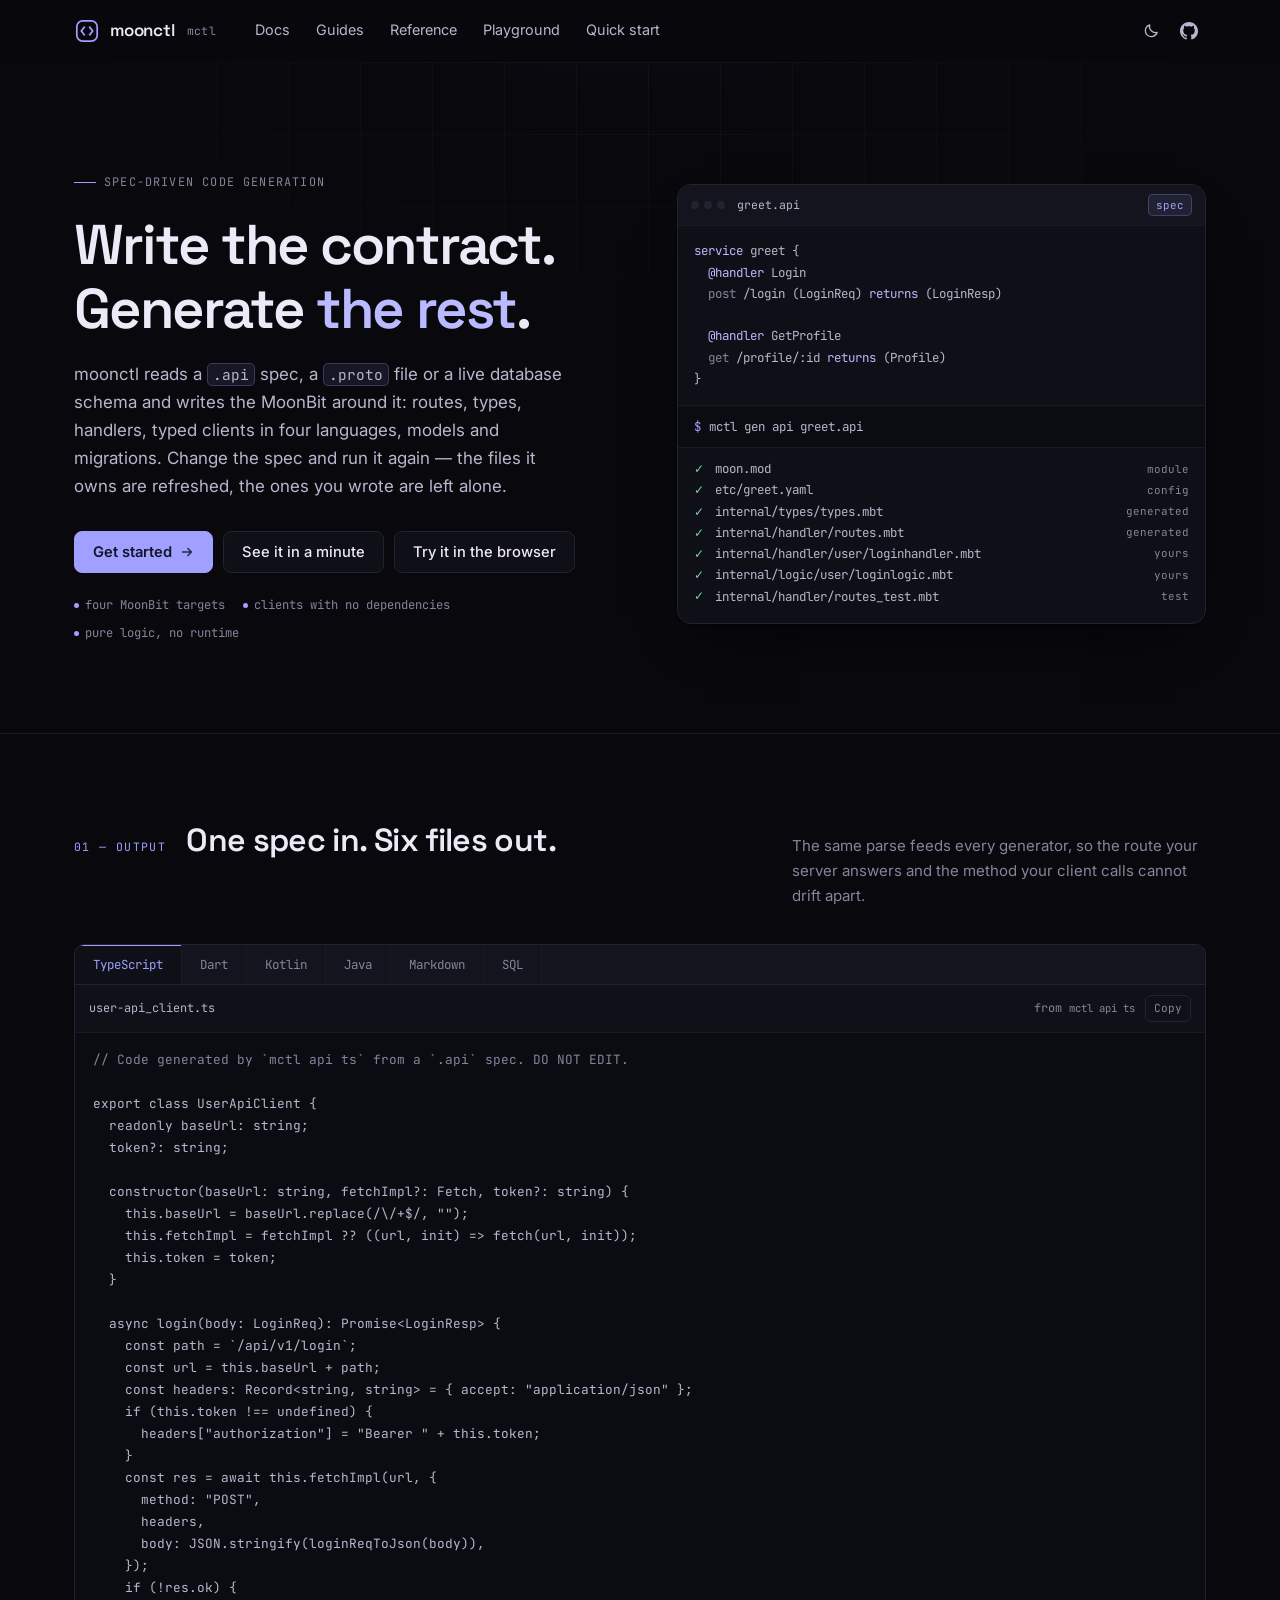
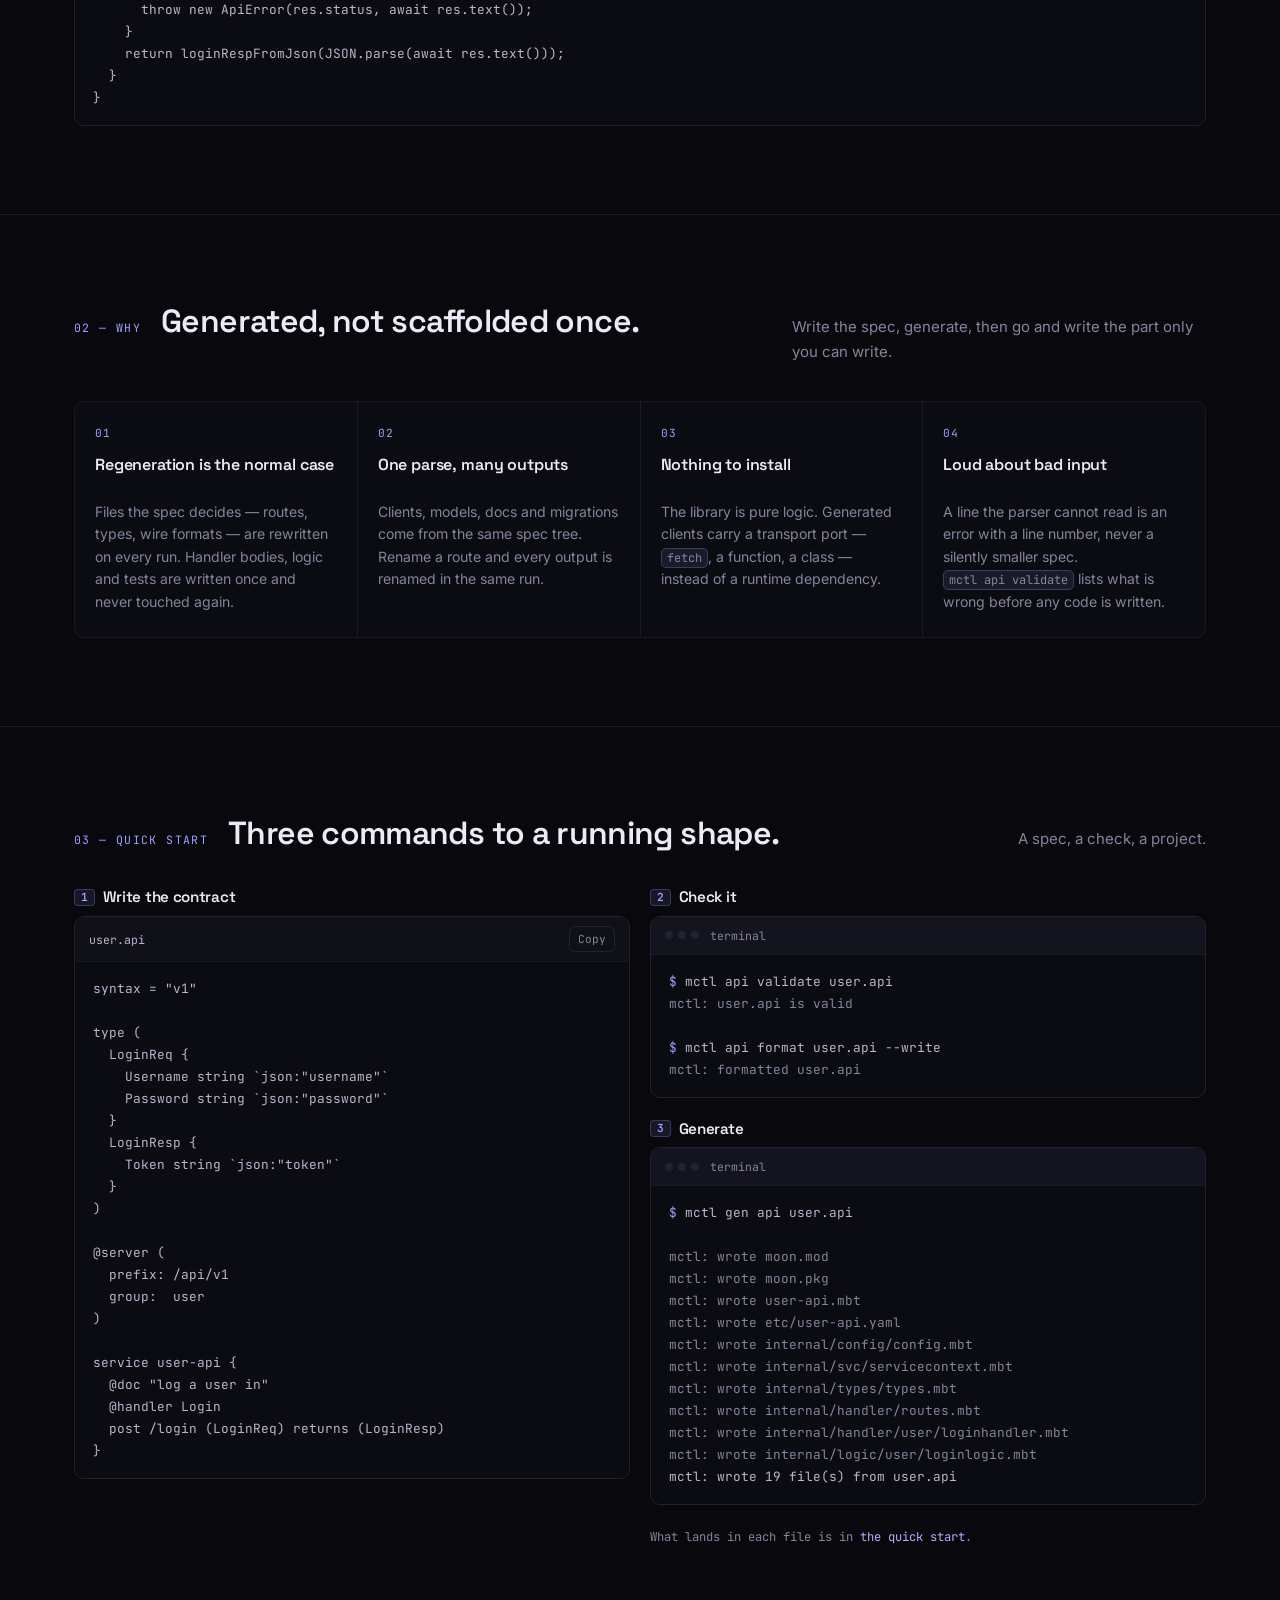
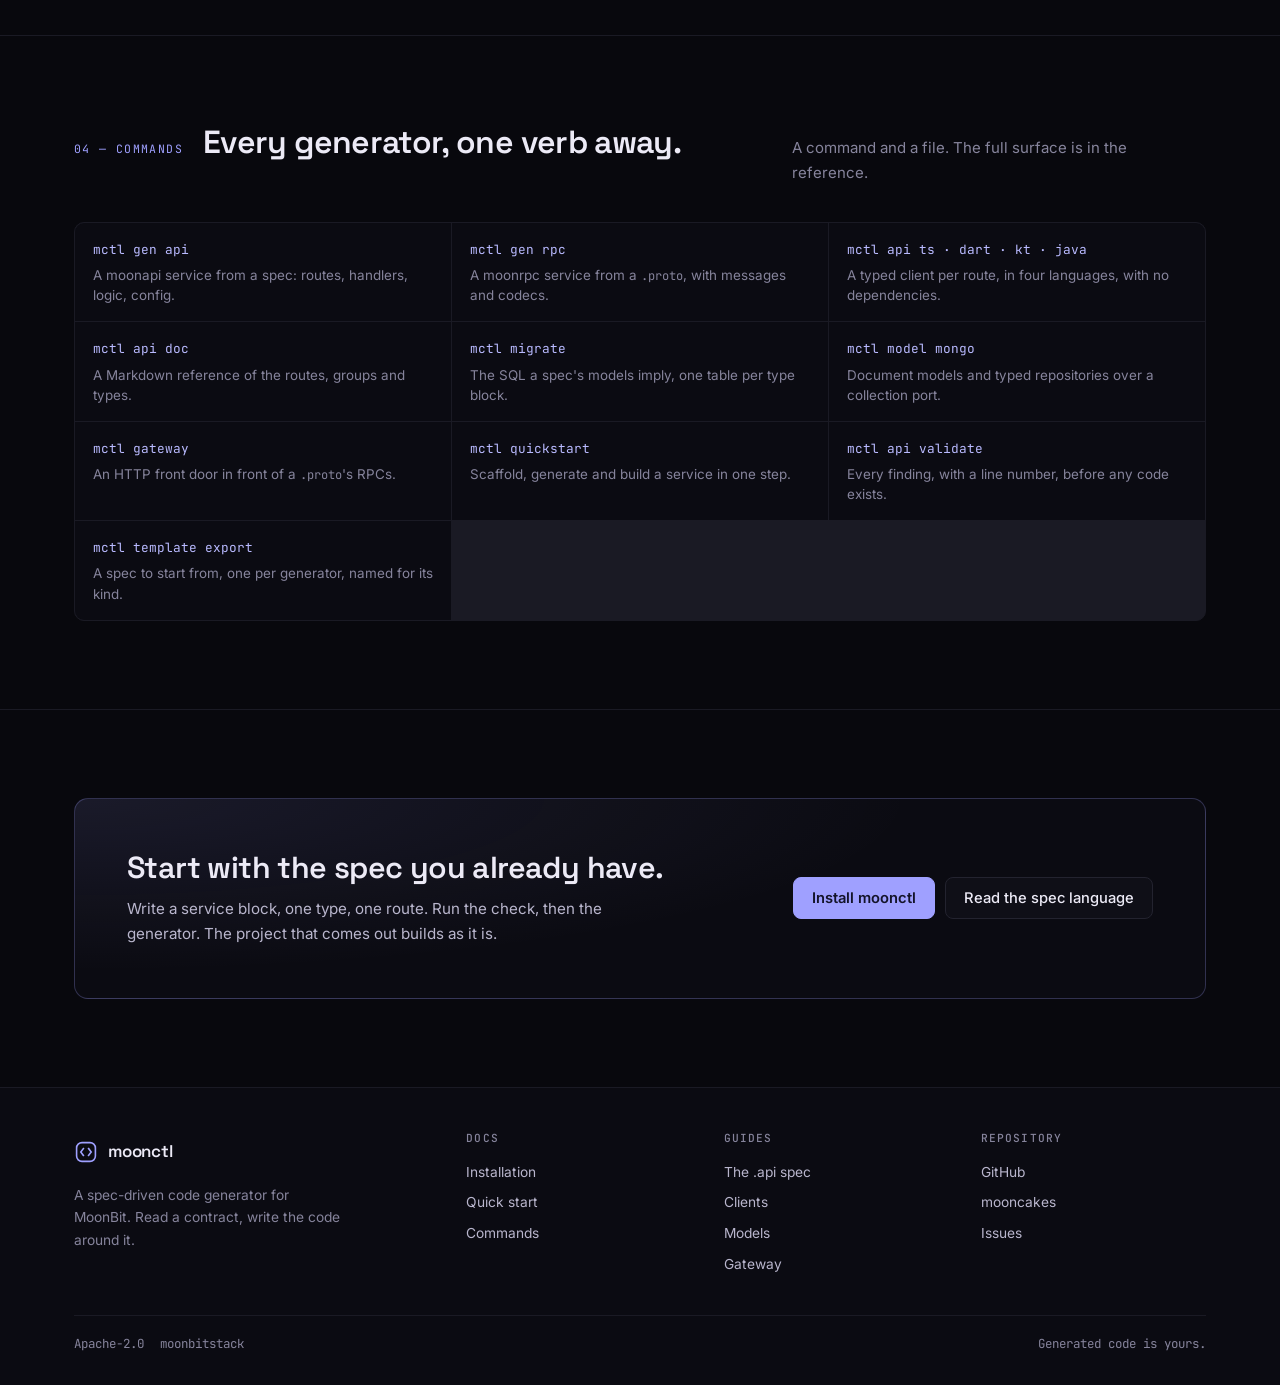
<file: docs/index.html>
<!doctype html>
<html lang="en" data-theme="dark">
<head>
<meta charset="utf-8">
<meta name="viewport" content="width=device-width, initial-scale=1">
<title>moonctl — write the contract, generate the rest</title>
<meta name="description" content="moonctl reads a .api spec, a .proto file or a database schema and writes the MoonBit around it: services, models, typed clients in four languages, migrations and a gateway.">
<meta name="theme-color" content="#08080d">
<link rel="icon" href="assets/favicon.svg" type="image/svg+xml">
<link rel="preconnect" href="https://fonts.googleapis.com">
<link rel="preconnect" href="https://fonts.gstatic.com" crossorigin>
<link href="https://fonts.googleapis.com/css2?family=Inter:wght@400;500;600&family=JetBrains+Mono:wght@400;500&family=Space+Grotesk:wght@500;600;700&display=swap" rel="stylesheet">
<link rel="stylesheet" href="assets/site.css">
<script type="module" src="assets/scrollbar.js"></script>
<script src="assets/site.js" defer></script>
</head>
<body>
<a class="skip" href="#main">Skip to content</a>

<header class="site-header">
  <div class="container">
    <a class="brand" href="index.html">
      <span class="mark" aria-hidden="true">
        <svg viewBox="0 0 24 24" width="26" height="26" fill="none" stroke="currentColor" stroke-width="1.6">
          <rect x="2.6" y="2.6" width="18.8" height="18.8" rx="5.4"/>
          <path d="M9.4 8.6 6.8 12l2.6 3.4M14.6 8.6 17.2 12l-2.6 3.4" stroke-linecap="square"/>
        </svg>
      </span>
      moonctl
      <span class="sub">mctl</span>
    </a>

    <nav class="nav" aria-label="Main">
      <a href="getting-started/installation.html">Docs</a>
      <a href="guides/api-spec.html">Guides</a>
      <a href="reference/commands.html">Reference</a>
      <a href="playground.html">Playground</a>
      <a href="getting-started/quick-start.html">Quick start</a>
    </nav>

    <div class="nav-right">
      <button class="icon-btn" type="button" data-theme-toggle aria-label="Switch theme">
        <svg class="i-moon" viewBox="0 0 24 24" width="17" height="17" fill="none" stroke="currentColor" stroke-width="1.7" stroke-linecap="round" stroke-linejoin="round">
          <path d="M20 14.5A8.5 8.5 0 0 1 9.5 4a8.5 8.5 0 1 0 10.5 10.5Z"/>
        </svg>
        <svg class="i-sun" viewBox="0 0 24 24" width="17" height="17" fill="none" stroke="currentColor" stroke-width="1.7" stroke-linecap="round">
          <circle cx="12" cy="12" r="4.2"/>
          <path d="M12 3v2M12 19v2M3 12h2M19 12h2M5.6 5.6l1.4 1.4M17 17l1.4 1.4M18.4 5.6 17 7M7 17l-1.4 1.4"/>
        </svg>
      </button>
      <a class="icon-btn" href="https://github.com/moonbitstack/moonctl" aria-label="Repository on GitHub">
        <svg viewBox="0 0 16 16" width="18" height="18" fill="currentColor" aria-hidden="true">
          <path d="M8 0C3.58 0 0 3.58 0 8c0 3.54 2.29 6.53 5.47 7.59.4.07.55-.17.55-.38 0-.19-.01-.82-.01-1.49-2.01.37-2.53-.49-2.69-.94-.09-.23-.48-.94-.82-1.13-.28-.15-.68-.52-.01-.53.63-.01 1.08.58 1.23.82.72 1.21 1.87.87 2.33.66.07-.52.28-.87.51-1.07-1.78-.2-3.64-.89-3.64-3.95 0-.87.31-1.59.82-2.15-.08-.2-.36-1.02.08-2.12 0 0 .67-.21 2.2.82.64-.18 1.32-.27 2-.27s1.36.09 2 .27c1.53-1.04 2.2-.82 2.2-.82.44 1.1.16 1.92.08 2.12.51.56.82 1.27.82 2.15 0 3.07-1.87 3.75-3.65 3.95.29.25.54.73.54 1.48 0 1.07-.01 1.93-.01 2.2 0 .21.15.46.55.38A8.01 8.01 0 0 0 16 8c0-4.42-3.58-8-8-8Z"/>
        </svg>
      </a>
      <button class="icon-btn nav-toggle" type="button" data-nav-toggle aria-label="Menu" aria-expanded="false">
        <svg viewBox="0 0 24 24" width="19" height="19" fill="none" stroke="currentColor" stroke-width="1.8" stroke-linecap="round">
          <path d="M4 7h16M4 12h16M4 17h16"/>
        </svg>
      </button>
    </div>
  </div>
</header>

<main id="main">

<section class="hero">
  <div class="container">
    <div>
      <span class="eyebrow">Spec-driven code generation</span>
      <h1>Write the contract.<br>Generate <em>the rest</em>.</h1>
      <p class="lead">
        moonctl reads a <code>.api</code> spec, a <code>.proto</code> file or a live database
        schema and writes the MoonBit around it: routes, types, handlers, typed clients in
        four languages, models and migrations. Change the spec and run it again — the files
        it owns are refreshed, the ones you wrote are left alone.
      </p>
      <div class="cta-row">
        <a class="btn btn-primary" href="getting-started/installation.html">
          Get started
          <svg viewBox="0 0 16 16" width="14" height="14" fill="none" stroke="currentColor" stroke-width="1.8" stroke-linecap="round" stroke-linejoin="round" aria-hidden="true">
            <path d="M3 8h10M9 4l4 4-4 4"/>
          </svg>
        </a>
        <a class="btn" href="getting-started/quick-start.html">See it in a minute</a>
        <a class="btn" href="playground.html">Try it in the browser</a>
      </div>
      <div class="hero-meta">
        <span><i></i>four MoonBit targets</span>
        <span><i></i>clients with no dependencies</span>
        <span><i></i>pure logic, no runtime</span>
      </div>
    </div>

    <div class="spec-card" aria-hidden="true">
      <div class="bar">
        <span class="dots"><i></i><i></i><i></i></span>
        <span class="name">greet.api</span>
        <span class="tag">spec</span>
      </div>
      <div class="spec-src"><span class="tok-key">service</span> greet {
  <span class="tok-key">@handler</span> Login
  <span class="tok-dim">post</span> /login (LoginReq) <span class="tok-key">returns</span> (LoginResp)

  <span class="tok-key">@handler</span> GetProfile
  <span class="tok-dim">get</span> /profile/:id <span class="tok-key">returns</span> (Profile)
}</div>
      <div class="run"><span class="p">$</span>mctl gen api greet.api</div>
      <div class="tree">
        <div class="tree-row"><span class="ok">✓</span><span class="path">moon.mod</span><span class="kind">module</span></div>
        <div class="tree-row"><span class="ok">✓</span><span class="path">etc/greet.yaml</span><span class="kind">config</span></div>
        <div class="tree-row"><span class="ok">✓</span><span class="path">internal/types/types.mbt</span><span class="kind">generated</span></div>
        <div class="tree-row"><span class="ok">✓</span><span class="path">internal/handler/routes.mbt</span><span class="kind">generated</span></div>
        <div class="tree-row"><span class="ok">✓</span><span class="path">internal/handler/user/loginhandler.mbt</span><span class="kind">yours</span></div>
        <div class="tree-row"><span class="ok">✓</span><span class="path">internal/logic/user/loginlogic.mbt</span><span class="kind">yours</span></div>
        <div class="tree-row"><span class="ok">✓</span><span class="path">internal/handler/routes_test.mbt</span><span class="kind">test</span></div>
      </div>
    </div>
  </div>
</section>

<section class="section">
  <div class="container">
    <div class="section-head">
      <span class="kicker">01 — Output</span>
      <h2>One spec in. Six files out.</h2>
      <p>The same parse feeds every generator, so the route your server answers and the method your client calls cannot drift apart.</p>
    </div>

    <div class="tabs" data-tabs>
      <div class="tab-bar" role="tablist" aria-label="Generated output">
        <button type="button" role="tab" data-tab aria-selected="true" aria-controls="p-ts" id="t-ts">TypeScript</button>
        <button type="button" role="tab" data-tab aria-selected="false" aria-controls="p-dart" id="t-dart" tabindex="-1">Dart</button>
        <button type="button" role="tab" data-tab aria-selected="false" aria-controls="p-kt" id="t-kt" tabindex="-1">Kotlin</button>
        <button type="button" role="tab" data-tab aria-selected="false" aria-controls="p-java" id="t-java" tabindex="-1">Java</button>
        <button type="button" role="tab" data-tab aria-selected="false" aria-controls="p-md" id="t-md" tabindex="-1">Markdown</button>
        <button type="button" role="tab" data-tab aria-selected="false" aria-controls="p-sql" id="t-sql" tabindex="-1">SQL</button>
      </div>

      <div class="tab-panel" data-panel data-active="true" id="p-ts" role="tabpanel" aria-labelledby="t-ts">
        <div class="panel-head">
          <span class="file">user-api_client.ts</span>
          <span class="lines">from <code>mctl api ts</code></span>
          <button class="copy" type="button" data-copy>Copy</button>
        </div>
<pre><span class="c">// Code generated by `mctl api ts` from a `.api` spec. DO NOT EDIT.</span>

export class UserApiClient {
  readonly baseUrl: string;
  token?: string;

  constructor(baseUrl: string, fetchImpl?: Fetch, token?: string) {
    this.baseUrl = baseUrl.replace(/\/+$/, "");
    this.fetchImpl = fetchImpl ?? ((url, init) =&gt; fetch(url, init));
    this.token = token;
  }

  async login(body: LoginReq): Promise&lt;LoginResp&gt; {
    const path = `/api/v1/login`;
    const url = this.baseUrl + path;
    const headers: Record&lt;string, string&gt; = { accept: "application/json" };
    if (this.token !== undefined) {
      headers["authorization"] = "Bearer " + this.token;
    }
    const res = await this.fetchImpl(url, {
      method: "POST",
      headers,
      body: JSON.stringify(loginReqToJson(body)),
    });
    if (!res.ok) {
      throw new ApiError(res.status, await res.text());
    }
    return loginRespFromJson(JSON.parse(await res.text()));
  }
}</pre>
      </div>

      <div class="tab-panel" data-panel id="p-dart" role="tabpanel" aria-labelledby="t-dart">
        <div class="panel-head">
          <span class="file">user-api_client.dart</span>
          <span class="lines">from <code>mctl api dart</code></span>
          <button class="copy" type="button" data-copy>Copy</button>
        </div>
<pre><span class="c">// Code generated by `mctl api dart` from a `.api` spec. DO NOT EDIT.</span>

import 'dart:convert';

class UserApiClient {
  UserApiClient({required String baseUrl, required this.send, this.token})
      : baseUrl = baseUrl.replaceAll(RegExp(r'/+$'), '');

  final String baseUrl;
  final Send send;
  final String? token;

  Future&lt;LoginResp&gt; login(LoginReq body) async {
    final path = '/api/v1/login';
    final url = Uri.parse('$baseUrl$path');
    final headers = &lt;String, String&gt;{'accept': 'application/json'};
    if (token != null) {
      headers['authorization'] = 'Bearer $token';
    }
    final res = await send('POST', url, headers, jsonEncode(body.toJson()));
    if (!res.ok) {
      throw ApiException(res.status, res.body);
    }
    return LoginResp.fromJson(jsonDecode(res.body) as Map&lt;String, dynamic&gt;);
  }
}</pre>
      </div>

      <div class="tab-panel" data-panel id="p-kt" role="tabpanel" aria-labelledby="t-kt">
        <div class="panel-head">
          <span class="file">user-api_client.kt</span>
          <span class="lines">from <code>mctl api kt</code></span>
          <button class="copy" type="button" data-copy>Copy</button>
        </div>
<pre><span class="c">// Code generated by `mctl api kt` from a `.api` spec. DO NOT EDIT.</span>

class UserApiClient(
    private val baseUrl: String,
    private val transport: Transport,
    private val codec: Codec,
    private var token: String? = null,
) {
    fun login(body: LoginReq): LoginResp {
        val path = "/api/v1/login"
        val url = baseUrl + path
        val headers = linkedMapOf("accept" to "application/json")
        token?.let { headers["authorization"] = "Bearer " + it }
        val res = transport.send("POST", url, headers, codec.encode(body))
        if (!res.ok) {
            throw ApiException(res.status, res.body)
        }
        return LoginResp.fromWire(codec.decode(res.body))
    }

    fun getProfile(id: String): Profile {
        val path = "/api/v1/profile/" + enc(id)
        val res = transport.send("GET", baseUrl + path, linkedMapOf("accept" to "application/json"), null)
        if (!res.ok) {
            throw ApiException(res.status, res.body)
        }
        return Profile.fromWire(codec.decode(res.body))
    }
}</pre>
      </div>

      <div class="tab-panel" data-panel id="p-java" role="tabpanel" aria-labelledby="t-java">
        <div class="panel-head">
          <span class="file">UserApiClient.java</span>
          <span class="lines">from <code>mctl api java</code></span>
          <button class="copy" type="button" data-copy>Copy</button>
        </div>
<pre><span class="c">// Code generated by `mctl api java` from a `.api` spec. DO NOT EDIT.</span>

public final class UserApiClient {
    public Profile getProfile(String id) {
        String path = "/api/v1/profile/" + enc(id);
        String url = baseUrl + path;
        Map&lt;String, String&gt; headers = new LinkedHashMap&lt;&gt;();
        headers.put("accept", "application/json");
        if (token != null) {
            headers.put("authorization", "Bearer " + token);
        }
        RawResponse res = transport.send("GET", url, headers, null);
        if (!res.ok()) {
            throw new ApiException(res.status, res.body);
        }
        return Profile.fromWire(codec.decode(res.body));
    }
}</pre>
      </div>

      <div class="tab-panel" data-panel id="p-md" role="tabpanel" aria-labelledby="t-md">
        <div class="panel-head">
          <span class="file">user-api_api.md</span>
          <span class="lines">from <code>mctl api doc</code></span>
          <button class="copy" type="button" data-copy>Copy</button>
        </div>
<pre># user-api

A MoonAPI service with 2 route(s) and 3 type(s).

## Routes

| Method | Path | Handler | Request | Response | Description |
| --- | --- | --- | --- | --- | --- |
| POST | `/api/v1/login` | `Login` | `LoginReq` | `LoginResp` | log a user in |
| GET | `/api/v1/profile/:id` | `GetProfile` | — | `Profile` | — |

### Groups

| Group | Prefix | JWT | Middleware | Max body | Timeout |
| --- | --- | --- | --- | --- | --- |
| `user` | `/api/v1` | — | — | — | — |

### Profile

| Field | Type | In | Required | Constraints |
| --- | --- | --- | --- | --- |
| `id` | `Int64` | path | yes |  |
| `name` | `String` | body | yes |  |</pre>
      </div>

      <div class="tab-panel" data-panel id="p-sql" role="tabpanel" aria-labelledby="t-sql">
        <div class="panel-head">
          <span class="file">user-api_migrate.sql</span>
          <span class="lines">from <code>mctl migrate</code></span>
          <button class="copy" type="button" data-copy>Copy</button>
        </div>
<pre><span class="c">-- One table per `type` block of the spec. A spec says what a value looks
-- like, not what the database should enforce: indexes, uniqueness and foreign
-- keys are yours to add.</span>

CREATE TABLE IF NOT EXISTS `profiles` (
  `id` BIGINT NOT NULL,
  `name` VARCHAR(191) NOT NULL,
  PRIMARY KEY (`id`)
);

CREATE TABLE IF NOT EXISTS `login_reqs` (
  `username` VARCHAR(191) NOT NULL,
  `password` VARCHAR(191) NOT NULL
);</pre>
      </div>
    </div>
  </div>
</section>

<section class="section">
  <div class="container">
    <div class="section-head">
      <span class="kicker">02 — Why</span>
      <h2>Generated, not scaffolded once.</h2>
      <p>Write the spec, generate, then go and write the part only you can write.</p>
    </div>

    <div class="card-grid">
      <article class="card">
        <span class="num">01</span>
        <h3>Regeneration is the normal case</h3>
        <p>Files the spec decides — routes, types, wire formats — are rewritten on every run. Handler bodies, logic and tests are written once and never touched again.</p>
      </article>
      <article class="card">
        <span class="num">02</span>
        <h3>One parse, many outputs</h3>
        <p>Clients, models, docs and migrations come from the same spec tree. Rename a route and every output is renamed in the same run.</p>
      </article>
      <article class="card">
        <span class="num">03</span>
        <h3>Nothing to install</h3>
        <p>The library is pure logic. Generated clients carry a transport port — <code>fetch</code>, a function, a class — instead of a runtime dependency.</p>
      </article>
      <article class="card">
        <span class="num">04</span>
        <h3>Loud about bad input</h3>
        <p>A line the parser cannot read is an error with a line number, never a silently smaller spec. <code>mctl api validate</code> lists what is wrong before any code is written.</p>
      </article>
    </div>
  </div>
</section>

<section class="section">
  <div class="container">
    <div class="section-head">
      <span class="kicker">03 — Quick start</span>
      <h2>Three commands to a running shape.</h2>
      <p>A spec, a check, a project.</p>
    </div>

    <div class="split">
      <div>
        <h3><span class="step">1</span> Write the contract</h3>
        <div class="code">
          <div class="code-head"><span class="file">user.api</span><button class="copy" type="button" data-copy>Copy</button></div>
<pre>syntax = "v1"

type (
  LoginReq {
    Username string `json:"username"`
    Password string `json:"password"`
  }
  LoginResp {
    Token string `json:"token"`
  }
)

@server (
  prefix: /api/v1
  group:  user
)

service user-api {
  @doc "log a user in"
  @handler Login
  post /login (LoginReq) returns (LoginResp)
}</pre>
        </div>

      </div>

      <div>
        <h3><span class="step">2</span> Check it</h3>
        <div class="term">
          <div class="term-bar"><span class="dots"><i></i><i></i><i></i></span>terminal</div>
<pre><span class="p">$</span> mctl api validate user.api
<span class="out">mctl: user.api is valid</span>

<span class="p">$</span> mctl api format user.api --write
<span class="out">mctl: formatted user.api</span></pre>
        </div>

        <h3><span class="step">3</span> Generate</h3>
        <div class="term">
          <div class="term-bar"><span class="dots"><i></i><i></i><i></i></span>terminal</div>
<pre><span class="p">$</span> mctl gen api user.api

<span class="out">mctl: wrote moon.mod
mctl: wrote moon.pkg
mctl: wrote user-api.mbt
mctl: wrote etc/user-api.yaml
mctl: wrote internal/config/config.mbt
mctl: wrote internal/svc/servicecontext.mbt
mctl: wrote internal/types/types.mbt
mctl: wrote internal/handler/routes.mbt
mctl: wrote internal/handler/user/loginhandler.mbt
mctl: wrote internal/logic/user/loginlogic.mbt</span>
mctl: wrote 19 file(s) from user.api</pre>
        </div>

        <p class="note-line">What lands in each file is in <a href="getting-started/quick-start.html">the quick start</a>.</p>
      </div>
    </div>
  </div>
</section>
<section class="section">
  <div class="container">
    <div class="section-head">
      <span class="kicker">04 — Commands</span>
      <h2>Every generator, one verb away.</h2>
      <p>A command and a file. The full surface is in the reference.</p>
    </div>

    <div class="cmd-grid">
      <a href="reference/commands.html#gen-api">
        <span class="cmd">mctl gen api</span>
        <span class="what">A moonapi service from a spec: routes, handlers, logic, config.</span>
      </a>
      <a href="reference/commands.html#gen-rpc">
        <span class="cmd">mctl gen rpc</span>
        <span class="what">A moonrpc service from a <code>.proto</code>, with messages and codecs.</span>
      </a>
      <a href="guides/clients.html">
        <span class="cmd">mctl api ts · dart · kt · java</span>
        <span class="what">A typed client per route, in four languages, with no dependencies.</span>
      </a>
      <a href="reference/commands.html#api-doc">
        <span class="cmd">mctl api doc</span>
        <span class="what">A Markdown reference of the routes, groups and types.</span>
      </a>
      <a href="reference/commands.html#migrate">
        <span class="cmd">mctl migrate</span>
        <span class="what">The SQL a spec's models imply, one table per type block.</span>
      </a>
      <a href="guides/models.html">
        <span class="cmd">mctl model mongo</span>
        <span class="what">Document models and typed repositories over a collection port.</span>
      </a>
      <a href="guides/gateway.html">
        <span class="cmd">mctl gateway</span>
        <span class="what">An HTTP front door in front of a <code>.proto</code>'s RPCs.</span>
      </a>
      <a href="reference/commands.html#quickstart">
        <span class="cmd">mctl quickstart</span>
        <span class="what">Scaffold, generate and build a service in one step.</span>
      </a>
      <a href="guides/api-spec.html#validate">
        <span class="cmd">mctl api validate</span>
        <span class="what">Every finding, with a line number, before any code exists.</span>
      </a>
      <a href="reference/commands.html#templates">
        <span class="cmd">mctl template export</span>
        <span class="what">A spec to start from, one per generator, named for its kind.</span>
      </a>
    </div>
  </div>
</section>

<section class="section">
  <div class="container">
    <div class="cta">
      <div>
        <h2>Start with the spec you already have.</h2>
        <p>Write a service block, one type, one route. Run the check, then the generator. The project that comes out builds as it is.</p>
      </div>
      <div class="cta-row">
        <a class="btn btn-primary" href="getting-started/installation.html">Install moonctl</a>
        <a class="btn" href="guides/api-spec.html">Read the spec language</a>
      </div>
    </div>
  </div>
</section>

</main>

<footer class="site-footer">
  <div class="container">
    <div class="footer-grid">
      <div class="footer-brand">
        <a class="brand" href="index.html">
          <span class="mark" aria-hidden="true">
            <svg viewBox="0 0 24 24" width="24" height="24" fill="none" stroke="currentColor" stroke-width="1.6">
              <rect x="2.6" y="2.6" width="18.8" height="18.8" rx="5.4"/>
              <path d="M9.4 8.6 6.8 12l2.6 3.4M14.6 8.6 17.2 12l-2.6 3.4" stroke-linecap="square"/>
            </svg>
          </span>
          moonctl
        </a>
        <p>A spec-driven code generator for MoonBit. Read a contract, write the code around it.</p>
      </div>

      <div class="footer-col">
        <h4>Docs</h4>
        <a href="getting-started/installation.html">Installation</a>
        <a href="getting-started/quick-start.html">Quick start</a>
        <a href="reference/commands.html">Commands</a>
      </div>

      <div class="footer-col">
        <h4>Guides</h4>
        <a href="guides/api-spec.html">The .api spec</a>
        <a href="guides/clients.html">Clients</a>
        <a href="guides/models.html">Models</a>
        <a href="guides/gateway.html">Gateway</a>
      </div>

      <div class="footer-col">
        <h4>Repository</h4>
        <a href="https://github.com/moonbitstack/moonctl">GitHub</a>
        <a href="https://mooncakes.io/docs/moonbitstack/moonctl">mooncakes</a>
        <a href="https://github.com/moonbitstack/moonctl/issues">Issues</a>
      </div>
    </div>

    <div class="footer-bottom">
      <span>Apache-2.0</span>
      <span>moonbitstack</span>
      <span class="right">Generated code is yours.</span>
    </div>
  </div>
</footer>

</body>
</html>
</file>
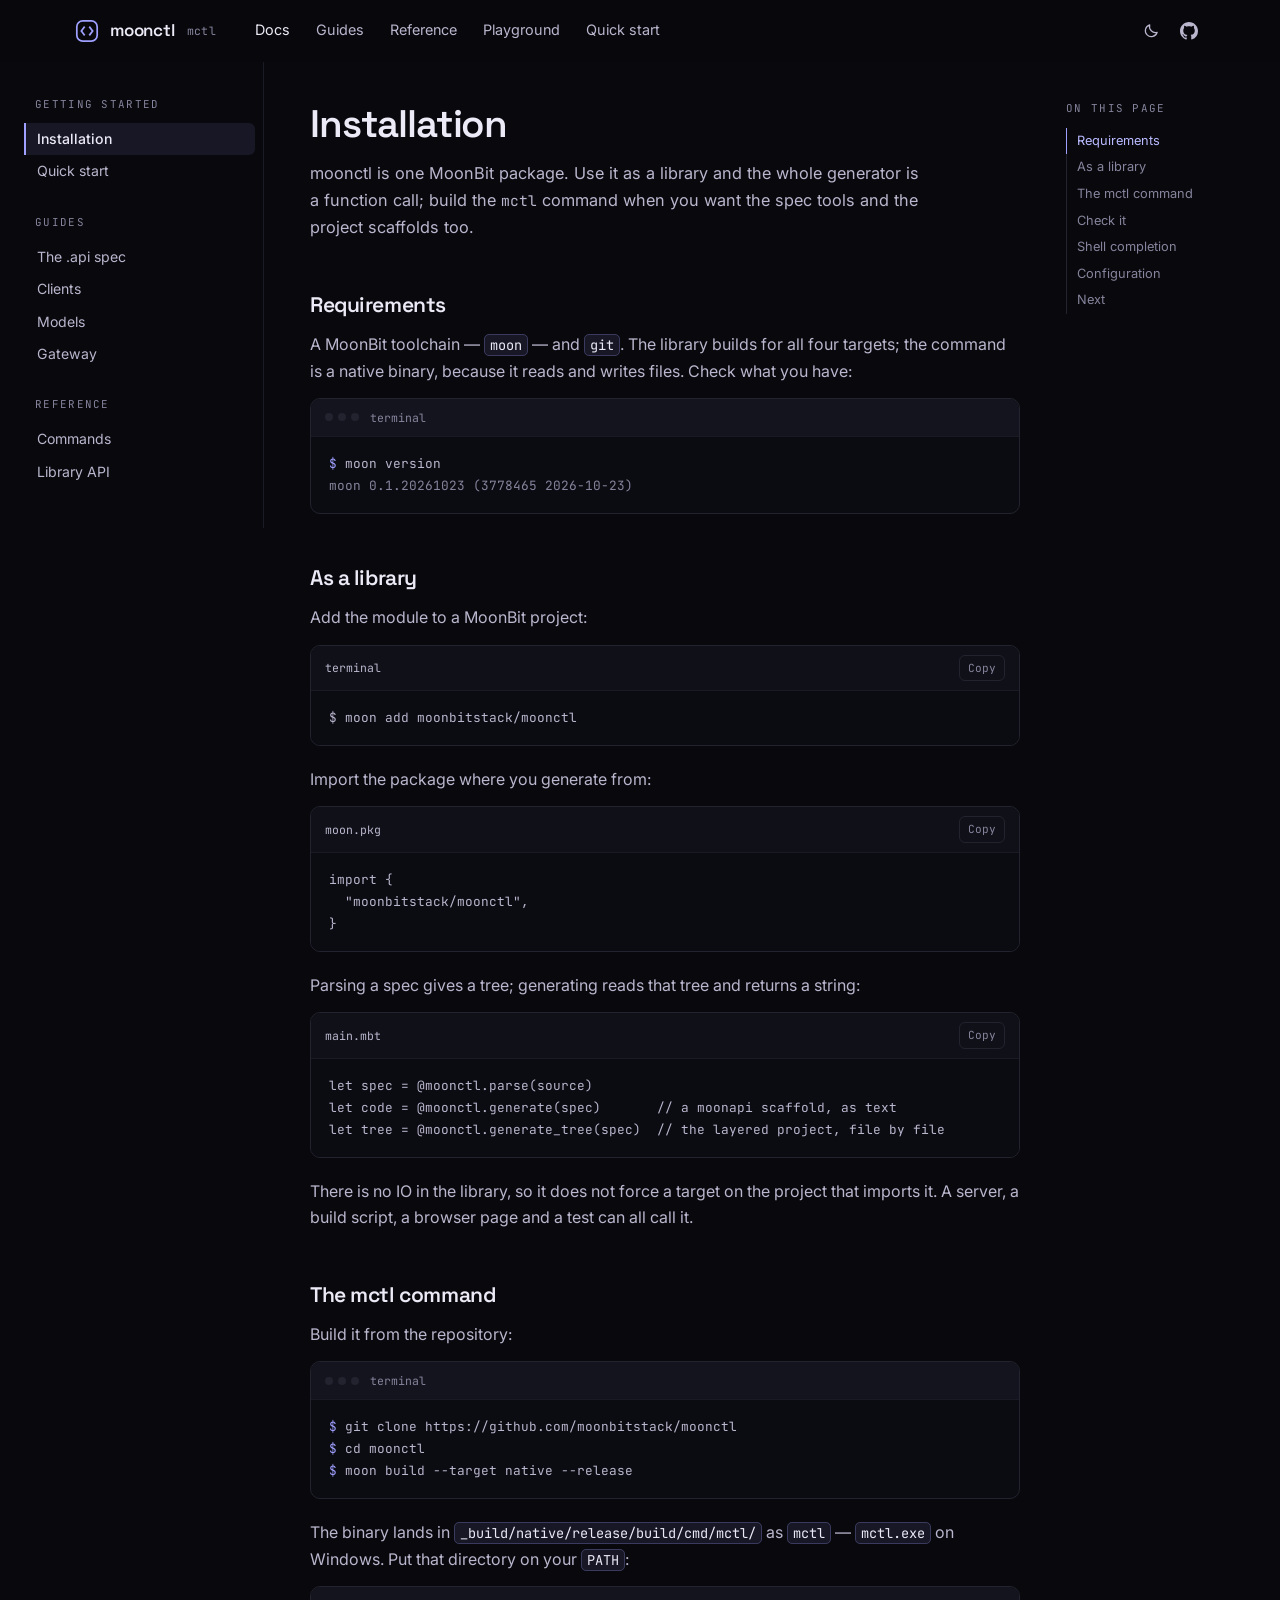
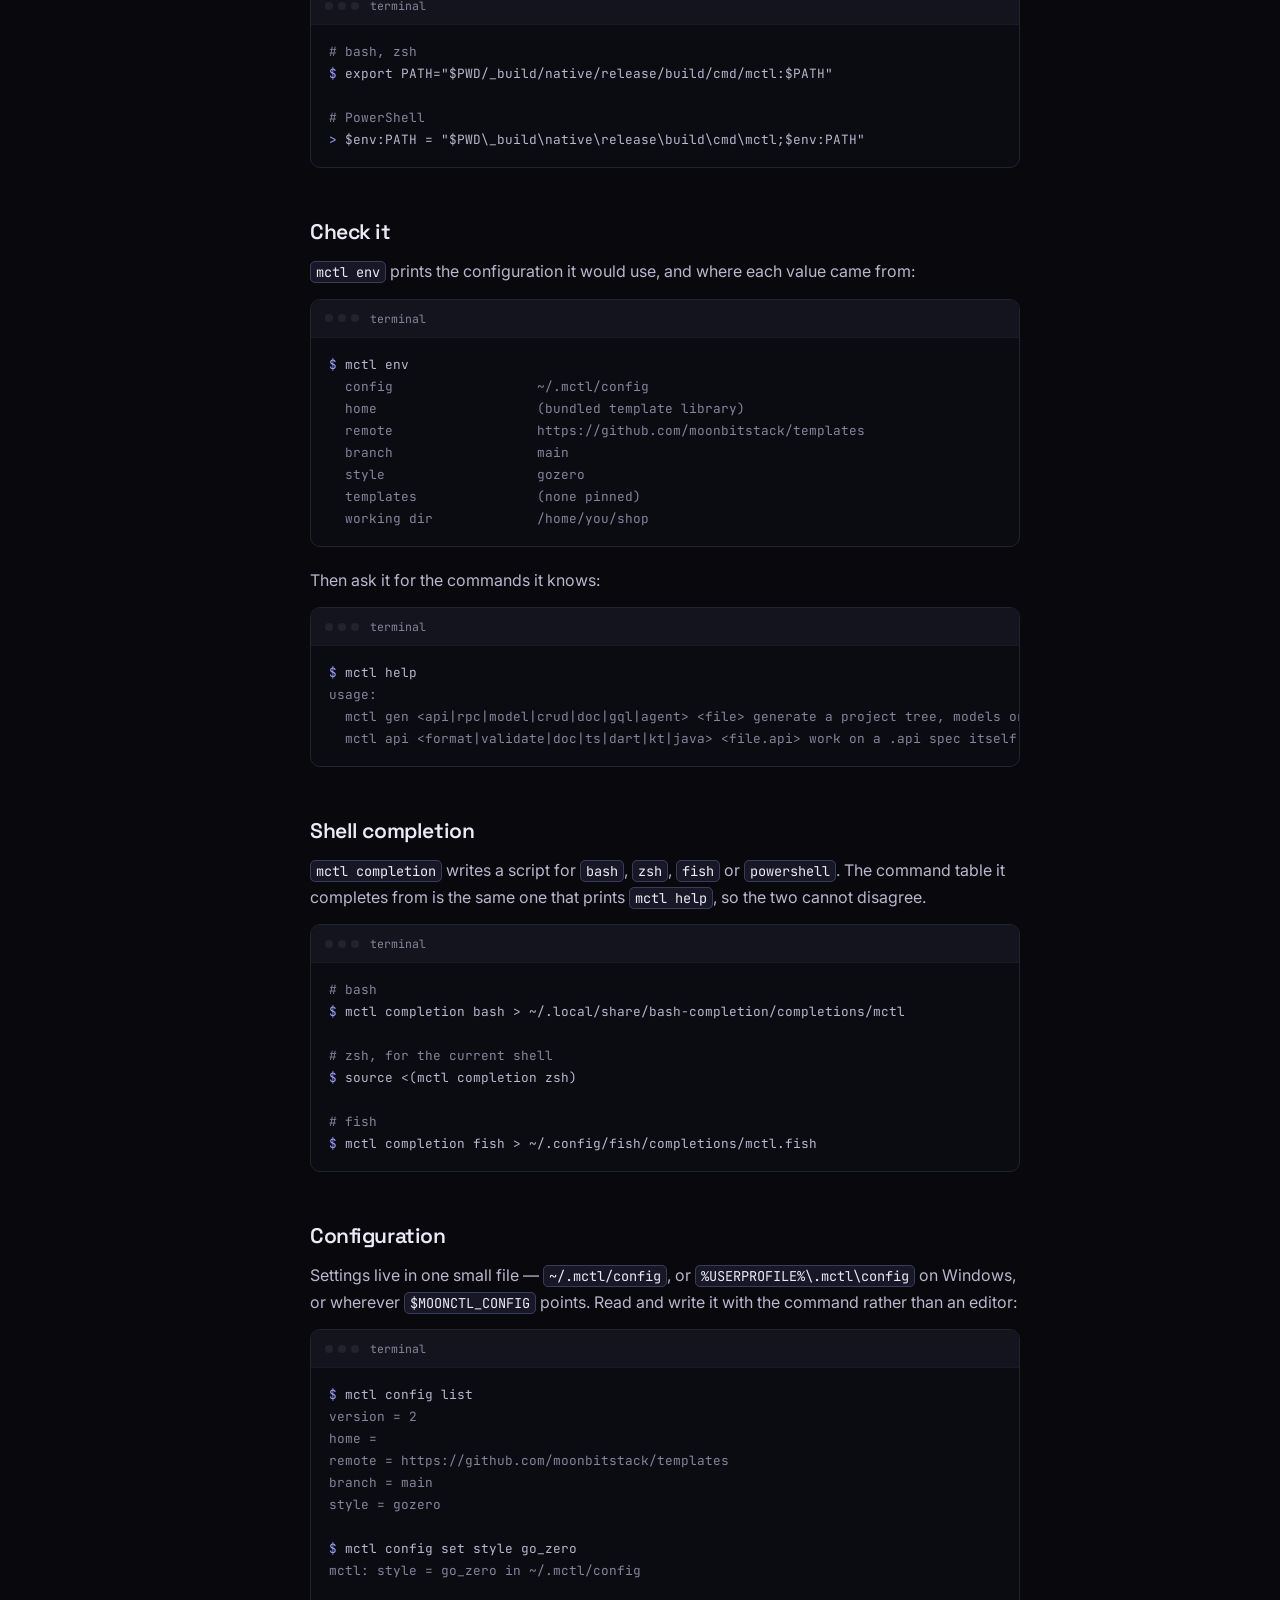
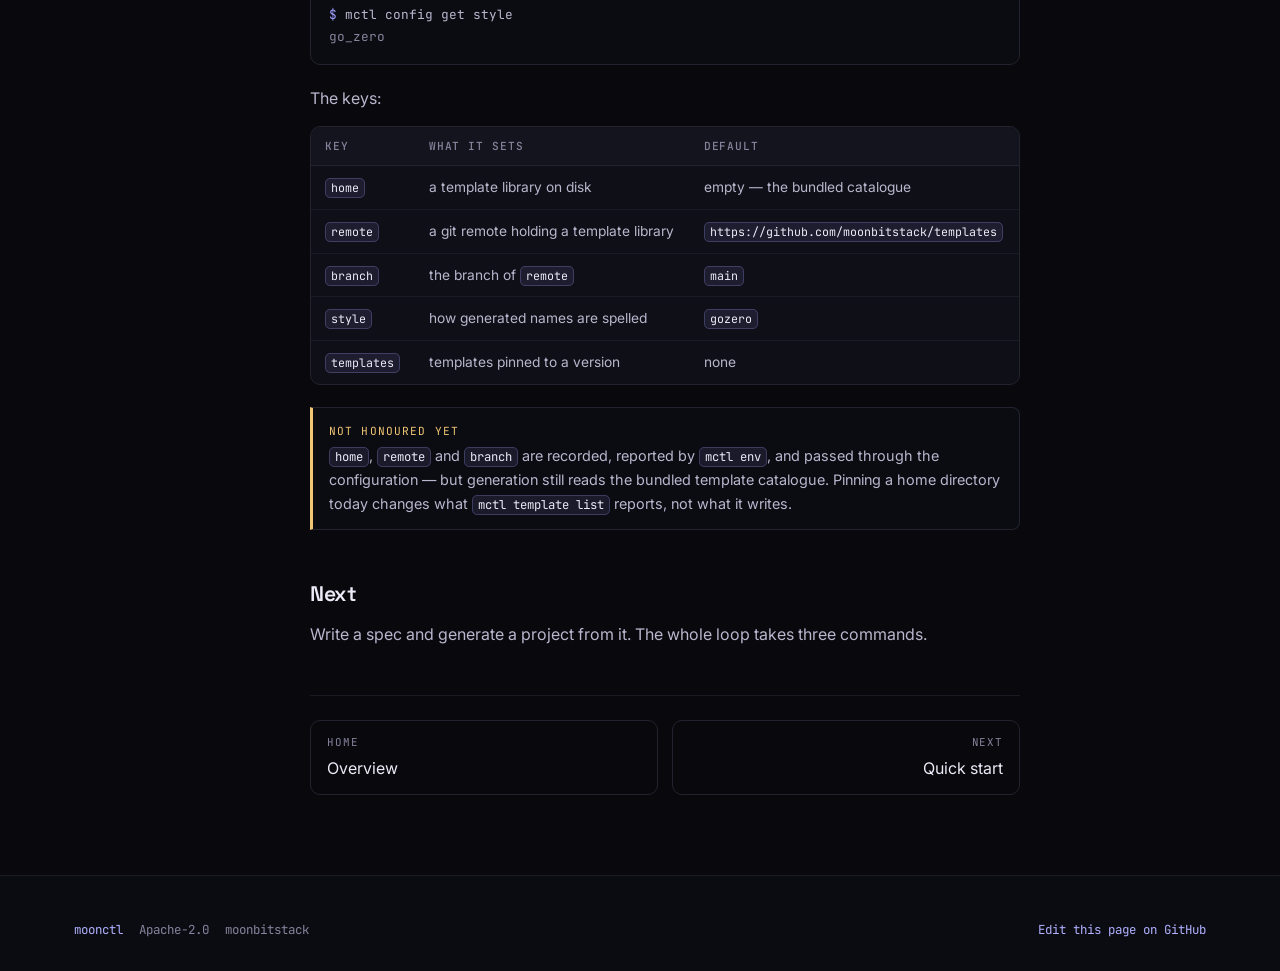
<file: docs/getting-started/installation.html>
<!doctype html>
<html lang="en" data-theme="dark">
<head>
<meta charset="utf-8">
<meta name="viewport" content="width=device-width, initial-scale=1">
<title>Installation — moonctl</title>
<meta name="description" content="Install moonctl as a MoonBit library, or build the mctl command and put it on your PATH.">
<meta name="theme-color" content="#08080d">
<link rel="icon" href="../assets/favicon.svg" type="image/svg+xml">
<link rel="preconnect" href="https://fonts.googleapis.com">
<link rel="preconnect" href="https://fonts.gstatic.com" crossorigin>
<link href="https://fonts.googleapis.com/css2?family=Inter:wght@400;500;600&family=JetBrains+Mono:wght@400;500&family=Space+Grotesk:wght@500;600;700&display=swap" rel="stylesheet">
<link rel="stylesheet" href="../assets/site.css">
<script type="module" src="../assets/scrollbar.js"></script>
<script src="../assets/site.js" defer></script>
</head>
<body>
<a class="skip" href="#main">Skip to content</a>

<header class="site-header">
  <div class="container">
    <a class="brand" href="../index.html">
      <span class="mark" aria-hidden="true">
        <svg viewBox="0 0 24 24" width="26" height="26" fill="none" stroke="currentColor" stroke-width="1.6">
          <rect x="2.6" y="2.6" width="18.8" height="18.8" rx="5.4"/>
          <path d="M9.4 8.6 6.8 12l2.6 3.4M14.6 8.6 17.2 12l-2.6 3.4" stroke-linecap="square"/>
        </svg>
      </span>
      moonctl
      <span class="sub">mctl</span>
    </a>
    <nav class="nav" aria-label="Main">
      <a href="../getting-started/installation.html" aria-current="true">Docs</a>
      <a href="../guides/api-spec.html">Guides</a>
      <a href="../reference/commands.html">Reference</a>
      <a href="../playground.html">Playground</a>
      <a href="../getting-started/quick-start.html">Quick start</a>
    </nav>
    <div class="nav-right">
      <button class="icon-btn" type="button" data-theme-toggle aria-label="Switch theme">
        <svg class="i-moon" viewBox="0 0 24 24" width="17" height="17" fill="none" stroke="currentColor" stroke-width="1.7" stroke-linecap="round" stroke-linejoin="round">
          <path d="M20 14.5A8.5 8.5 0 0 1 9.5 4a8.5 8.5 0 1 0 10.5 10.5Z"/>
        </svg>
        <svg class="i-sun" viewBox="0 0 24 24" width="17" height="17" fill="none" stroke="currentColor" stroke-width="1.7" stroke-linecap="round">
          <circle cx="12" cy="12" r="4.2"/>
          <path d="M12 3v2M12 19v2M3 12h2M19 12h2M5.6 5.6l1.4 1.4M17 17l1.4 1.4M18.4 5.6 17 7M7 17l-1.4 1.4"/>
        </svg>
      </button>
      <a class="icon-btn" href="https://github.com/moonbitstack/moonctl" aria-label="Repository on GitHub">
        <svg viewBox="0 0 16 16" width="18" height="18" fill="currentColor" aria-hidden="true">
          <path d="M8 0C3.58 0 0 3.58 0 8c0 3.54 2.29 6.53 5.47 7.59.4.07.55-.17.55-.38 0-.19-.01-.82-.01-1.49-2.01.37-2.53-.49-2.69-.94-.09-.23-.48-.94-.82-1.13-.28-.15-.68-.52-.01-.53.63-.01 1.08.58 1.23.82.72 1.21 1.87.87 2.33.66.07-.52.28-.87.51-1.07-1.78-.2-3.64-.89-3.64-3.95 0-.87.31-1.59.82-2.15-.08-.2-.36-1.02.08-2.12 0 0 .67-.21 2.2.82.64-.18 1.32-.27 2-.27s1.36.09 2 .27c1.53-1.04 2.2-.82 2.2-.82.44 1.1.16 1.92.08 2.12.51.56.82 1.27.82 2.15 0 3.07-1.87 3.75-3.65 3.95.29.25.54.73.54 1.48 0 1.07-.01 1.93-.01 2.2 0 .21.15.46.55.38A8.01 8.01 0 0 0 16 8c0-4.42-3.58-8-8-8Z"/>
        </svg>
      </a>
      <button class="icon-btn nav-toggle" type="button" data-nav-toggle aria-label="Menu" aria-expanded="false">
        <svg viewBox="0 0 24 24" width="19" height="19" fill="none" stroke="currentColor" stroke-width="1.8" stroke-linecap="round">
          <path d="M4 7h16M4 12h16M4 17h16"/>
        </svg>
      </button>
    </div>
  </div>
</header>

<div class="docs-wrap">
  <aside class="side" id="side">
    <div class="side-group">
      <span class="label">Getting started</span>
      <a href="../getting-started/installation.html" aria-current="page">Installation</a>
      <a href="../getting-started/quick-start.html">Quick start</a>
    </div>
    <div class="side-group">
      <span class="label">Guides</span>
      <a href="../guides/api-spec.html">The .api spec</a>
      <a href="../guides/clients.html">Clients</a>
      <a href="../guides/models.html">Models</a>
      <a href="../guides/gateway.html">Gateway</a>
    </div>
    <div class="side-group">
      <span class="label">Reference</span>
      <a href="../reference/commands.html">Commands</a>
      <a href="../reference/api.html">Library API</a>
    </div>
  </aside>

  <main class="doc" id="main">
    <button class="side-toggle" type="button" data-side-toggle aria-expanded="false">Contents</button>

    <h1>Installation</h1>
    <p class="lede">
      moonctl is one MoonBit package. Use it as a library and the whole generator is a
      function call; build the <code>mctl</code> command when you want the spec tools and
      the project scaffolds too.
    </p>

    <div class="prose">
      <h2 id="requirements">Requirements <a class="anchor" href="#requirements">#</a></h2>
      <p>
        A MoonBit toolchain — <code>moon</code> — and <code>git</code>. The library builds for
        all four targets; the command is a native binary, because it reads and writes files.
        Check what you have:
      </p>
      <div class="term">
        <div class="term-bar"><span class="dots"><i></i><i></i><i></i></span>terminal</div>
<pre><span class="p">$</span> moon version
<span class="out">moon 0.1.20261023 (3778465 2026-10-23)</span></pre>
      </div>

      <h2 id="library">As a library <a class="anchor" href="#library">#</a></h2>
      <p>Add the module to a MoonBit project:</p>
      <div class="code">
        <div class="code-head"><span class="file">terminal</span><button class="copy" type="button" data-copy>Copy</button></div>
<pre>$ moon add moonbitstack/moonctl</pre>
      </div>
      <p>Import the package where you generate from:</p>
      <div class="code">
        <div class="code-head"><span class="file">moon.pkg</span><button class="copy" type="button" data-copy>Copy</button></div>
<pre>import {
  "moonbitstack/moonctl",
}</pre>
      </div>
      <p>Parsing a spec gives a tree; generating reads that tree and returns a string:</p>
      <div class="code">
        <div class="code-head"><span class="file">main.mbt</span><button class="copy" type="button" data-copy>Copy</button></div>
<pre>let spec = @moonctl.parse(source)
let code = @moonctl.generate(spec)       // a moonapi scaffold, as text
let tree = @moonctl.generate_tree(spec)  // the layered project, file by file</pre>
      </div>
      <p>
        There is no IO in the library, so it does not force a target on the project that
        imports it. A server, a build script, a browser page and a test can all call it.
      </p>

      <h2 id="command">The mctl command <a class="anchor" href="#command">#</a></h2>
      <p>Build it from the repository:</p>
      <div class="term">
        <div class="term-bar"><span class="dots"><i></i><i></i><i></i></span>terminal</div>
<pre><span class="p">$</span> git clone https://github.com/moonbitstack/moonctl
<span class="p">$</span> cd moonctl
<span class="p">$</span> moon build --target native --release</pre>
      </div>
      <p>
        The binary lands in <code>_build/native/release/build/cmd/mctl/</code> as
        <code>mctl</code> — <code>mctl.exe</code> on Windows. Put that directory on your
        <code>PATH</code>:
      </p>
      <div class="term">
        <div class="term-bar"><span class="dots"><i></i><i></i><i></i></span>terminal</div>
<pre><span class="c"># bash, zsh</span>
<span class="p">$</span> export PATH="$PWD/_build/native/release/build/cmd/mctl:$PATH"

<span class="c"># PowerShell</span>
<span class="p">&gt;</span> $env:PATH = "$PWD\_build\native\release\build\cmd\mctl;$env:PATH"</pre>
      </div>

      <h2 id="check">Check it <a class="anchor" href="#check">#</a></h2>
      <p><code>mctl env</code> prints the configuration it would use, and where each value came from:</p>
      <div class="term">
        <div class="term-bar"><span class="dots"><i></i><i></i><i></i></span>terminal</div>
<pre><span class="p">$</span> mctl env
<span class="out">  config                  ~/.mctl/config
  home                    (bundled template library)
  remote                  https://github.com/moonbitstack/templates
  branch                  main
  style                   gozero
  templates               (none pinned)
  working dir             /home/you/shop</span></pre>
      </div>
      <p>Then ask it for the commands it knows:</p>
      <div class="term">
        <div class="term-bar"><span class="dots"><i></i><i></i><i></i></span>terminal</div>
<pre><span class="p">$</span> mctl help
<span class="out">usage:
  mctl gen &lt;api|rpc|model|crud|doc|gql|agent&gt; &lt;file&gt; generate a project tree, models or a document from a spec
  mctl api &lt;format|validate|doc|ts|dart|kt|java&gt; &lt;file.api&gt; work on a .api spec itself: format it, check it, document it, or generate a client</span></pre>
      </div>

      <h2 id="completion">Shell completion <a class="anchor" href="#completion">#</a></h2>
      <p>
        <code>mctl completion</code> writes a script for <code>bash</code>, <code>zsh</code>,
        <code>fish</code> or <code>powershell</code>. The command table it completes from is the
        same one that prints <code>mctl help</code>, so the two cannot disagree.
      </p>
      <div class="term">
        <div class="term-bar"><span class="dots"><i></i><i></i><i></i></span>terminal</div>
<pre><span class="c"># bash</span>
<span class="p">$</span> mctl completion bash &gt; ~/.local/share/bash-completion/completions/mctl

<span class="c"># zsh, for the current shell</span>
<span class="p">$</span> source &lt;(mctl completion zsh)

<span class="c"># fish</span>
<span class="p">$</span> mctl completion fish &gt; ~/.config/fish/completions/mctl.fish</pre>
      </div>

      <h2 id="configuration">Configuration <a class="anchor" href="#configuration">#</a></h2>
      <p>
        Settings live in one small file — <code>~/.mctl/config</code>, or
        <code>%USERPROFILE%\.mctl\config</code> on Windows, or wherever
        <code>$MOONCTL_CONFIG</code> points. Read and write it with the command rather than an
        editor:
      </p>
      <div class="term">
        <div class="term-bar"><span class="dots"><i></i><i></i><i></i></span>terminal</div>
<pre><span class="p">$</span> mctl config list
<span class="out">version = 2
home = 
remote = https://github.com/moonbitstack/templates
branch = main
style = gozero</span>

<span class="p">$</span> mctl config set style go_zero
<span class="out">mctl: style = go_zero in ~/.mctl/config</span>

<span class="p">$</span> mctl config get style
<span class="out">go_zero</span></pre>
      </div>
      <p>The keys:</p>
      <div class="table-wrap">
        <table>
          <thead><tr><th>Key</th><th>What it sets</th><th>Default</th></tr></thead>
          <tbody>
            <tr><td><code>home</code></td><td>a template library on disk</td><td>empty — the bundled catalogue</td></tr>
            <tr><td><code>remote</code></td><td>a git remote holding a template library</td><td><code>https://github.com/moonbitstack/templates</code></td></tr>
            <tr><td><code>branch</code></td><td>the branch of <code>remote</code></td><td><code>main</code></td></tr>
            <tr><td><code>style</code></td><td>how generated names are spelled</td><td><code>gozero</code></td></tr>
            <tr><td><code>templates</code></td><td>templates pinned to a version</td><td>none</td></tr>
          </tbody>
        </table>
      </div>

      <div class="callout warn">
        <span class="t">Not honoured yet</span>
        <p>
          <code>home</code>, <code>remote</code> and <code>branch</code> are recorded, reported by
          <code>mctl env</code>, and passed through the configuration — but generation still reads
          the bundled template catalogue. Pinning a home directory today changes what
          <code>mctl template list</code> reports, not what it writes.
        </p>
      </div>

      <h2 id="next">Next <a class="anchor" href="#next">#</a></h2>
      <p>
        Write a spec and generate a project from it. The whole loop takes three commands.
      </p>
    </div>

    <nav class="pager" aria-label="Pages">
      <a href="../index.html">
        <span class="dir">Home</span>
        Overview
      </a>
      <a class="next" href="../getting-started/quick-start.html">
        <span class="dir">Next</span>
        Quick start
      </a>
    </nav>
  </main>

  <nav class="toc" aria-label="On this page">
    <span class="label">On this page</span>
    <a href="#requirements">Requirements</a>
    <a href="#library">As a library</a>
    <a href="#command">The mctl command</a>
    <a href="#check">Check it</a>
    <a href="#completion">Shell completion</a>
    <a href="#configuration">Configuration</a>
    <a href="#next">Next</a>
  </nav>
</div>

<footer class="site-footer">
  <div class="container">
    <div class="footer-bottom" style="margin-top:0;border-top:0;padding-top:0">
      <span><a href="../index.html">moonctl</a></span>
      <span>Apache-2.0</span>
      <span>moonbitstack</span>
      <span class="right"><a href="https://github.com/moonbitstack/moonctl">Edit this page on GitHub</a></span>
    </div>
  </div>
</footer>

</body>
</html>
</file>
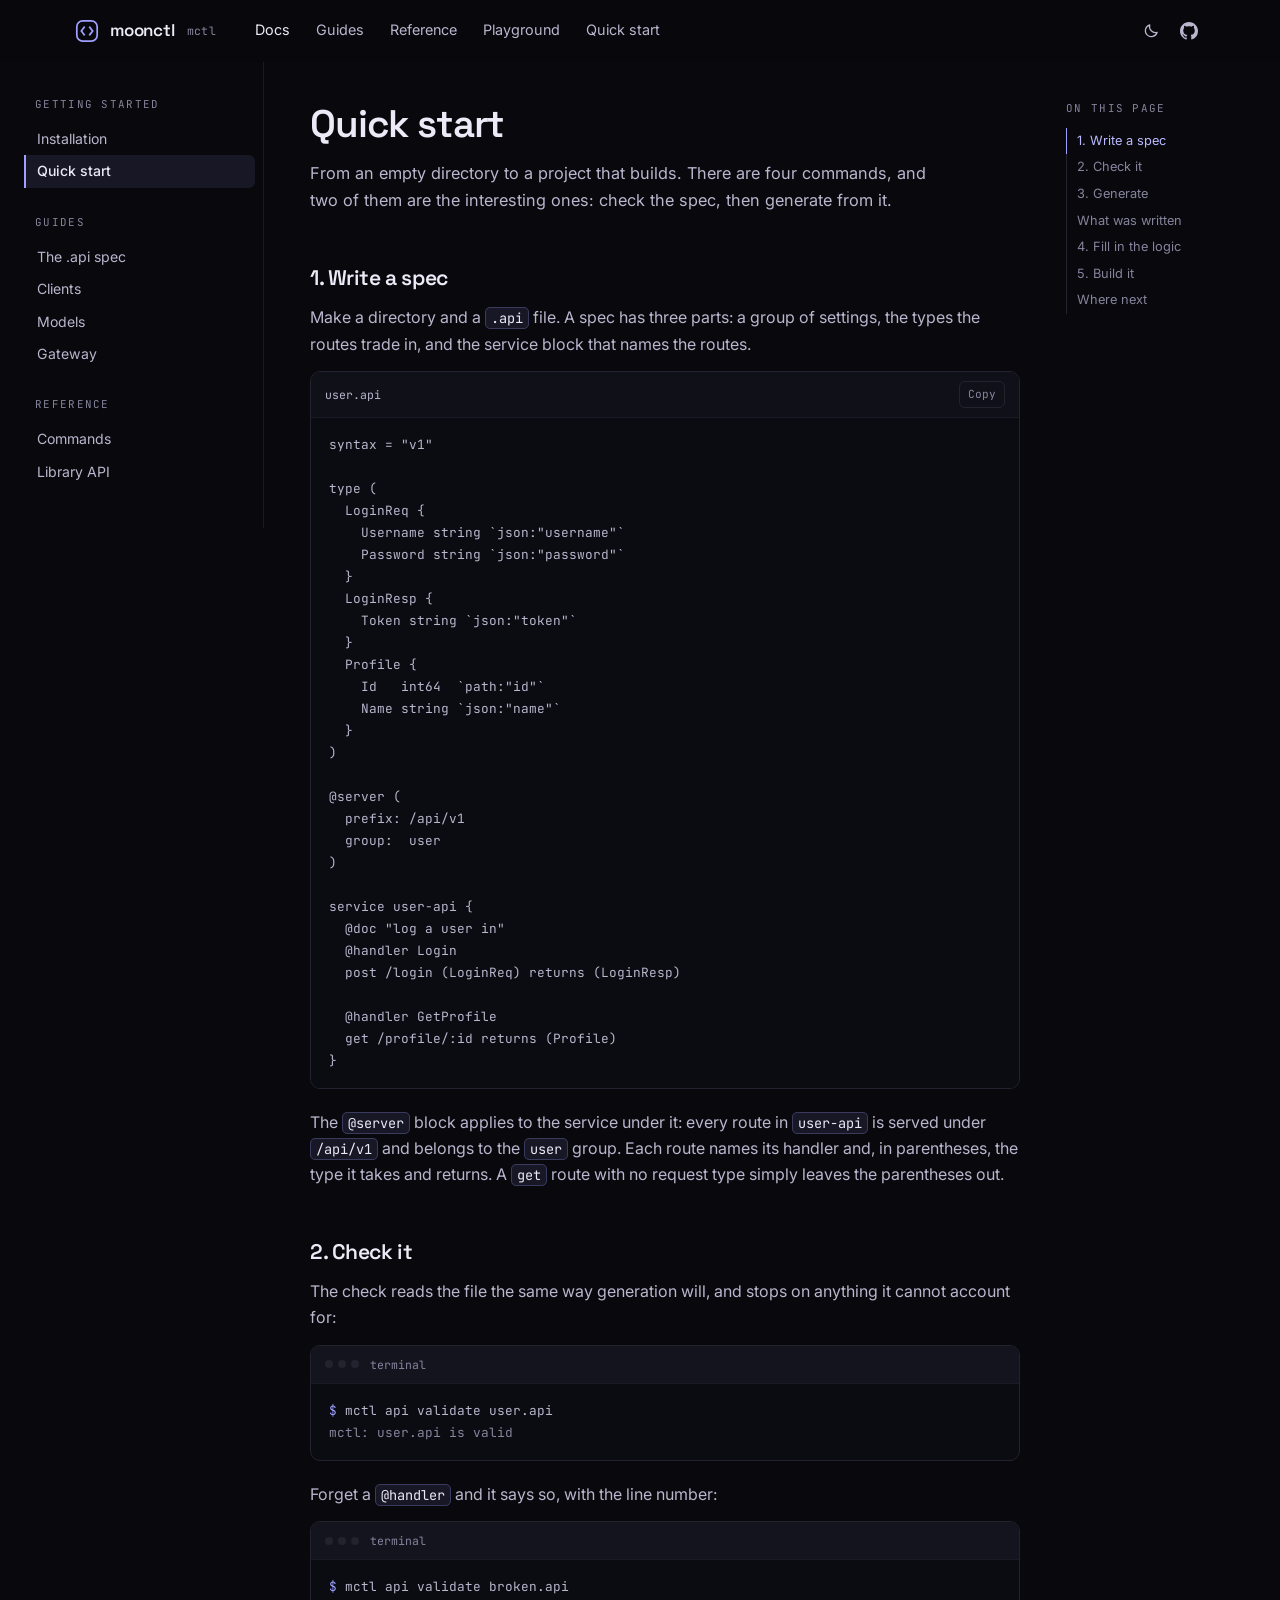
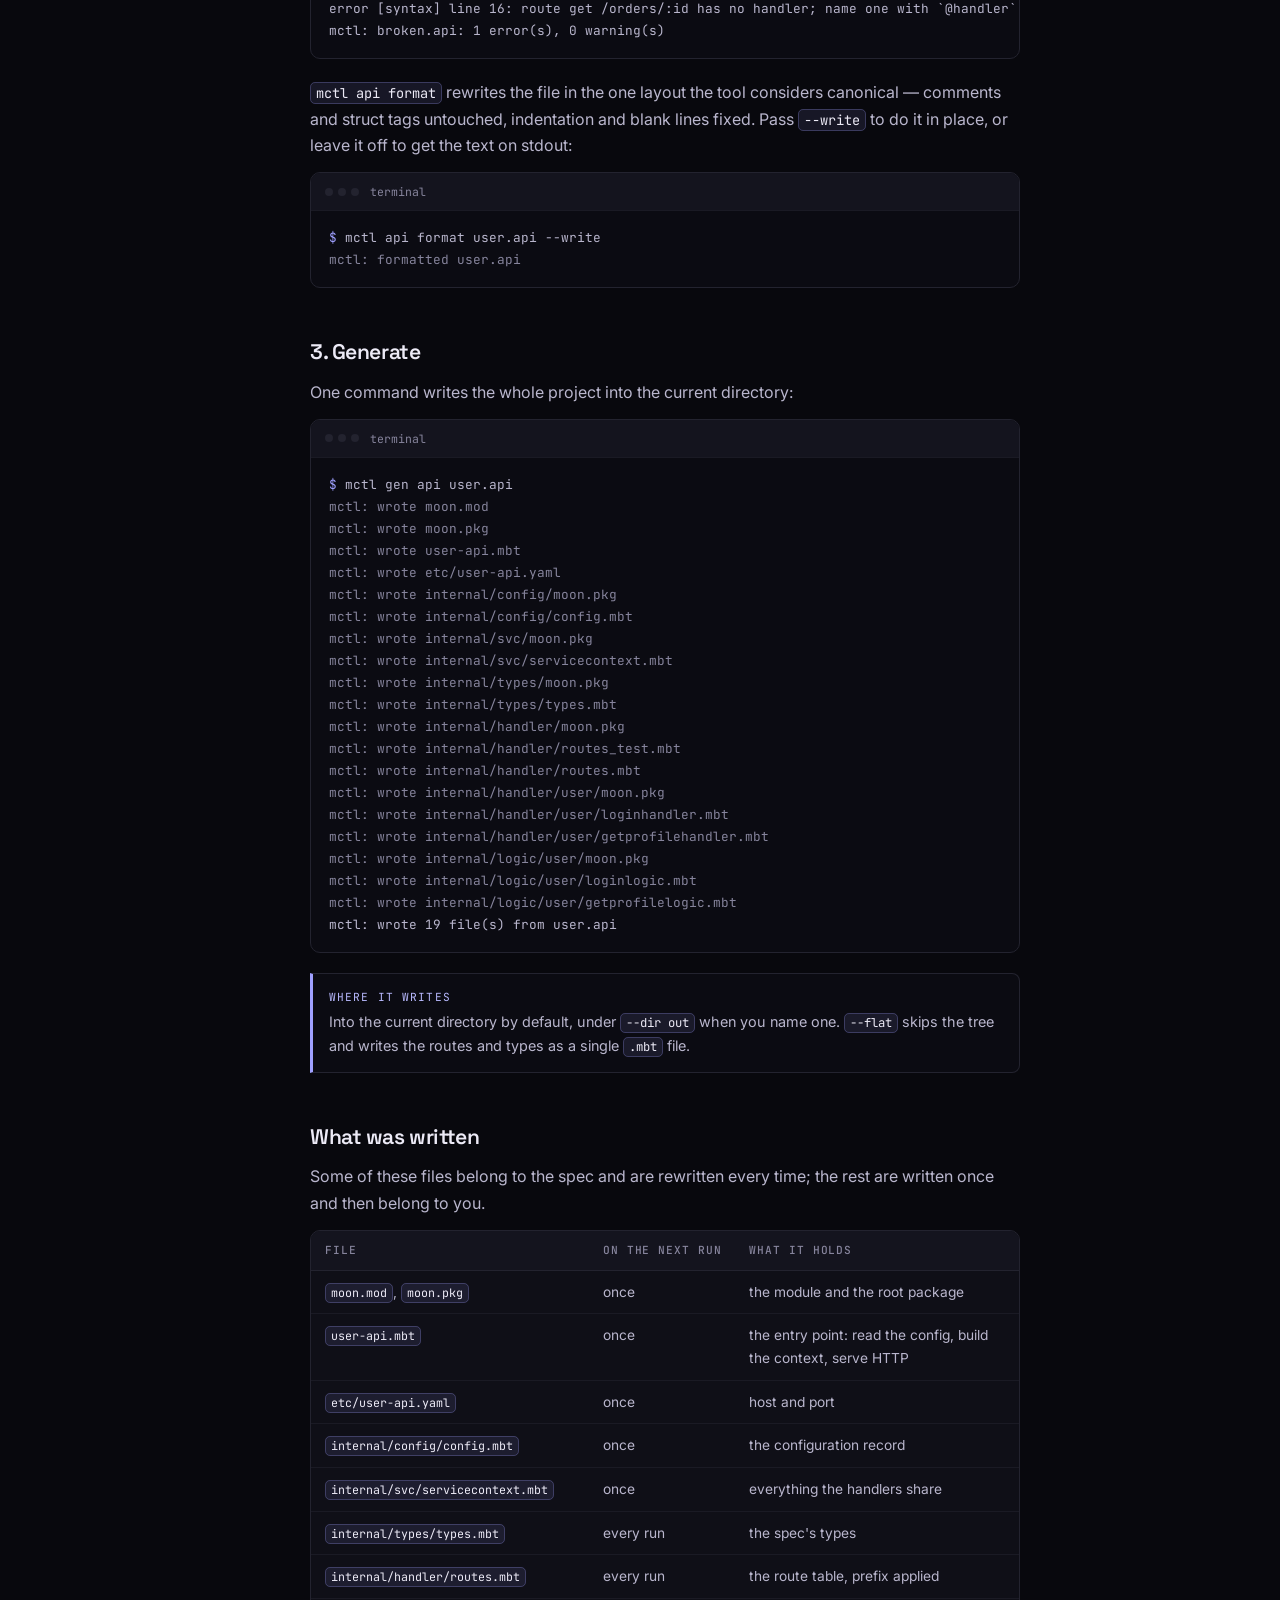
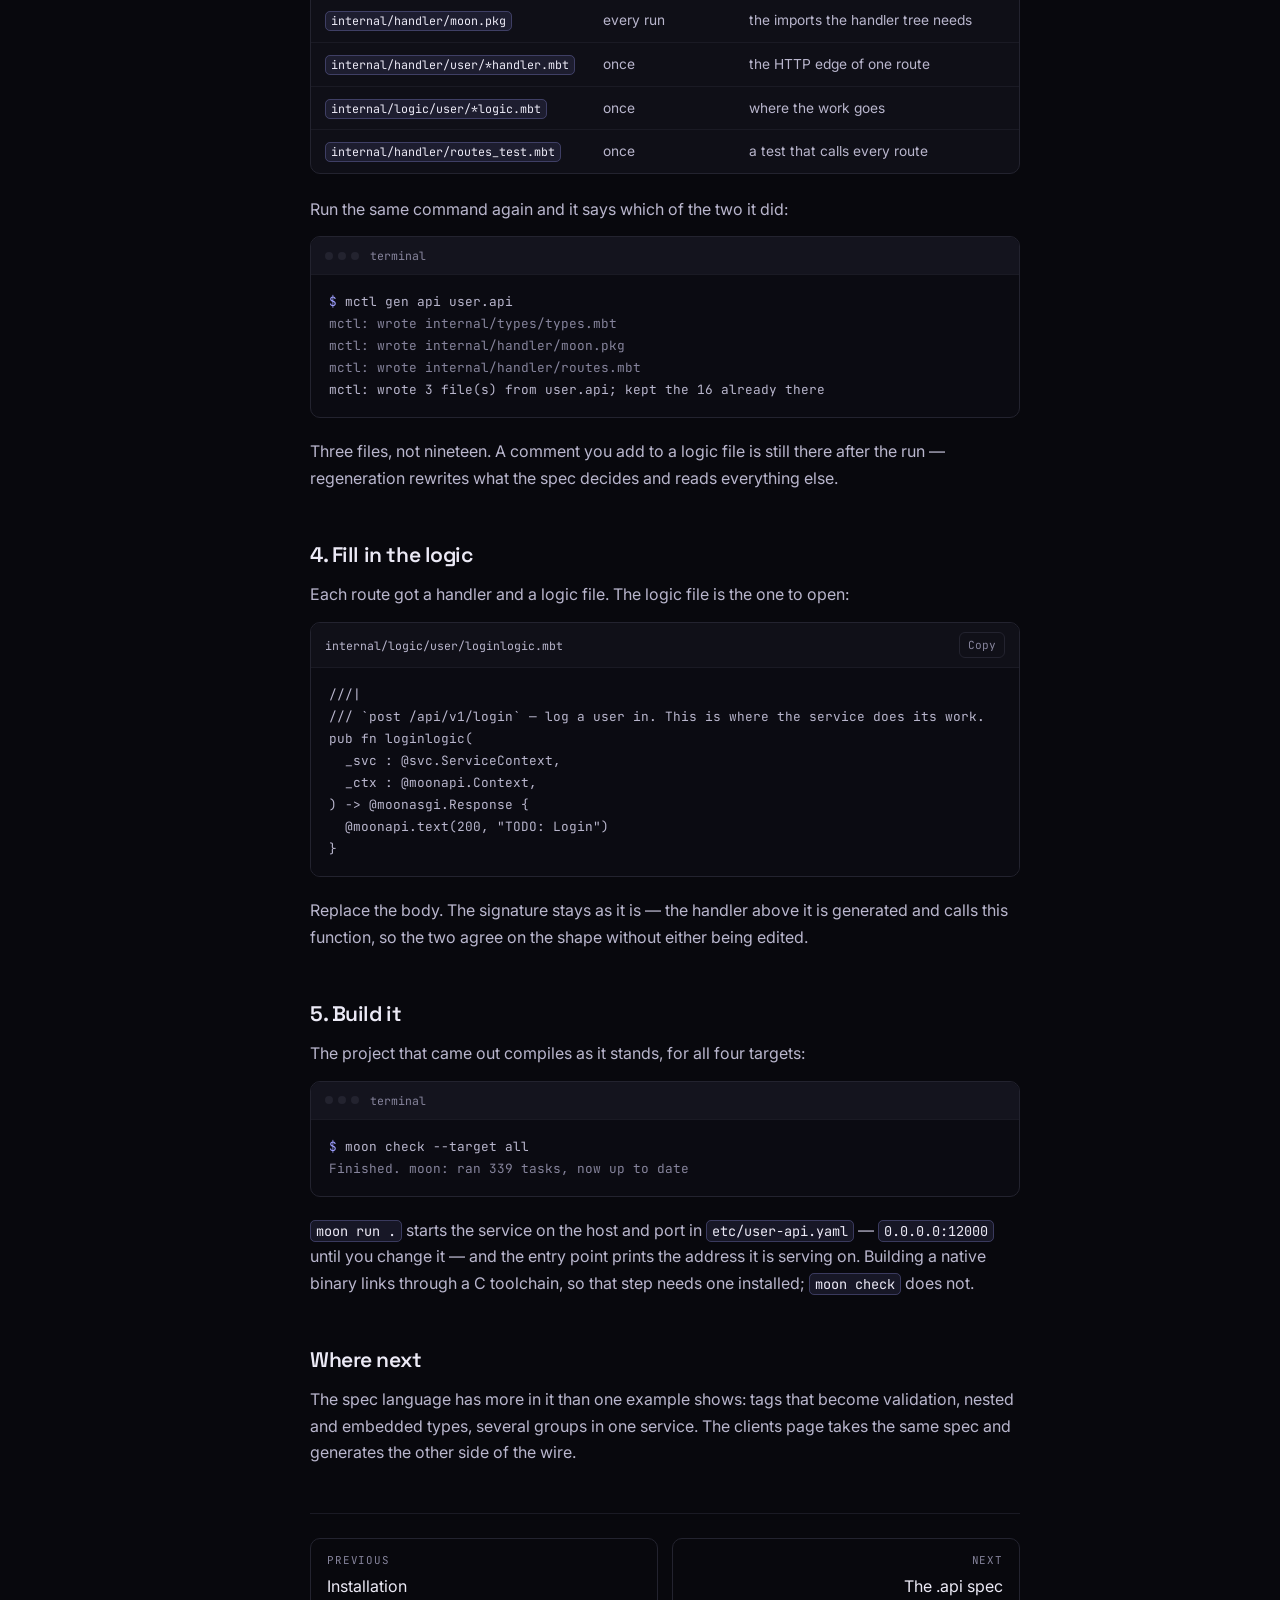
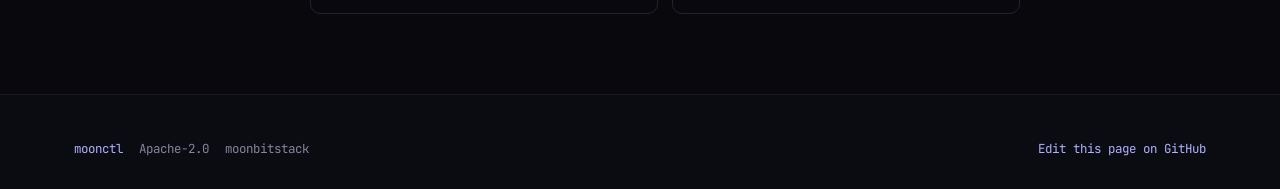
<file: docs/getting-started/quick-start.html>
<!doctype html>
<html lang="en" data-theme="dark">
<head>
<meta charset="utf-8">
<meta name="viewport" content="width=device-width, initial-scale=1">
<title>Quick start — moonctl</title>
<meta name="description" content="From an empty directory to a MoonBit service project that builds: write a .api spec, check it, generate it.">
<meta name="theme-color" content="#08080d">
<link rel="icon" href="../assets/favicon.svg" type="image/svg+xml">
<link rel="preconnect" href="https://fonts.googleapis.com">
<link rel="preconnect" href="https://fonts.gstatic.com" crossorigin>
<link href="https://fonts.googleapis.com/css2?family=Inter:wght@400;500;600&family=JetBrains+Mono:wght@400;500&family=Space+Grotesk:wght@500;600;700&display=swap" rel="stylesheet">
<link rel="stylesheet" href="../assets/site.css">
<script type="module" src="../assets/scrollbar.js"></script>
<script src="../assets/site.js" defer></script>
</head>
<body>
<a class="skip" href="#main">Skip to content</a>

<header class="site-header">
  <div class="container">
    <a class="brand" href="../index.html">
      <span class="mark" aria-hidden="true">
        <svg viewBox="0 0 24 24" width="26" height="26" fill="none" stroke="currentColor" stroke-width="1.6">
          <rect x="2.6" y="2.6" width="18.8" height="18.8" rx="5.4"/>
          <path d="M9.4 8.6 6.8 12l2.6 3.4M14.6 8.6 17.2 12l-2.6 3.4" stroke-linecap="square"/>
        </svg>
      </span>
      moonctl
      <span class="sub">mctl</span>
    </a>
    <nav class="nav" aria-label="Main">
      <a href="../getting-started/installation.html" aria-current="true">Docs</a>
      <a href="../guides/api-spec.html">Guides</a>
      <a href="../reference/commands.html">Reference</a>
      <a href="../playground.html">Playground</a>
      <a href="../getting-started/quick-start.html">Quick start</a>
    </nav>
    <div class="nav-right">
      <button class="icon-btn" type="button" data-theme-toggle aria-label="Switch theme">
        <svg class="i-moon" viewBox="0 0 24 24" width="17" height="17" fill="none" stroke="currentColor" stroke-width="1.7" stroke-linecap="round" stroke-linejoin="round">
          <path d="M20 14.5A8.5 8.5 0 0 1 9.5 4a8.5 8.5 0 1 0 10.5 10.5Z"/>
        </svg>
        <svg class="i-sun" viewBox="0 0 24 24" width="17" height="17" fill="none" stroke="currentColor" stroke-width="1.7" stroke-linecap="round">
          <circle cx="12" cy="12" r="4.2"/>
          <path d="M12 3v2M12 19v2M3 12h2M19 12h2M5.6 5.6l1.4 1.4M17 17l1.4 1.4M18.4 5.6 17 7M7 17l-1.4 1.4"/>
        </svg>
      </button>
      <a class="icon-btn" href="https://github.com/moonbitstack/moonctl" aria-label="Repository on GitHub">
        <svg viewBox="0 0 16 16" width="18" height="18" fill="currentColor" aria-hidden="true">
          <path d="M8 0C3.58 0 0 3.58 0 8c0 3.54 2.29 6.53 5.47 7.59.4.07.55-.17.55-.38 0-.19-.01-.82-.01-1.49-2.01.37-2.53-.49-2.69-.94-.09-.23-.48-.94-.82-1.13-.28-.15-.68-.52-.01-.53.63-.01 1.08.58 1.23.82.72 1.21 1.87.87 2.33.66.07-.52.28-.87.51-1.07-1.78-.2-3.64-.89-3.64-3.95 0-.87.31-1.59.82-2.15-.08-.2-.36-1.02.08-2.12 0 0 .67-.21 2.2.82.64-.18 1.32-.27 2-.27s1.36.09 2 .27c1.53-1.04 2.2-.82 2.2-.82.44 1.1.16 1.92.08 2.12.51.56.82 1.27.82 2.15 0 3.07-1.87 3.75-3.65 3.95.29.25.54.73.54 1.48 0 1.07-.01 1.93-.01 2.2 0 .21.15.46.55.38A8.01 8.01 0 0 0 16 8c0-4.42-3.58-8-8-8Z"/>
        </svg>
      </a>
      <button class="icon-btn nav-toggle" type="button" data-nav-toggle aria-label="Menu" aria-expanded="false">
        <svg viewBox="0 0 24 24" width="19" height="19" fill="none" stroke="currentColor" stroke-width="1.8" stroke-linecap="round">
          <path d="M4 7h16M4 12h16M4 17h16"/>
        </svg>
      </button>
    </div>
  </div>
</header>

<div class="docs-wrap">
  <aside class="side" id="side">
    <div class="side-group">
      <span class="label">Getting started</span>
      <a href="../getting-started/installation.html">Installation</a>
      <a href="../getting-started/quick-start.html" aria-current="page">Quick start</a>
    </div>
    <div class="side-group">
      <span class="label">Guides</span>
      <a href="../guides/api-spec.html">The .api spec</a>
      <a href="../guides/clients.html">Clients</a>
      <a href="../guides/models.html">Models</a>
      <a href="../guides/gateway.html">Gateway</a>
    </div>
    <div class="side-group">
      <span class="label">Reference</span>
      <a href="../reference/commands.html">Commands</a>
      <a href="../reference/api.html">Library API</a>
    </div>
  </aside>

  <main class="doc" id="main">
    <button class="side-toggle" type="button" data-side-toggle aria-expanded="false">Contents</button>

    <h1>Quick start</h1>
    <p class="lede">
      From an empty directory to a project that builds. There are four commands, and two of
      them are the interesting ones: check the spec, then generate from it.
    </p>

    <div class="prose">
      <h2 id="spec">1. Write a spec <a class="anchor" href="#spec">#</a></h2>
      <p>
        Make a directory and a <code>.api</code> file. A spec has three parts: a group of
        settings, the types the routes trade in, and the service block that names the routes.
      </p>
      <div class="code">
        <div class="code-head"><span class="file">user.api</span><button class="copy" type="button" data-copy>Copy</button></div>
<pre>syntax = "v1"

type (
  LoginReq {
    Username string `json:"username"`
    Password string `json:"password"`
  }
  LoginResp {
    Token string `json:"token"`
  }
  Profile {
    Id   int64  `path:"id"`
    Name string `json:"name"`
  }
)

@server (
  prefix: /api/v1
  group:  user
)

service user-api {
  @doc "log a user in"
  @handler Login
  post /login (LoginReq) returns (LoginResp)

  @handler GetProfile
  get /profile/:id returns (Profile)
}</pre>
      </div>
      <p>
        The <code>@server</code> block applies to the service under it: every route in
        <code>user-api</code> is served under <code>/api/v1</code> and belongs to the
        <code>user</code> group. Each route names its handler and, in parentheses, the type it
        takes and returns. A <code>get</code> route with no request type simply leaves the
        parentheses out.
      </p>

      <h2 id="check">2. Check it <a class="anchor" href="#check">#</a></h2>
      <p>The check reads the file the same way generation will, and stops on anything it cannot account for:</p>
      <div class="term">
        <div class="term-bar"><span class="dots"><i></i><i></i><i></i></span>terminal</div>
<pre><span class="p">$</span> mctl api validate user.api
<span class="out">mctl: user.api is valid</span></pre>
      </div>
      <p>Forget a <code>@handler</code> and it says so, with the line number:</p>
      <div class="term">
        <div class="term-bar"><span class="dots"><i></i><i></i><i></i></span>terminal</div>
<pre><span class="p">$</span> mctl api validate broken.api
<span class="err">error [syntax] line 16: route get /orders/:id has no handler; name one with `@handler`</span>
mctl: broken.api: 1 error(s), 0 warning(s)</pre>
      </div>
      <p>
        <code>mctl api format</code> rewrites the file in the one layout the tool considers
        canonical — comments and struct tags untouched, indentation and blank lines fixed.
        Pass <code>--write</code> to do it in place, or leave it off to get the text on stdout:
      </p>
      <div class="term">
        <div class="term-bar"><span class="dots"><i></i><i></i><i></i></span>terminal</div>
<pre><span class="p">$</span> mctl api format user.api --write
<span class="out">mctl: formatted user.api</span></pre>
      </div>

      <h2 id="generate">3. Generate <a class="anchor" href="#generate">#</a></h2>
      <p>One command writes the whole project into the current directory:</p>
      <div class="term">
        <div class="term-bar"><span class="dots"><i></i><i></i><i></i></span>terminal</div>
<pre><span class="p">$</span> mctl gen api user.api
<span class="out">mctl: wrote moon.mod
mctl: wrote moon.pkg
mctl: wrote user-api.mbt
mctl: wrote etc/user-api.yaml
mctl: wrote internal/config/moon.pkg
mctl: wrote internal/config/config.mbt
mctl: wrote internal/svc/moon.pkg
mctl: wrote internal/svc/servicecontext.mbt
mctl: wrote internal/types/moon.pkg
mctl: wrote internal/types/types.mbt
mctl: wrote internal/handler/moon.pkg
mctl: wrote internal/handler/routes_test.mbt
mctl: wrote internal/handler/routes.mbt
mctl: wrote internal/handler/user/moon.pkg
mctl: wrote internal/handler/user/loginhandler.mbt
mctl: wrote internal/handler/user/getprofilehandler.mbt
mctl: wrote internal/logic/user/moon.pkg
mctl: wrote internal/logic/user/loginlogic.mbt
mctl: wrote internal/logic/user/getprofilelogic.mbt</span>
mctl: wrote 19 file(s) from user.api</pre>
      </div>
      <div class="callout">
        <span class="t">Where it writes</span>
        <p>
          Into the current directory by default, under <code>--dir out</code> when you name one.
          <code>--flat</code> skips the tree and writes the routes and types as a single
          <code>.mbt</code> file.
        </p>
      </div>

      <h2 id="what">What was written <a class="anchor" href="#what">#</a></h2>
      <p>
        Some of these files belong to the spec and are rewritten every time; the rest are
        written once and then belong to you.
      </p>
      <div class="table-wrap">
        <table>
          <thead><tr><th>File</th><th>On the next run</th><th>What it holds</th></tr></thead>
          <tbody>
            <tr><td><code>moon.mod</code>, <code>moon.pkg</code></td><td class="muted">once</td><td>the module and the root package</td></tr>
            <tr><td><code>user-api.mbt</code></td><td class="muted">once</td><td>the entry point: read the config, build the context, serve HTTP</td></tr>
            <tr><td><code>etc/user-api.yaml</code></td><td class="muted">once</td><td>host and port</td></tr>
            <tr><td><code>internal/config/config.mbt</code></td><td class="muted">once</td><td>the configuration record</td></tr>
            <tr><td><code>internal/svc/servicecontext.mbt</code></td><td class="muted">once</td><td>everything the handlers share</td></tr>
            <tr><td><code>internal/types/types.mbt</code></td><td>every run</td><td>the spec's types</td></tr>
            <tr><td><code>internal/handler/routes.mbt</code></td><td>every run</td><td>the route table, prefix applied</td></tr>
            <tr><td><code>internal/handler/moon.pkg</code></td><td>every run</td><td>the imports the handler tree needs</td></tr>
            <tr><td><code>internal/handler/user/*handler.mbt</code></td><td class="muted">once</td><td>the HTTP edge of one route</td></tr>
            <tr><td><code>internal/logic/user/*logic.mbt</code></td><td class="muted">once</td><td>where the work goes</td></tr>
            <tr><td><code>internal/handler/routes_test.mbt</code></td><td class="muted">once</td><td>a test that calls every route</td></tr>
          </tbody>
        </table>
      </div>
      <p>Run the same command again and it says which of the two it did:</p>
      <div class="term">
        <div class="term-bar"><span class="dots"><i></i><i></i><i></i></span>terminal</div>
<pre><span class="p">$</span> mctl gen api user.api
<span class="out">mctl: wrote internal/types/types.mbt
mctl: wrote internal/handler/moon.pkg
mctl: wrote internal/handler/routes.mbt</span>
mctl: wrote 3 file(s) from user.api; kept the 16 already there</pre>
      </div>
      <p>
        Three files, not nineteen. A comment you add to a logic file is still there after the
        run — regeneration rewrites what the spec decides and reads everything else.
      </p>

      <h2 id="logic">4. Fill in the logic <a class="anchor" href="#logic">#</a></h2>
      <p>Each route got a handler and a logic file. The logic file is the one to open:</p>
      <div class="code">
        <div class="code-head"><span class="file">internal/logic/user/loginlogic.mbt</span><button class="copy" type="button" data-copy>Copy</button></div>
<pre>///|
/// `post /api/v1/login` — log a user in. This is where the service does its work.
pub fn loginlogic(
  _svc : @svc.ServiceContext,
  _ctx : @moonapi.Context,
) -> @moonasgi.Response {
  @moonapi.text(200, "TODO: Login")
}</pre>
      </div>
      <p>
        Replace the body. The signature stays as it is — the handler above it is generated and
        calls this function, so the two agree on the shape without either being edited.
      </p>

      <h2 id="build">5. Build it <a class="anchor" href="#build">#</a></h2>
      <p>The project that came out compiles as it stands, for all four targets:</p>
      <div class="term">
        <div class="term-bar"><span class="dots"><i></i><i></i><i></i></span>terminal</div>
<pre><span class="p">$</span> moon check --target all
<span class="out">Finished. moon: ran 339 tasks, now up to date</span></pre>
      </div>
      <p>
        <code>moon run .</code> starts the service on the host and port in
        <code>etc/user-api.yaml</code> — <code>0.0.0.0:12000</code> until you change it — and the
        entry point prints the address it is serving on. Building a native binary links through
        a C toolchain, so that step needs one installed; <code>moon check</code> does not.
      </p>

      <h2 id="next">Where next <a class="anchor" href="#next">#</a></h2>
      <p>
        The spec language has more in it than one example shows: tags that become validation,
        nested and embedded types, several groups in one service. The clients page takes the
        same spec and generates the other side of the wire.
      </p>
    </div>

    <nav class="pager" aria-label="Pages">
      <a href="../getting-started/installation.html">
        <span class="dir">Previous</span>
        Installation
      </a>
      <a class="next" href="../guides/api-spec.html">
        <span class="dir">Next</span>
        The .api spec
      </a>
    </nav>
  </main>

  <nav class="toc" aria-label="On this page">
    <span class="label">On this page</span>
    <a href="#spec">1. Write a spec</a>
    <a href="#check">2. Check it</a>
    <a href="#generate">3. Generate</a>
    <a href="#what">What was written</a>
    <a href="#logic">4. Fill in the logic</a>
    <a href="#build">5. Build it</a>
    <a href="#next">Where next</a>
  </nav>
</div>

<footer class="site-footer">
  <div class="container">
    <div class="footer-bottom" style="margin-top:0;border-top:0;padding-top:0">
      <span><a href="../index.html">moonctl</a></span>
      <span>Apache-2.0</span>
      <span>moonbitstack</span>
      <span class="right"><a href="https://github.com/moonbitstack/moonctl">Edit this page on GitHub</a></span>
    </div>
  </div>
</footer>

</body>
</html>
</file>
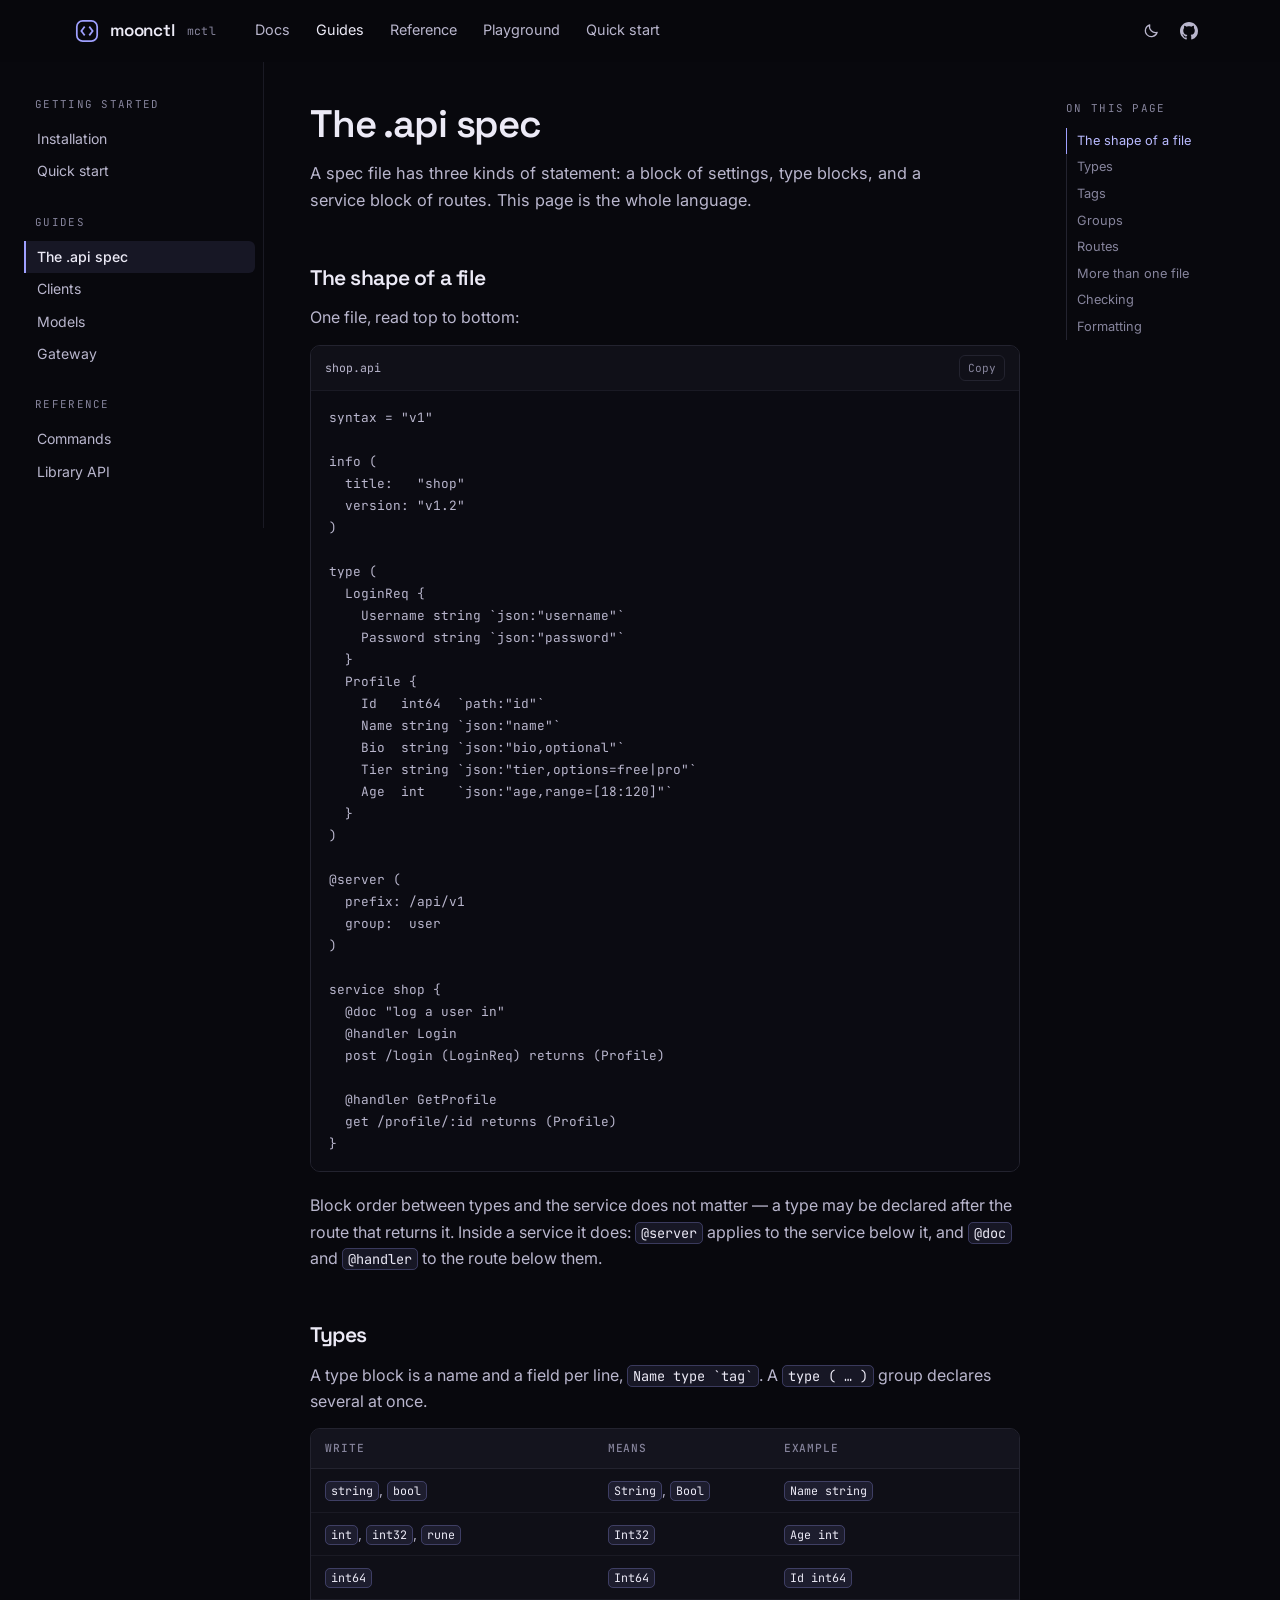
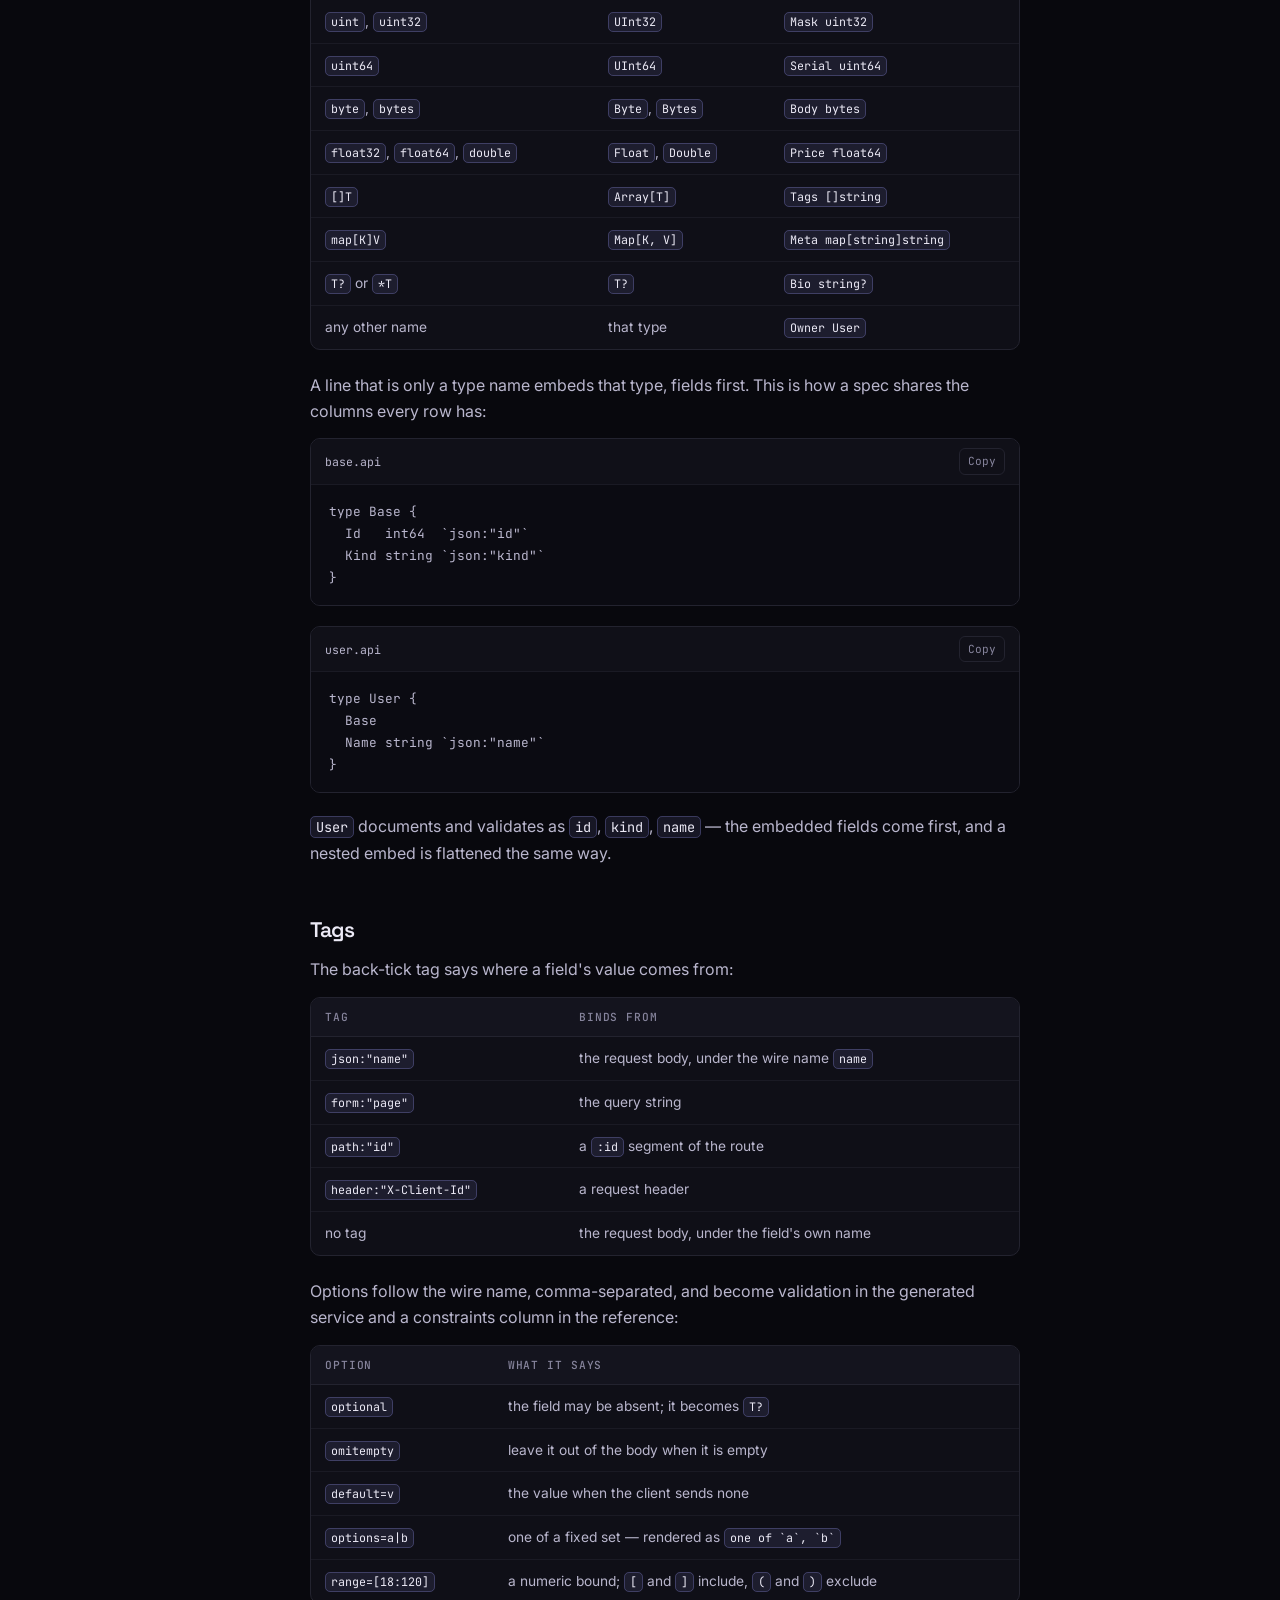
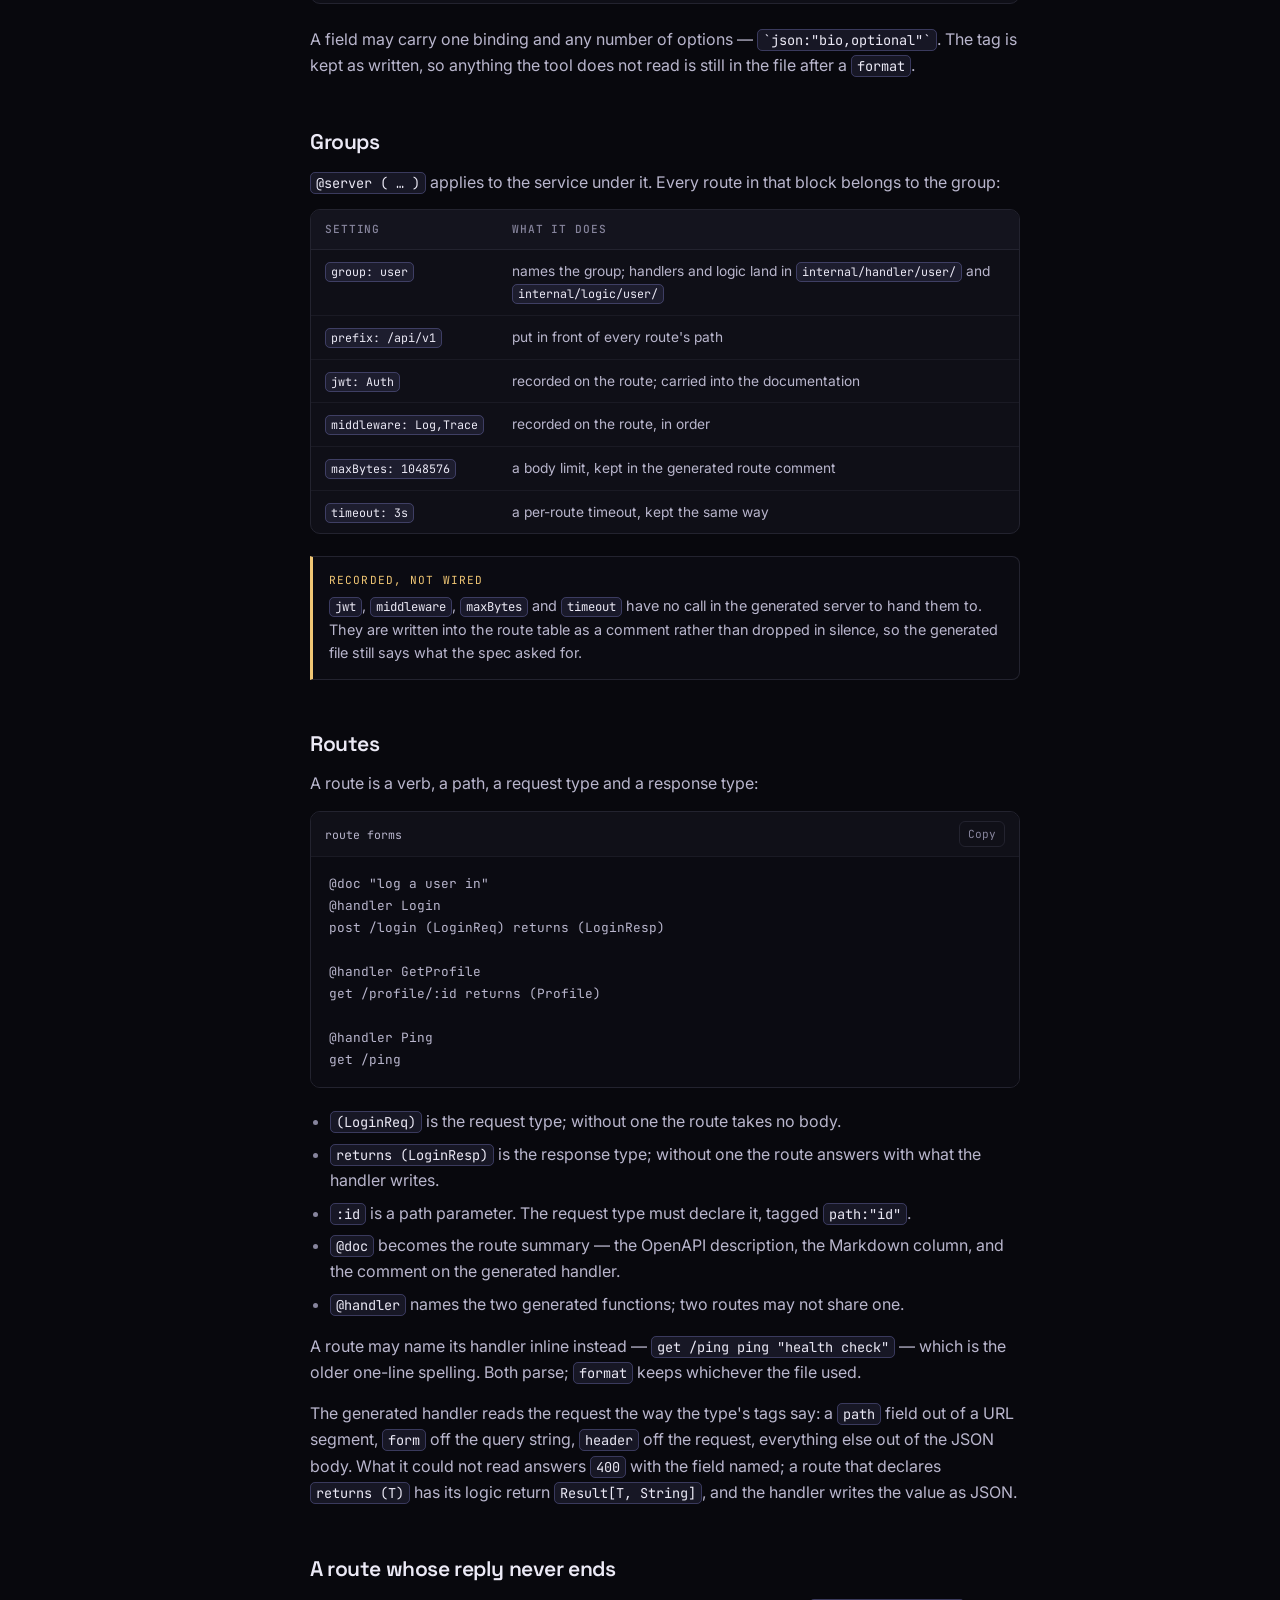
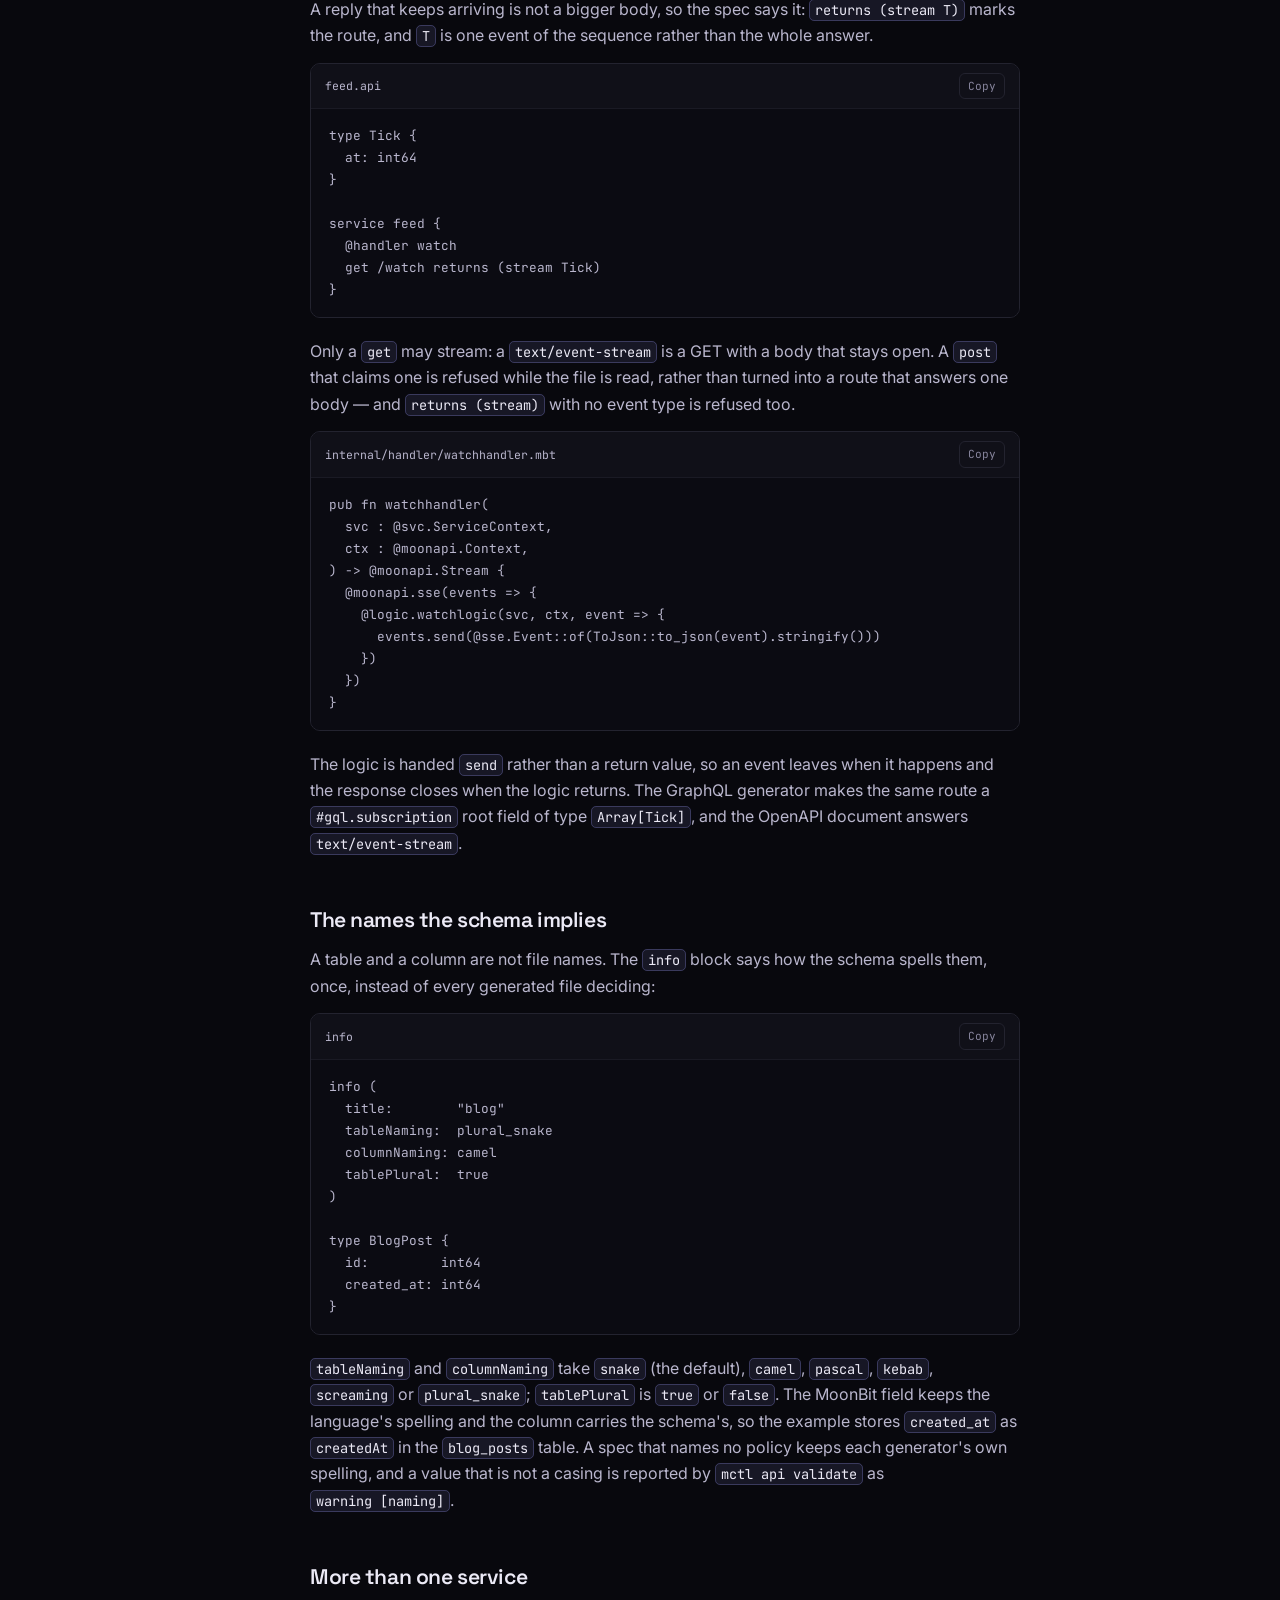
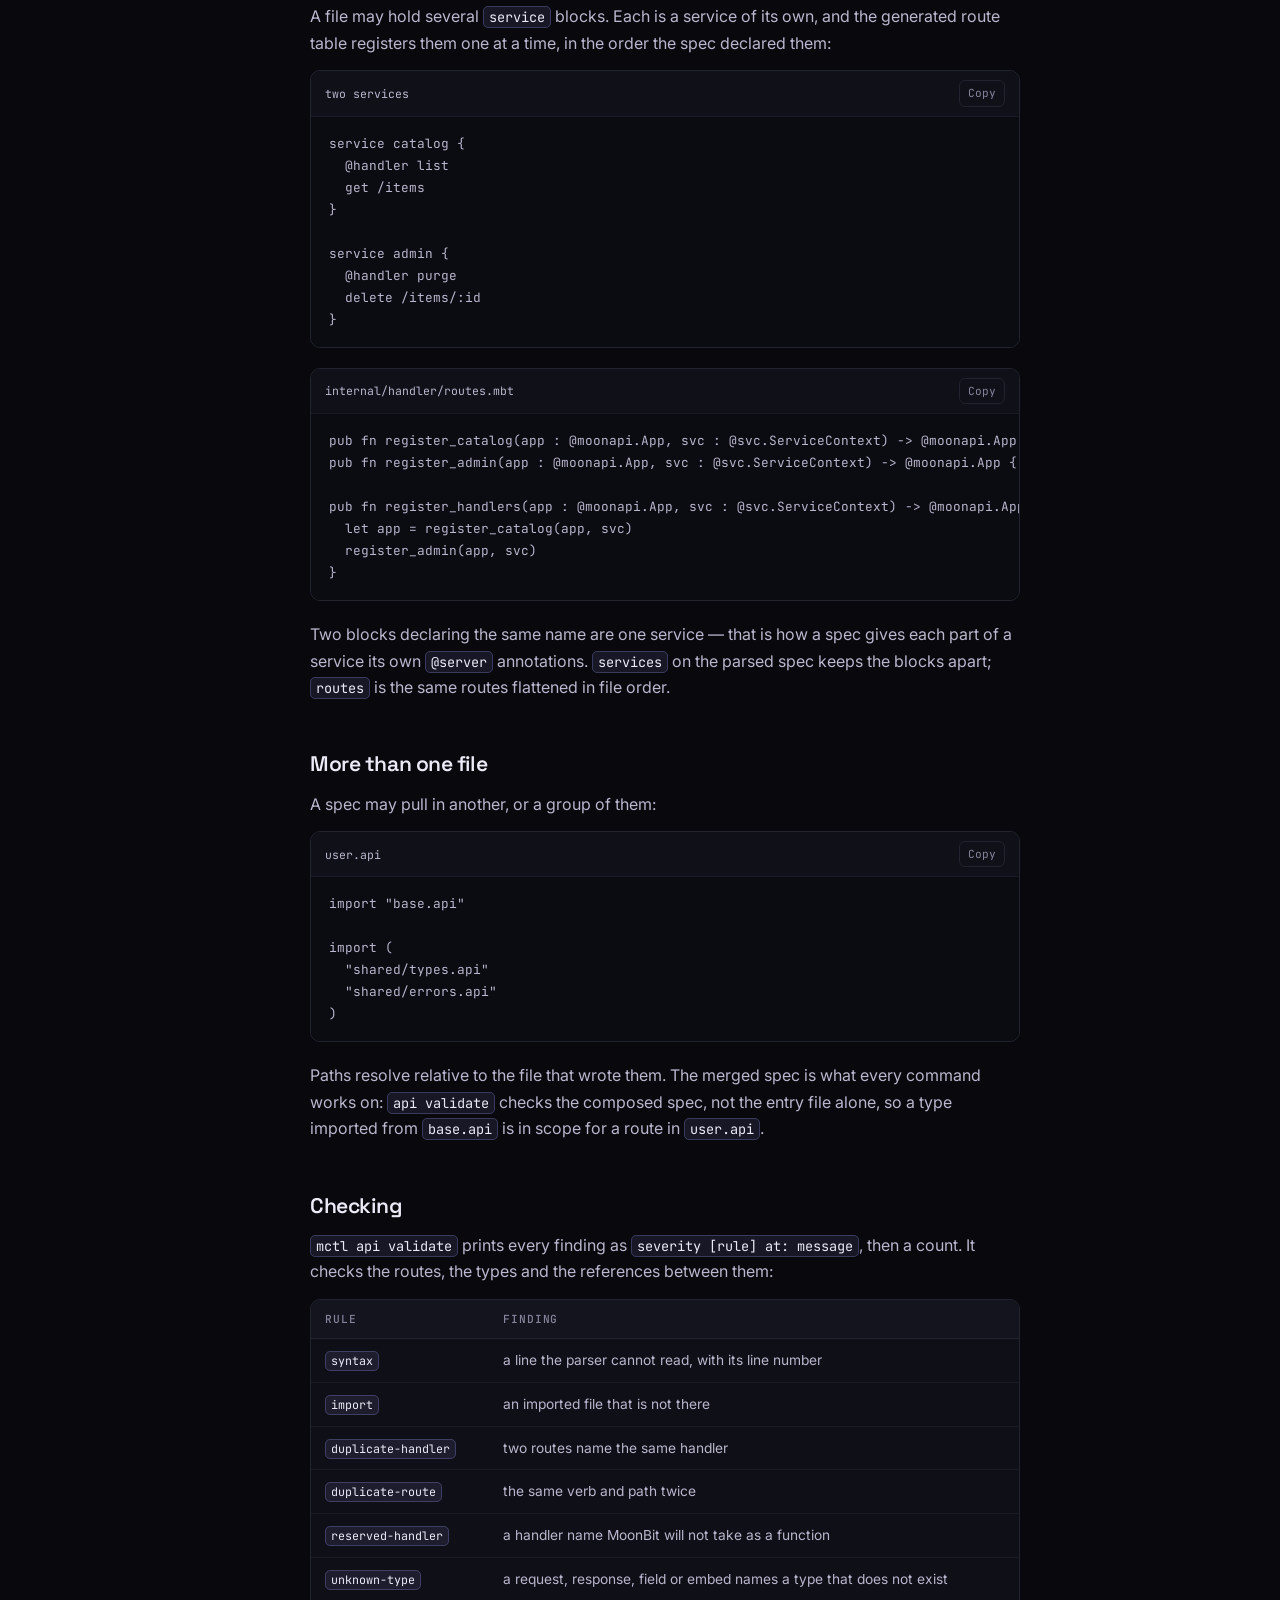
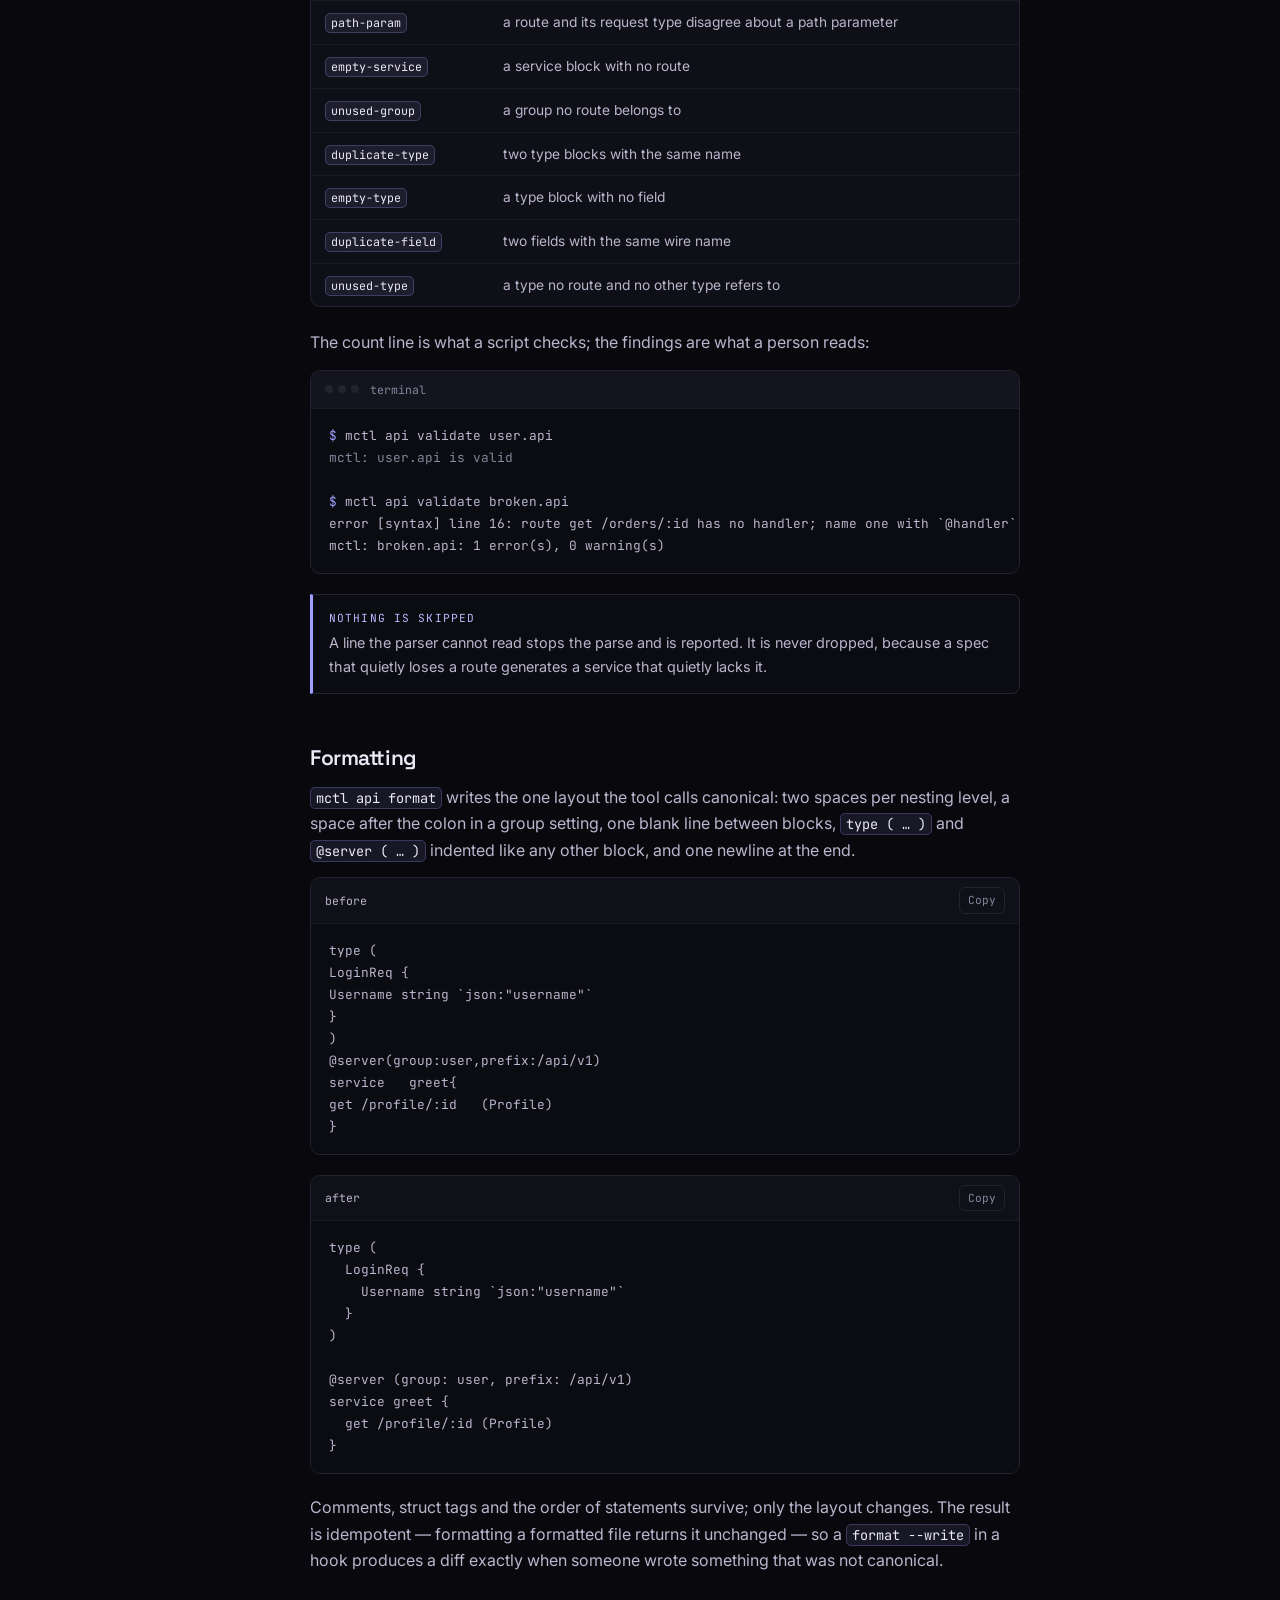
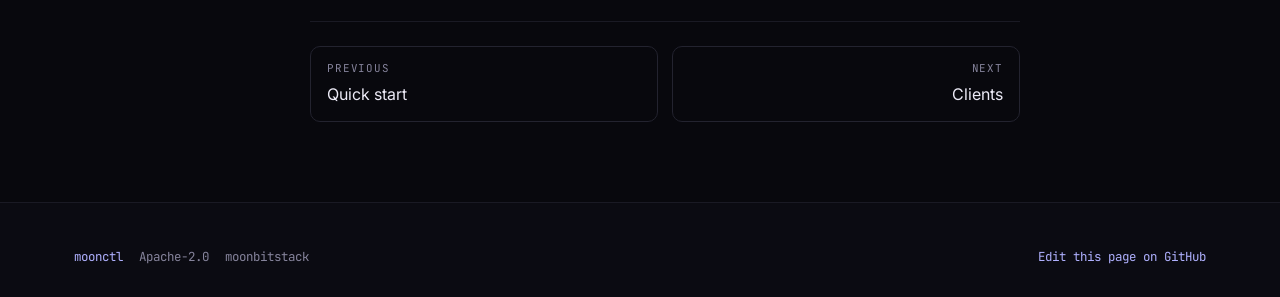
<file: docs/guides/api-spec.html>
<!doctype html>
<html lang="en" data-theme="dark">
<head>
<meta charset="utf-8">
<meta name="viewport" content="width=device-width, initial-scale=1">
<title>The .api spec — moonctl</title>
<meta name="description" content="The .api language: types, tags, @server groups, routes, imports, validation rules and the canonical format.">
<meta name="theme-color" content="#08080d">
<link rel="icon" href="../assets/favicon.svg" type="image/svg+xml">
<link rel="preconnect" href="https://fonts.googleapis.com">
<link rel="preconnect" href="https://fonts.gstatic.com" crossorigin>
<link href="https://fonts.googleapis.com/css2?family=Inter:wght@400;500;600&family=JetBrains+Mono:wght@400;500&family=Space+Grotesk:wght@500;600;700&display=swap" rel="stylesheet">
<link rel="stylesheet" href="../assets/site.css">
<script type="module" src="../assets/scrollbar.js"></script>
<script src="../assets/site.js" defer></script>
</head>
<body>
<a class="skip" href="#main">Skip to content</a>

<header class="site-header">
  <div class="container">
    <a class="brand" href="../index.html">
      <span class="mark" aria-hidden="true">
        <svg viewBox="0 0 24 24" width="26" height="26" fill="none" stroke="currentColor" stroke-width="1.6">
          <rect x="2.6" y="2.6" width="18.8" height="18.8" rx="5.4"/>
          <path d="M9.4 8.6 6.8 12l2.6 3.4M14.6 8.6 17.2 12l-2.6 3.4" stroke-linecap="square"/>
        </svg>
      </span>
      moonctl
      <span class="sub">mctl</span>
    </a>
    <nav class="nav" aria-label="Main">
      <a href="../getting-started/installation.html">Docs</a>
      <a href="../guides/api-spec.html" aria-current="true">Guides</a>
      <a href="../reference/commands.html">Reference</a>
      <a href="../playground.html">Playground</a>
      <a href="../getting-started/quick-start.html">Quick start</a>
    </nav>
    <div class="nav-right">
      <button class="icon-btn" type="button" data-theme-toggle aria-label="Switch theme">
        <svg class="i-moon" viewBox="0 0 24 24" width="17" height="17" fill="none" stroke="currentColor" stroke-width="1.7" stroke-linecap="round" stroke-linejoin="round">
          <path d="M20 14.5A8.5 8.5 0 0 1 9.5 4a8.5 8.5 0 1 0 10.5 10.5Z"/>
        </svg>
        <svg class="i-sun" viewBox="0 0 24 24" width="17" height="17" fill="none" stroke="currentColor" stroke-width="1.7" stroke-linecap="round">
          <circle cx="12" cy="12" r="4.2"/>
          <path d="M12 3v2M12 19v2M3 12h2M19 12h2M5.6 5.6l1.4 1.4M17 17l1.4 1.4M18.4 5.6 17 7M7 17l-1.4 1.4"/>
        </svg>
      </button>
      <a class="icon-btn" href="https://github.com/moonbitstack/moonctl" aria-label="Repository on GitHub">
        <svg viewBox="0 0 16 16" width="18" height="18" fill="currentColor" aria-hidden="true">
          <path d="M8 0C3.58 0 0 3.58 0 8c0 3.54 2.29 6.53 5.47 7.59.4.07.55-.17.55-.38 0-.19-.01-.82-.01-1.49-2.01.37-2.53-.49-2.69-.94-.09-.23-.48-.94-.82-1.13-.28-.15-.68-.52-.01-.53.63-.01 1.08.58 1.23.82.72 1.21 1.87.87 2.33.66.07-.52.28-.87.51-1.07-1.78-.2-3.64-.89-3.64-3.95 0-.87.31-1.59.82-2.15-.08-.2-.36-1.02.08-2.12 0 0 .67-.21 2.2.82.64-.18 1.32-.27 2-.27s1.36.09 2 .27c1.53-1.04 2.2-.82 2.2-.82.44 1.1.16 1.92.08 2.12.51.56.82 1.27.82 2.15 0 3.07-1.87 3.75-3.65 3.95.29.25.54.73.54 1.48 0 1.07-.01 1.93-.01 2.2 0 .21.15.46.55.38A8.01 8.01 0 0 0 16 8c0-4.42-3.58-8-8-8Z"/>
        </svg>
      </a>
      <button class="icon-btn nav-toggle" type="button" data-nav-toggle aria-label="Menu" aria-expanded="false">
        <svg viewBox="0 0 24 24" width="19" height="19" fill="none" stroke="currentColor" stroke-width="1.8" stroke-linecap="round">
          <path d="M4 7h16M4 12h16M4 17h16"/>
        </svg>
      </button>
    </div>
  </div>
</header>

<div class="docs-wrap">
  <aside class="side" id="side">
    <div class="side-group">
      <span class="label">Getting started</span>
      <a href="../getting-started/installation.html">Installation</a>
      <a href="../getting-started/quick-start.html">Quick start</a>
    </div>
    <div class="side-group">
      <span class="label">Guides</span>
      <a href="../guides/api-spec.html" aria-current="page">The .api spec</a>
      <a href="../guides/clients.html">Clients</a>
      <a href="../guides/models.html">Models</a>
      <a href="../guides/gateway.html">Gateway</a>
    </div>
    <div class="side-group">
      <span class="label">Reference</span>
      <a href="../reference/commands.html">Commands</a>
      <a href="../reference/api.html">Library API</a>
    </div>
  </aside>

  <main class="doc" id="main">
    <button class="side-toggle" type="button" data-side-toggle aria-expanded="false">Contents</button>
    <h1>The .api spec</h1>
    <p class="lede">
      A spec file has three kinds of statement: a block of settings, type blocks, and a
      service block of routes. This page is the whole language.
    </p>

    <div class="prose">
      <h2 id="shape">The shape of a file <a class="anchor" href="#shape">#</a></h2>
      <p>One file, read top to bottom:</p>
      <div class="code">
        <div class="code-head"><span class="file">shop.api</span><button class="copy" type="button" data-copy>Copy</button></div>
<pre>syntax = "v1"

info (
  title:   "shop"
  version: "v1.2"
)

type (
  LoginReq {
    Username string `json:"username"`
    Password string `json:"password"`
  }
  Profile {
    Id   int64  `path:"id"`
    Name string `json:"name"`
    Bio  string `json:"bio,optional"`
    Tier string `json:"tier,options=free|pro"`
    Age  int    `json:"age,range=[18:120]"`
  }
)

@server (
  prefix: /api/v1
  group:  user
)

service shop {
  @doc "log a user in"
  @handler Login
  post /login (LoginReq) returns (Profile)

  @handler GetProfile
  get /profile/:id returns (Profile)
}</pre>
      </div>
      <p>
        Block order between types and the service does not matter — a type may be declared
        after the route that returns it. Inside a service it does: <code>@server</code> applies
        to the service below it, and <code>@doc</code> and <code>@handler</code> to the route
        below them.
      </p>

      <h2 id="types">Types <a class="anchor" href="#types">#</a></h2>
      <p>
        A type block is a name and a field per line, <code>Name type `tag`</code>. A
        <code>type ( … )</code> group declares several at once.
      </p>
      <div class="table-wrap">
        <table>
          <thead><tr><th>Write</th><th>Means</th><th>Example</th></tr></thead>
          <tbody>
            <tr><td><code>string</code>, <code>bool</code></td><td><code>String</code>, <code>Bool</code></td><td><code>Name string</code></td></tr>
            <tr><td><code>int</code>, <code>int32</code>, <code>rune</code></td><td><code>Int32</code></td><td><code>Age int</code></td></tr>
            <tr><td><code>int64</code></td><td><code>Int64</code></td><td><code>Id int64</code></td></tr>
            <tr><td><code>uint</code>, <code>uint32</code></td><td><code>UInt32</code></td><td><code>Mask uint32</code></td></tr>
            <tr><td><code>uint64</code></td><td><code>UInt64</code></td><td><code>Serial uint64</code></td></tr>
            <tr><td><code>byte</code>, <code>bytes</code></td><td><code>Byte</code>, <code>Bytes</code></td><td><code>Body bytes</code></td></tr>
            <tr><td><code>float32</code>, <code>float64</code>, <code>double</code></td><td><code>Float</code>, <code>Double</code></td><td><code>Price float64</code></td></tr>
            <tr><td><code>[]T</code></td><td><code>Array[T]</code></td><td><code>Tags []string</code></td></tr>
            <tr><td><code>map[K]V</code></td><td><code>Map[K, V]</code></td><td><code>Meta map[string]string</code></td></tr>
            <tr><td><code>T?</code> or <code>*T</code></td><td><code>T?</code></td><td><code>Bio string?</code></td></tr>
            <tr><td>any other name</td><td>that type</td><td><code>Owner User</code></td></tr>
          </tbody>
        </table>
      </div>
      <p>
        A line that is only a type name embeds that type, fields first. This is how a spec
        shares the columns every row has:
      </p>
      <div class="code">
        <div class="code-head"><span class="file">base.api</span><button class="copy" type="button" data-copy>Copy</button></div>
<pre>type Base {
  Id   int64  `json:"id"`
  Kind string `json:"kind"`
}</pre>
      </div>
      <div class="code">
        <div class="code-head"><span class="file">user.api</span><button class="copy" type="button" data-copy>Copy</button></div>
<pre>type User {
  Base
  Name string `json:"name"`
}</pre>
      </div>
      <p>
        <code>User</code> documents and validates as <code>id</code>, <code>kind</code>,
        <code>name</code> — the embedded fields come first, and a nested embed is flattened the
        same way.
      </p>

      <h2 id="tags">Tags <a class="anchor" href="#tags">#</a></h2>
      <p>The back-tick tag says where a field's value comes from:</p>
      <div class="table-wrap">
        <table>
          <thead><tr><th>Tag</th><th>Binds from</th></tr></thead>
          <tbody>
            <tr><td><code>json:"name"</code></td><td>the request body, under the wire name <code>name</code></td></tr>
            <tr><td><code>form:"page"</code></td><td>the query string</td></tr>
            <tr><td><code>path:"id"</code></td><td>a <code>:id</code> segment of the route</td></tr>
            <tr><td><code>header:"X-Client-Id"</code></td><td>a request header</td></tr>
            <tr><td>no tag</td><td>the request body, under the field's own name</td></tr>
          </tbody>
        </table>
      </div>
      <p>
        Options follow the wire name, comma-separated, and become validation in the generated
        service and a constraints column in the reference:
      </p>
      <div class="table-wrap">
        <table>
          <thead><tr><th>Option</th><th>What it says</th></tr></thead>
          <tbody>
            <tr><td><code>optional</code></td><td>the field may be absent; it becomes <code>T?</code></td></tr>
            <tr><td><code>omitempty</code></td><td>leave it out of the body when it is empty</td></tr>
            <tr><td><code>default=v</code></td><td>the value when the client sends none</td></tr>
            <tr><td><code>options=a|b</code></td><td>one of a fixed set — rendered as <code>one of `a`, `b`</code></td></tr>
            <tr><td><code>range=[18:120]</code></td><td>a numeric bound; <code>[</code> and <code>]</code> include, <code>(</code> and <code>)</code> exclude</td></tr>
          </tbody>
        </table>
      </div>
      <p>
        A field may carry one binding and any number of options —
        <code>`json:"bio,optional"`</code>. The tag is kept as written, so anything the tool
        does not read is still in the file after a <code>format</code>.
      </p>

      <h2 id="groups">Groups <a class="anchor" href="#groups">#</a></h2>
      <p><code>@server ( … )</code> applies to the service under it. Every route in that block belongs to the group:</p>
      <div class="table-wrap">
        <table>
          <thead><tr><th>Setting</th><th>What it does</th></tr></thead>
          <tbody>
            <tr><td><code>group: user</code></td><td>names the group; handlers and logic land in <code>internal/handler/user/</code> and <code>internal/logic/user/</code></td></tr>
            <tr><td><code>prefix: /api/v1</code></td><td>put in front of every route's path</td></tr>
            <tr><td><code>jwt: Auth</code></td><td>recorded on the route; carried into the documentation</td></tr>
            <tr><td><code>middleware: Log,Trace</code></td><td>recorded on the route, in order</td></tr>
            <tr><td><code>maxBytes: 1048576</code></td><td>a body limit, kept in the generated route comment</td></tr>
            <tr><td><code>timeout: 3s</code></td><td>a per-route timeout, kept the same way</td></tr>
          </tbody>
        </table>
      </div>
      <div class="callout warn">
        <span class="t">Recorded, not wired</span>
        <p>
          <code>jwt</code>, <code>middleware</code>, <code>maxBytes</code> and
          <code>timeout</code> have no call in the generated server to hand them to. They are
          written into the route table as a comment rather than dropped in silence, so the
          generated file still says what the spec asked for.
        </p>
      </div>

      <h2 id="routes">Routes <a class="anchor" href="#routes">#</a></h2>
      <p>A route is a verb, a path, a request type and a response type:</p>
      <div class="code">
        <div class="code-head"><span class="file">route forms</span><button class="copy" type="button" data-copy>Copy</button></div>
<pre>@doc "log a user in"
@handler Login
post /login (LoginReq) returns (LoginResp)

@handler GetProfile
get /profile/:id returns (Profile)

@handler Ping
get /ping</pre>
      </div>
      <ul>
        <li><code>(LoginReq)</code> is the request type; without one the route takes no body.</li>
        <li><code>returns (LoginResp)</code> is the response type; without one the route answers with what the handler writes.</li>
        <li><code>:id</code> is a path parameter. The request type must declare it, tagged <code>path:"id"</code>.</li>
        <li><code>@doc</code> becomes the route summary — the OpenAPI description, the Markdown column, and the comment on the generated handler.</li>
        <li><code>@handler</code> names the two generated functions; two routes may not share one.</li>
      </ul>
      <p>
        A route may name its handler inline instead — <code>get /ping ping "health check"</code>
        — which is the older one-line spelling. Both parse; <code>format</code> keeps whichever
        the file used.
      </p>
      <p>
        The generated handler reads the request the way the type's tags say: a
        <code>path</code> field out of a URL segment, <code>form</code> off the query string,
        <code>header</code> off the request, everything else out of the JSON body. What it
        could not read answers <code>400</code> with the field named; a route that declares
        <code>returns (T)</code> has its logic return <code>Result[T, String]</code>, and the
        handler writes the value as JSON.
      </p>

      <h2 id="streaming">A route whose reply never ends <a class="anchor" href="#streaming">#</a></h2>
      <p>
        A reply that keeps arriving is not a bigger body, so the spec says it:
        <code>returns (stream T)</code> marks the route, and <code>T</code> is one event of
        the sequence rather than the whole answer.
      </p>
      <div class="code">
        <div class="code-head"><span class="file">feed.api</span><button class="copy" type="button" data-copy>Copy</button></div>
<pre>type Tick {
  at: int64
}

service feed {
  @handler watch
  get /watch returns (stream Tick)
}</pre>
      </div>
      <p>
        Only a <code>get</code> may stream: a <code>text/event-stream</code> is a GET with a
        body that stays open. A <code>post</code> that claims one is refused while the file is
        read, rather than turned into a route that answers one body — and
        <code>returns (stream)</code> with no event type is refused too.
      </p>
      <div class="code">
        <div class="code-head"><span class="file">internal/handler/watchhandler.mbt</span><button class="copy" type="button" data-copy>Copy</button></div>
<pre>pub fn watchhandler(
  svc : @svc.ServiceContext,
  ctx : @moonapi.Context,
) -&gt; @moonapi.Stream {
  @moonapi.sse(events =&gt; {
    @logic.watchlogic(svc, ctx, event =&gt; {
      events.send(@sse.Event::of(ToJson::to_json(event).stringify()))
    })
  })
}</pre>
      </div>
      <p>
        The logic is handed <code>send</code> rather than a return value, so an event leaves
        when it happens and the response closes when the logic returns. The GraphQL generator
        makes the same route a <code>#gql.subscription</code> root field of type
        <code>Array[Tick]</code>, and the OpenAPI document answers
        <code>text/event-stream</code>.
      </p>

      <h2 id="naming">The names the schema implies <a class="anchor" href="#naming">#</a></h2>
      <p>
        A table and a column are not file names. The <code>info</code> block says how the
        schema spells them, once, instead of every generated file deciding:
      </p>
      <div class="code">
        <div class="code-head"><span class="file">info</span><button class="copy" type="button" data-copy>Copy</button></div>
<pre>info (
  title:        "blog"
  tableNaming:  plural_snake
  columnNaming: camel
  tablePlural:  true
)

type BlogPost {
  id:         int64
  created_at: int64
}</pre>
      </div>
      <p>
        <code>tableNaming</code> and <code>columnNaming</code> take <code>snake</code> (the
        default), <code>camel</code>, <code>pascal</code>, <code>kebab</code>,
        <code>screaming</code> or <code>plural_snake</code>; <code>tablePlural</code> is
        <code>true</code> or <code>false</code>. The MoonBit field keeps the language's
        spelling and the column carries the schema's, so the example stores
        <code>created_at</code> as <code>createdAt</code> in the <code>blog_posts</code>
        table. A spec that names no policy keeps each generator's own spelling, and a value
        that is not a casing is reported by <code>mctl api validate</code> as
        <code>warning [naming]</code>.
      </p>

      <h2 id="services">More than one service <a class="anchor" href="#services">#</a></h2>
      <p>
        A file may hold several <code>service</code> blocks. Each is a service of its own, and
        the generated route table registers them one at a time, in the order the spec declared
        them:
      </p>
      <div class="code">
        <div class="code-head"><span class="file">two services</span><button class="copy" type="button" data-copy>Copy</button></div>
<pre>service catalog {
  @handler list
  get /items
}

service admin {
  @handler purge
  delete /items/:id
}</pre>
      </div>
      <div class="code">
        <div class="code-head"><span class="file">internal/handler/routes.mbt</span><button class="copy" type="button" data-copy>Copy</button></div>
<pre>pub fn register_catalog(app : @moonapi.App, svc : @svc.ServiceContext) -> @moonapi.App { … }
pub fn register_admin(app : @moonapi.App, svc : @svc.ServiceContext) -> @moonapi.App { … }

pub fn register_handlers(app : @moonapi.App, svc : @svc.ServiceContext) -> @moonapi.App {
  let app = register_catalog(app, svc)
  register_admin(app, svc)
}</pre>
      </div>
      <p>
        Two blocks declaring the same name are one service — that is how a spec gives each part
        of a service its own <code>@server</code> annotations. <code>services</code> on the
        parsed spec keeps the blocks apart; <code>routes</code> is the same routes flattened in
        file order.
      </p>

      <h2 id="imports">More than one file <a class="anchor" href="#imports">#</a></h2>
      <p>A spec may pull in another, or a group of them:</p>
      <div class="code">
        <div class="code-head"><span class="file">user.api</span><button class="copy" type="button" data-copy>Copy</button></div>
<pre>import "base.api"

import (
  "shared/types.api"
  "shared/errors.api"
)</pre>
      </div>
      <p>
        Paths resolve relative to the file that wrote them. The merged spec is what every
        command works on: <code>api validate</code> checks the composed spec, not the entry file
        alone, so a type imported from <code>base.api</code> is in scope for a route in
        <code>user.api</code>.
      </p>

      <h2 id="validate">Checking <a class="anchor" href="#validate">#</a></h2>
      <p>
        <code>mctl api validate</code> prints every finding as
        <code>severity [rule] at: message</code>, then a count. It checks the routes, the types
        and the references between them:
      </p>
      <div class="table-wrap">
        <table>
          <thead><tr><th>Rule</th><th>Finding</th></tr></thead>
          <tbody>
            <tr><td><code>syntax</code></td><td>a line the parser cannot read, with its line number</td></tr>
            <tr><td><code>import</code></td><td>an imported file that is not there</td></tr>
            <tr><td><code>duplicate-handler</code></td><td>two routes name the same handler</td></tr>
            <tr><td><code>duplicate-route</code></td><td>the same verb and path twice</td></tr>
            <tr><td><code>reserved-handler</code></td><td>a handler name MoonBit will not take as a function</td></tr>
            <tr><td><code>unknown-type</code></td><td>a request, response, field or embed names a type that does not exist</td></tr>
            <tr><td><code>path-param</code></td><td>a route and its request type disagree about a path parameter</td></tr>
            <tr><td><code>empty-service</code></td><td>a service block with no route</td></tr>
            <tr><td><code>unused-group</code></td><td>a group no route belongs to</td></tr>
            <tr><td><code>duplicate-type</code></td><td>two type blocks with the same name</td></tr>
            <tr><td><code>empty-type</code></td><td>a type block with no field</td></tr>
            <tr><td><code>duplicate-field</code></td><td>two fields with the same wire name</td></tr>
            <tr><td><code>unused-type</code></td><td>a type no route and no other type refers to</td></tr>
          </tbody>
        </table>
      </div>
      <p>The count line is what a script checks; the findings are what a person reads:</p>
      <div class="term">
        <div class="term-bar"><span class="dots"><i></i><i></i><i></i></span>terminal</div>
<pre><span class="p">$</span> mctl api validate user.api
<span class="out">mctl: user.api is valid</span>

<span class="p">$</span> mctl api validate broken.api
<span class="err">error [syntax] line 16: route get /orders/:id has no handler; name one with `@handler`</span>
mctl: broken.api: 1 error(s), 0 warning(s)</pre>
      </div>
      <div class="callout">
        <span class="t">Nothing is skipped</span>
        <p>
          A line the parser cannot read stops the parse and is reported. It is never dropped,
          because a spec that quietly loses a route generates a service that quietly lacks it.
        </p>
      </div>

      <h2 id="format">Formatting <a class="anchor" href="#format">#</a></h2>
      <p>
        <code>mctl api format</code> writes the one layout the tool calls canonical: two spaces
        per nesting level, a space after the colon in a group setting, one blank line between
        blocks, <code>type ( … )</code> and <code>@server ( … )</code> indented like any other
        block, and one newline at the end.
      </p>
      <div class="code">
        <div class="code-head"><span class="file">before</span><button class="copy" type="button" data-copy>Copy</button></div>
<pre>type (
LoginReq {
Username string `json:"username"`
}
)
@server(group:user,prefix:/api/v1)
service   greet{
get /profile/:id   (Profile)
}</pre>
      </div>
      <div class="code">
        <div class="code-head"><span class="file">after</span><button class="copy" type="button" data-copy>Copy</button></div>
<pre>type (
  LoginReq {
    Username string `json:"username"`
  }
)

@server (group: user, prefix: /api/v1)
service greet {
  get /profile/:id (Profile)
}</pre>
      </div>
      <p>
        Comments, struct tags and the order of statements survive; only the layout changes. The
        result is idempotent — formatting a formatted file returns it unchanged — so a
        <code>format --write</code> in a hook produces a diff exactly when someone wrote
        something that was not canonical.
      </p>
    </div>
    <nav class="pager" aria-label="Pages">
      <a href="../getting-started/quick-start.html">
        <span class="dir">Previous</span>
        Quick start
      </a>
      <a class="next" href="../guides/clients.html">
        <span class="dir">Next</span>
        Clients
      </a>
    </nav>
  </main>

  <nav class="toc" aria-label="On this page">
    <span class="label">On this page</span>
    <a href="#shape">The shape of a file</a>
    <a href="#types">Types</a>
    <a href="#tags">Tags</a>
    <a href="#groups">Groups</a>
    <a href="#routes">Routes</a>
    <a href="#imports">More than one file</a>
    <a href="#validate">Checking</a>
    <a href="#format">Formatting</a>
  </nav>
</div>

<footer class="site-footer">
  <div class="container">
    <div class="footer-bottom" style="margin-top:0;border-top:0;padding-top:0">
      <span><a href="../index.html">moonctl</a></span>
      <span>Apache-2.0</span>
      <span>moonbitstack</span>
      <span class="right"><a href="https://github.com/moonbitstack/moonctl">Edit this page on GitHub</a></span>
    </div>
  </div>
</footer>

</body>
</html>
</file>
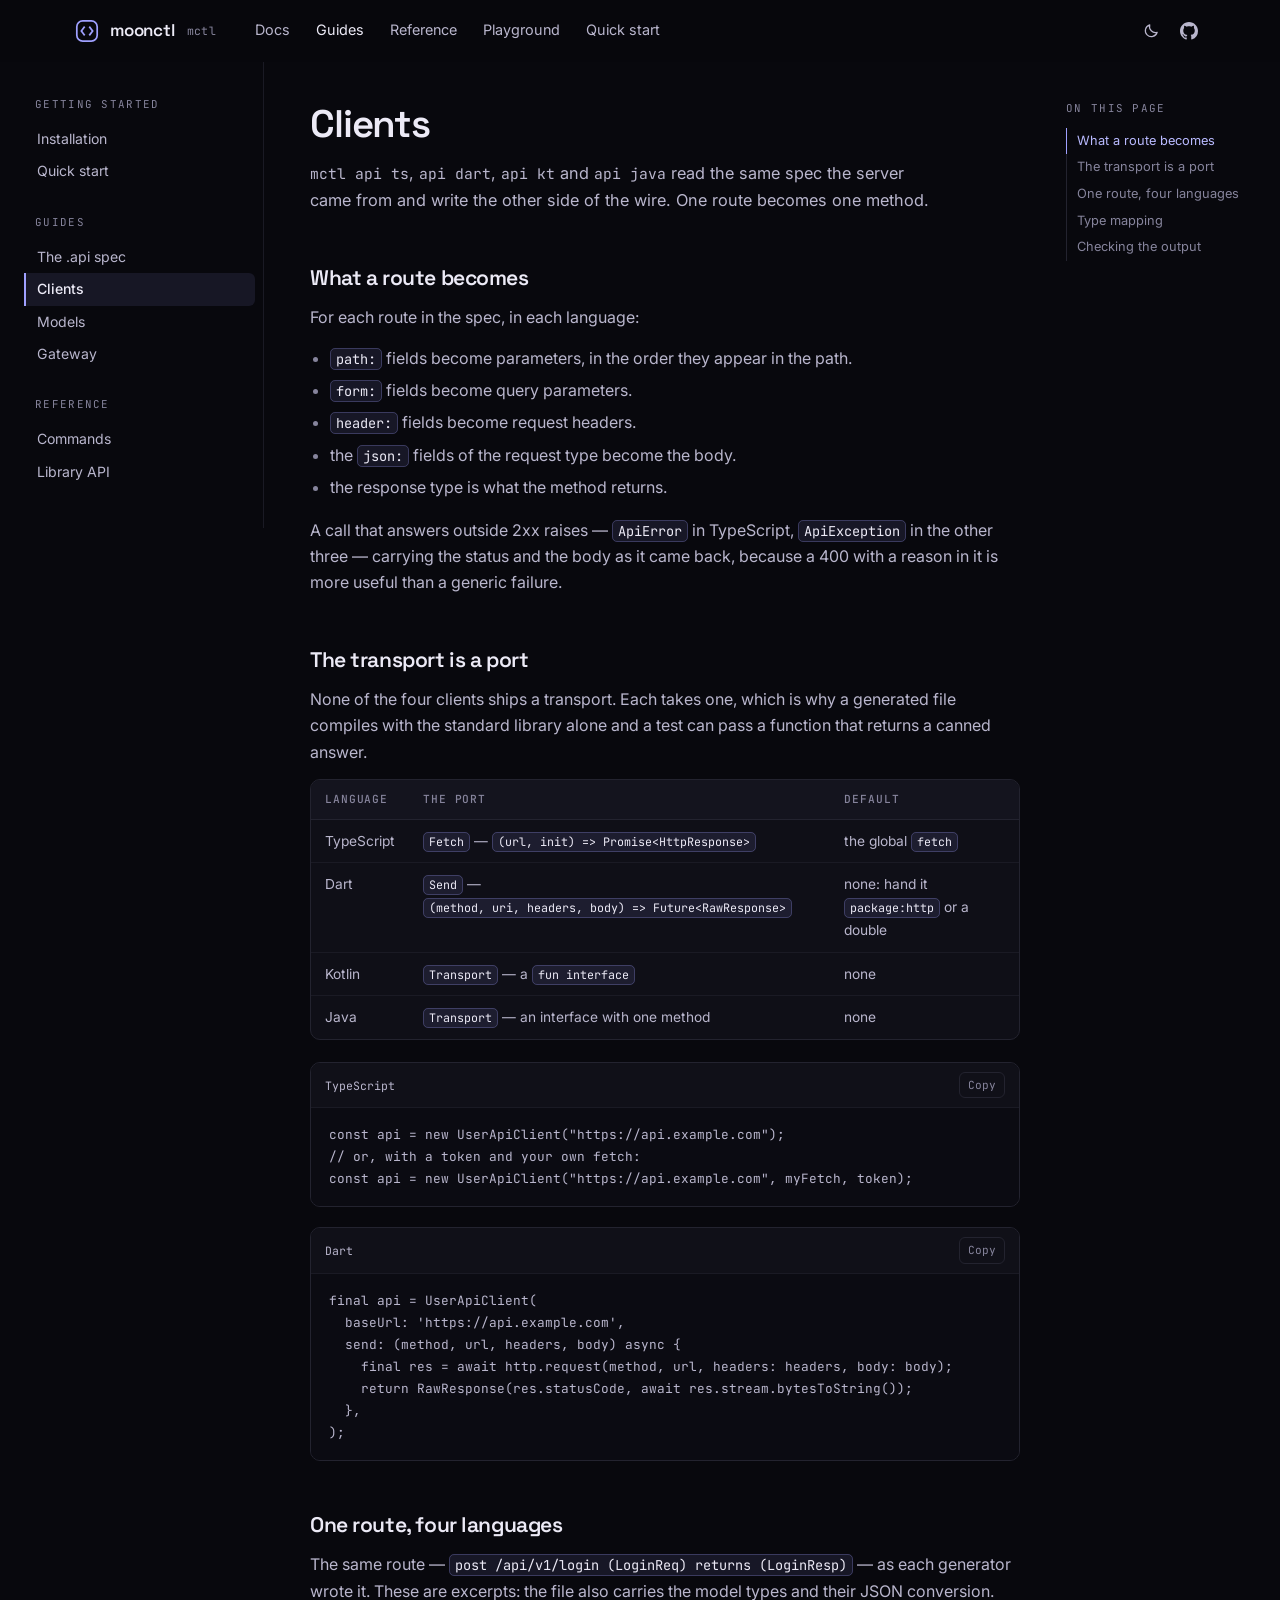
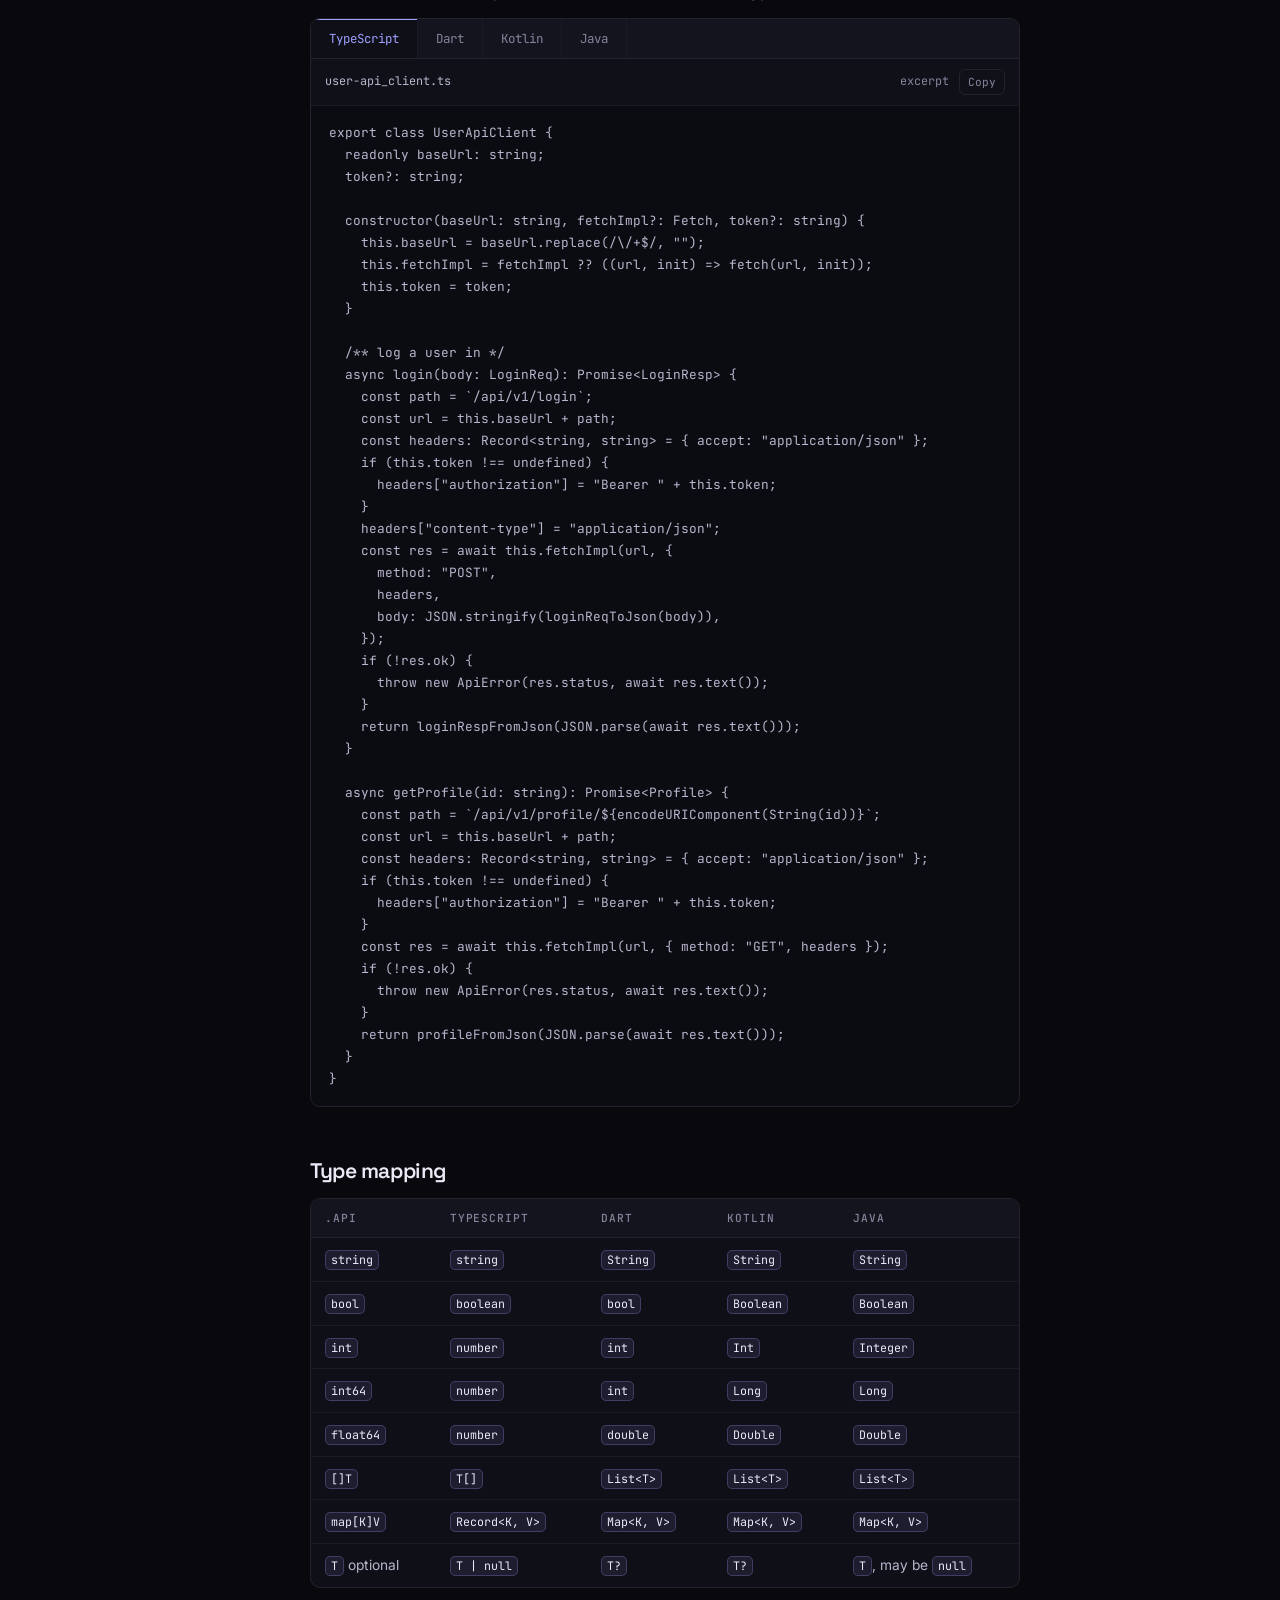
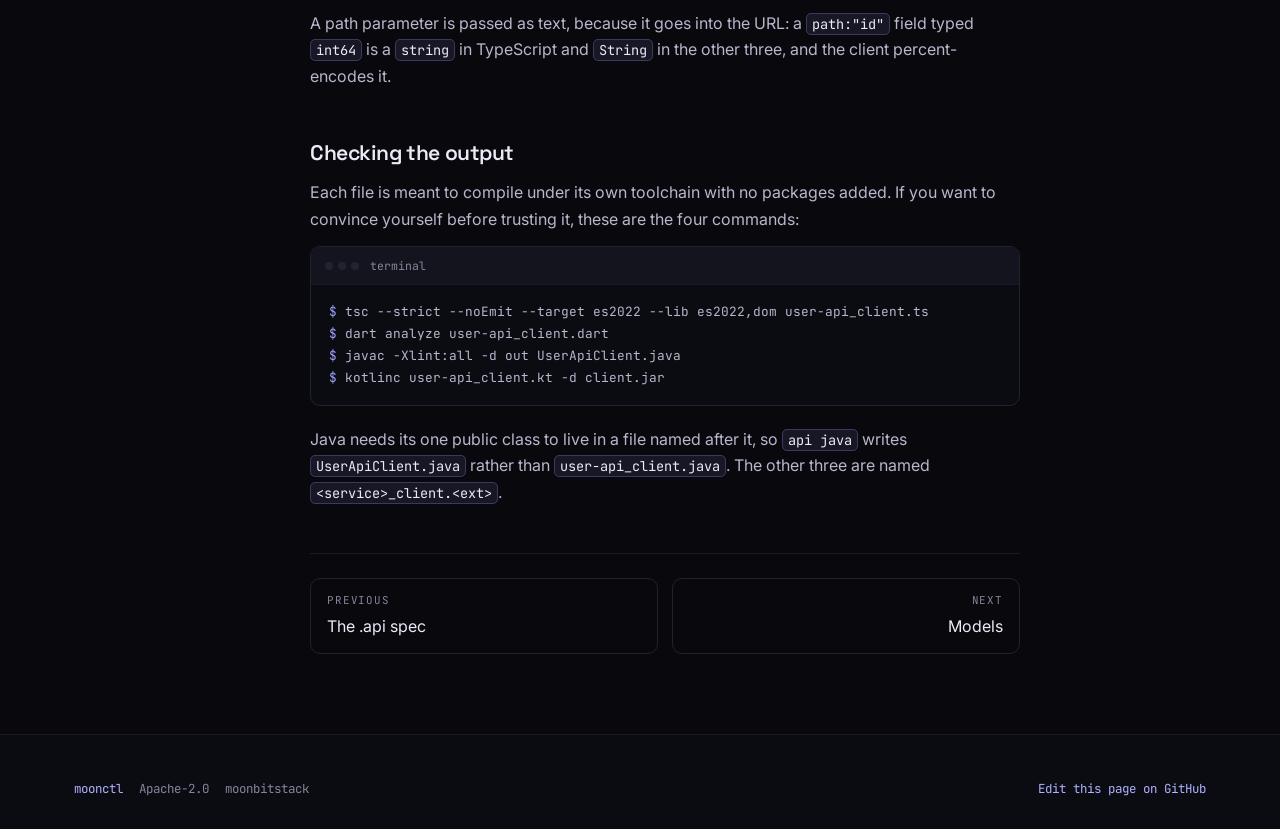
<file: docs/guides/clients.html>
<!doctype html>
<html lang="en" data-theme="dark">
<head>
<meta charset="utf-8">
<meta name="viewport" content="width=device-width, initial-scale=1">
<title>Clients — moonctl</title>
<meta name="description" content="Typed TypeScript, Dart, Kotlin and Java clients generated from a .api spec, each with a transport port and no dependencies.">
<meta name="theme-color" content="#08080d">
<link rel="icon" href="../assets/favicon.svg" type="image/svg+xml">
<link rel="preconnect" href="https://fonts.googleapis.com">
<link rel="preconnect" href="https://fonts.gstatic.com" crossorigin>
<link href="https://fonts.googleapis.com/css2?family=Inter:wght@400;500;600&family=JetBrains+Mono:wght@400;500&family=Space+Grotesk:wght@500;600;700&display=swap" rel="stylesheet">
<link rel="stylesheet" href="../assets/site.css">
<script type="module" src="../assets/scrollbar.js"></script>
<script src="../assets/site.js" defer></script>
</head>
<body>
<a class="skip" href="#main">Skip to content</a>

<header class="site-header">
  <div class="container">
    <a class="brand" href="../index.html">
      <span class="mark" aria-hidden="true">
        <svg viewBox="0 0 24 24" width="26" height="26" fill="none" stroke="currentColor" stroke-width="1.6">
          <rect x="2.6" y="2.6" width="18.8" height="18.8" rx="5.4"/>
          <path d="M9.4 8.6 6.8 12l2.6 3.4M14.6 8.6 17.2 12l-2.6 3.4" stroke-linecap="square"/>
        </svg>
      </span>
      moonctl
      <span class="sub">mctl</span>
    </a>
    <nav class="nav" aria-label="Main">
      <a href="../getting-started/installation.html">Docs</a>
      <a href="../guides/api-spec.html" aria-current="true">Guides</a>
      <a href="../reference/commands.html">Reference</a>
      <a href="../playground.html">Playground</a>
      <a href="../getting-started/quick-start.html">Quick start</a>
    </nav>
    <div class="nav-right">
      <button class="icon-btn" type="button" data-theme-toggle aria-label="Switch theme">
        <svg class="i-moon" viewBox="0 0 24 24" width="17" height="17" fill="none" stroke="currentColor" stroke-width="1.7" stroke-linecap="round" stroke-linejoin="round">
          <path d="M20 14.5A8.5 8.5 0 0 1 9.5 4a8.5 8.5 0 1 0 10.5 10.5Z"/>
        </svg>
        <svg class="i-sun" viewBox="0 0 24 24" width="17" height="17" fill="none" stroke="currentColor" stroke-width="1.7" stroke-linecap="round">
          <circle cx="12" cy="12" r="4.2"/>
          <path d="M12 3v2M12 19v2M3 12h2M19 12h2M5.6 5.6l1.4 1.4M17 17l1.4 1.4M18.4 5.6 17 7M7 17l-1.4 1.4"/>
        </svg>
      </button>
      <a class="icon-btn" href="https://github.com/moonbitstack/moonctl" aria-label="Repository on GitHub">
        <svg viewBox="0 0 16 16" width="18" height="18" fill="currentColor" aria-hidden="true">
          <path d="M8 0C3.58 0 0 3.58 0 8c0 3.54 2.29 6.53 5.47 7.59.4.07.55-.17.55-.38 0-.19-.01-.82-.01-1.49-2.01.37-2.53-.49-2.69-.94-.09-.23-.48-.94-.82-1.13-.28-.15-.68-.52-.01-.53.63-.01 1.08.58 1.23.82.72 1.21 1.87.87 2.33.66.07-.52.28-.87.51-1.07-1.78-.2-3.64-.89-3.64-3.95 0-.87.31-1.59.82-2.15-.08-.2-.36-1.02.08-2.12 0 0 .67-.21 2.2.82.64-.18 1.32-.27 2-.27s1.36.09 2 .27c1.53-1.04 2.2-.82 2.2-.82.44 1.1.16 1.92.08 2.12.51.56.82 1.27.82 2.15 0 3.07-1.87 3.75-3.65 3.95.29.25.54.73.54 1.48 0 1.07-.01 1.93-.01 2.2 0 .21.15.46.55.38A8.01 8.01 0 0 0 16 8c0-4.42-3.58-8-8-8Z"/>
        </svg>
      </a>
      <button class="icon-btn nav-toggle" type="button" data-nav-toggle aria-label="Menu" aria-expanded="false">
        <svg viewBox="0 0 24 24" width="19" height="19" fill="none" stroke="currentColor" stroke-width="1.8" stroke-linecap="round">
          <path d="M4 7h16M4 12h16M4 17h16"/>
        </svg>
      </button>
    </div>
  </div>
</header>

<div class="docs-wrap">
  <aside class="side" id="side">
    <div class="side-group">
      <span class="label">Getting started</span>
      <a href="../getting-started/installation.html">Installation</a>
      <a href="../getting-started/quick-start.html">Quick start</a>
    </div>
    <div class="side-group">
      <span class="label">Guides</span>
      <a href="../guides/api-spec.html">The .api spec</a>
      <a href="../guides/clients.html" aria-current="page">Clients</a>
      <a href="../guides/models.html">Models</a>
      <a href="../guides/gateway.html">Gateway</a>
    </div>
    <div class="side-group">
      <span class="label">Reference</span>
      <a href="../reference/commands.html">Commands</a>
      <a href="../reference/api.html">Library API</a>
    </div>
  </aside>

  <main class="doc" id="main">
    <button class="side-toggle" type="button" data-side-toggle aria-expanded="false">Contents</button>
    <h1>Clients</h1>
    <p class="lede">
      <code>mctl api ts</code>, <code>api dart</code>, <code>api kt</code> and
      <code>api java</code> read the same spec the server came from and write the other side of
      the wire. One route becomes one method.
    </p>

    <div class="prose">
      <h2 id="shape">What a route becomes <a class="anchor" href="#shape"></a></h2>
      <p>For each route in the spec, in each language:</p>
      <ul>
        <li><code>path:</code> fields become parameters, in the order they appear in the path.</li>
        <li><code>form:</code> fields become query parameters.</li>
        <li><code>header:</code> fields become request headers.</li>
        <li>the <code>json:</code> fields of the request type become the body.</li>
        <li>the response type is what the method returns.</li>
      </ul>
      <p>
        A call that answers outside 2xx raises — <code>ApiError</code> in TypeScript,
        <code>ApiException</code> in the other three — carrying the status and the body as it
        came back, because a 400 with a reason in it is more useful than a generic failure.
      </p>

      <h2 id="port">The transport is a port <a class="anchor" href="#port"></a></h2>
      <p>
        None of the four clients ships a transport. Each takes one, which is why a generated
        file compiles with the standard library alone and a test can pass a function that
        returns a canned answer.
      </p>
      <div class="table-wrap">
        <table>
          <thead><tr><th>Language</th><th>The port</th><th>Default</th></tr></thead>
          <tbody>
            <tr><td>TypeScript</td><td><code>Fetch</code> — <code>(url, init) =&gt; Promise&lt;HttpResponse&gt;</code></td><td>the global <code>fetch</code></td></tr>
            <tr><td>Dart</td><td><code>Send</code> — <code>(method, uri, headers, body) =&gt; Future&lt;RawResponse&gt;</code></td><td>none: hand it <code>package:http</code> or a double</td></tr>
            <tr><td>Kotlin</td><td><code>Transport</code> — a <code>fun interface</code></td><td>none</td></tr>
            <tr><td>Java</td><td><code>Transport</code> — an interface with one method</td><td>none</td></tr>
          </tbody>
        </table>
      </div>
      <div class="code">
        <div class="code-head"><span class="file">TypeScript</span><button class="copy" type="button" data-copy>Copy</button></div>
<pre>const api = new UserApiClient("https://api.example.com");
// or, with a token and your own fetch:
const api = new UserApiClient("https://api.example.com", myFetch, token);</pre>
      </div>
      <div class="code">
        <div class="code-head"><span class="file">Dart</span><button class="copy" type="button" data-copy>Copy</button></div>
<pre>final api = UserApiClient(
  baseUrl: 'https://api.example.com',
  send: (method, url, headers, body) async {
    final res = await http.request(method, url, headers: headers, body: body);
    return RawResponse(res.statusCode, await res.stream.bytesToString());
  },
);</pre>
      </div>

      <h2 id="one-route">One route, four languages <a class="anchor" href="#one-route"></a></h2>
      <p>
        The same route — <code>post /api/v1/login (LoginReq) returns (LoginResp)</code> — as
        each generator wrote it. These are excerpts: the file also carries the model types and
        their JSON conversion.
      </p>
      <div class="tabs" data-tabs>
        <div class="tab-bar" role="tablist" aria-label="Client languages">
          <button type="button" role="tab" data-tab aria-selected="true" aria-controls="c-ts" id="ct-ts">TypeScript</button>
          <button type="button" role="tab" data-tab aria-selected="false" aria-controls="c-dart" id="ct-dart" tabindex="-1">Dart</button>
          <button type="button" role="tab" data-tab aria-selected="false" aria-controls="c-kt" id="ct-kt" tabindex="-1">Kotlin</button>
          <button type="button" role="tab" data-tab aria-selected="false" aria-controls="c-java" id="ct-java" tabindex="-1">Java</button>
        </div>

        <div class="tab-panel" data-panel data-active="true" id="c-ts" role="tabpanel" aria-labelledby="ct-ts">
          <div class="panel-head"><span class="file">user-api_client.ts</span><span class="lines">excerpt</span><button class="copy" type="button" data-copy>Copy</button></div>
<pre>export class UserApiClient {
  readonly baseUrl: string;
  token?: string;

  constructor(baseUrl: string, fetchImpl?: Fetch, token?: string) {
    this.baseUrl = baseUrl.replace(/\/+$/, "");
    this.fetchImpl = fetchImpl ?? ((url, init) =&gt; fetch(url, init));
    this.token = token;
  }

  /** log a user in */
  async login(body: LoginReq): Promise&lt;LoginResp&gt; {
    const path = `/api/v1/login`;
    const url = this.baseUrl + path;
    const headers: Record&lt;string, string&gt; = { accept: "application/json" };
    if (this.token !== undefined) {
      headers["authorization"] = "Bearer " + this.token;
    }
    headers["content-type"] = "application/json";
    const res = await this.fetchImpl(url, {
      method: "POST",
      headers,
      body: JSON.stringify(loginReqToJson(body)),
    });
    if (!res.ok) {
      throw new ApiError(res.status, await res.text());
    }
    return loginRespFromJson(JSON.parse(await res.text()));
  }

  async getProfile(id: string): Promise&lt;Profile&gt; {
    const path = `/api/v1/profile/${encodeURIComponent(String(id))}`;
    const url = this.baseUrl + path;
    const headers: Record&lt;string, string&gt; = { accept: "application/json" };
    if (this.token !== undefined) {
      headers["authorization"] = "Bearer " + this.token;
    }
    const res = await this.fetchImpl(url, { method: "GET", headers });
    if (!res.ok) {
      throw new ApiError(res.status, await res.text());
    }
    return profileFromJson(JSON.parse(await res.text()));
  }
}</pre>
        </div>

        <div class="tab-panel" data-panel id="c-dart" role="tabpanel" aria-labelledby="ct-dart">
          <div class="panel-head"><span class="file">user-api_client.dart</span><span class="lines">excerpt</span><button class="copy" type="button" data-copy>Copy</button></div>
<pre>class UserApiClient {
  UserApiClient({required String baseUrl, required this.send, this.token})
      : baseUrl = baseUrl.replaceAll(RegExp(r'/+$'), '');

  final String baseUrl;
  final Send send;
  final String? token;

  Future&lt;LoginResp&gt; login(LoginReq body) async {
    final path = '/api/v1/login';
    final url = Uri.parse('$baseUrl$path');
    final headers = &lt;String, String&gt;{'accept': 'application/json'};
    if (token != null) {
      headers['authorization'] = 'Bearer $token';
    }
    final res = await send('POST', url, headers, jsonEncode(body.toJson()));
    if (!res.ok) {
      throw ApiException(res.status, res.body);
    }
    return LoginResp.fromJson(jsonDecode(res.body) as Map&lt;String, dynamic&gt;);
  }

  Future&lt;Profile&gt; getProfile({required String id}) async {
    final path = '/api/v1/profile/${Uri.encodeComponent(id.toString())}';
    final url = Uri.parse('$baseUrl$path');
    final headers = &lt;String, String&gt;{'accept': 'application/json'};
    if (token != null) {
      headers['authorization'] = 'Bearer $token';
    }
    final res = await send('GET', url, headers, null);
    if (!res.ok) {
      throw ApiException(res.status, res.body);
    }
    return Profile.fromJson(jsonDecode(res.body) as Map&lt;String, dynamic&gt;);
  }
}</pre>
        </div>

        <div class="tab-panel" data-panel id="c-kt" role="tabpanel" aria-labelledby="ct-kt">
          <div class="panel-head"><span class="file">user-api_client.kt</span><span class="lines">excerpt</span><button class="copy" type="button" data-copy>Copy</button></div>
<pre>class UserApiClient(
    private val baseUrl: String,
    private val transport: Transport,
    private val codec: Codec,
    private var token: String? = null,
) {
    fun login(body: LoginReq): LoginResp {
        val path = "/api/v1/login"
        val headers = linkedMapOf("accept" to "application/json")
        token?.let { headers["authorization"] = "Bearer " + it }
        val res = transport.send("POST", baseUrl + path, headers, codec.encode(body))
        if (!res.ok) {
            throw ApiException(res.status, res.body)
        }
        return LoginResp.fromWire(codec.decode(res.body))
    }

    fun getProfile(id: String): Profile {
        val path = "/api/v1/profile/" + enc(id)
        val headers = linkedMapOf("accept" to "application/json")
        token?.let { headers["authorization"] = "Bearer " + it }
        val res = transport.send("GET", baseUrl + path, headers, null)
        if (!res.ok) {
            throw ApiException(res.status, res.body)
        }
        return Profile.fromWire(codec.decode(res.body))
    }
}</pre>
        </div>

        <div class="tab-panel" data-panel id="c-java" role="tabpanel" aria-labelledby="ct-java">
          <div class="panel-head"><span class="file">UserApiClient.java</span><span class="lines">excerpt</span><button class="copy" type="button" data-copy>Copy</button></div>
<pre>public final class UserApiClient {
    public Profile getProfile(String id) {
        String path = "/api/v1/profile/" + enc(id);
        String url = baseUrl + path;
        Map&lt;String, String&gt; headers = new LinkedHashMap&lt;&gt;();
        headers.put("accept", "application/json");
        if (token != null) {
            headers.put("authorization", "Bearer " + token);
        }
        RawResponse res = transport.send("GET", url, headers, null);
        if (!res.ok()) {
            throw new ApiException(res.status, res.body);
        }
        return Profile.fromWire(codec.decode(res.body));
    }
}</pre>
        </div>
      </div>

      <h2 id="types">Type mapping <a class="anchor" href="#types"></a></h2>
      <div class="table-wrap">
        <table>
          <thead><tr><th>.api</th><th>TypeScript</th><th>Dart</th><th>Kotlin</th><th>Java</th></tr></thead>
          <tbody>
            <tr><td><code>string</code></td><td><code>string</code></td><td><code>String</code></td><td><code>String</code></td><td><code>String</code></td></tr>
            <tr><td><code>bool</code></td><td><code>boolean</code></td><td><code>bool</code></td><td><code>Boolean</code></td><td><code>Boolean</code></td></tr>
            <tr><td><code>int</code></td><td><code>number</code></td><td><code>int</code></td><td><code>Int</code></td><td><code>Integer</code></td></tr>
            <tr><td><code>int64</code></td><td><code>number</code></td><td><code>int</code></td><td><code>Long</code></td><td><code>Long</code></td></tr>
            <tr><td><code>float64</code></td><td><code>number</code></td><td><code>double</code></td><td><code>Double</code></td><td><code>Double</code></td></tr>
            <tr><td><code>[]T</code></td><td><code>T[]</code></td><td><code>List&lt;T&gt;</code></td><td><code>List&lt;T&gt;</code></td><td><code>List&lt;T&gt;</code></td></tr>
            <tr><td><code>map[K]V</code></td><td><code>Record&lt;K, V&gt;</code></td><td><code>Map&lt;K, V&gt;</code></td><td><code>Map&lt;K, V&gt;</code></td><td><code>Map&lt;K, V&gt;</code></td></tr>
            <tr><td><code>T</code> optional</td><td><code>T | null</code></td><td><code>T?</code></td><td><code>T?</code></td><td><code>T</code>, may be <code>null</code></td></tr>
          </tbody>
        </table>
      </div>
      <p>
        A path parameter is passed as text, because it goes into the URL: a
        <code>path:"id"</code> field typed <code>int64</code> is a <code>string</code> in
        TypeScript and <code>String</code> in the other three, and the client percent-encodes
        it.
      </p>

      <h2 id="check">Checking the output <a class="anchor" href="#check"></a></h2>
      <p>
        Each file is meant to compile under its own toolchain with no packages added. If you
        want to convince yourself before trusting it, these are the four commands:
      </p>
      <div class="term">
        <div class="term-bar"><span class="dots"><i></i><i></i><i></i></span>terminal</div>
<pre><span class="p">$</span> tsc --strict --noEmit --target es2022 --lib es2022,dom user-api_client.ts
<span class="p">$</span> dart analyze user-api_client.dart
<span class="p">$</span> javac -Xlint:all -d out UserApiClient.java
<span class="p">$</span> kotlinc user-api_client.kt -d client.jar</pre>
      </div>
      <p>
        Java needs its one public class to live in a file named after it, so
        <code>api java</code> writes <code>UserApiClient.java</code> rather than
        <code>user-api_client.java</code>. The other three are named
        <code>&lt;service&gt;_client.&lt;ext&gt;</code>.
      </p>
    </div>
    <nav class="pager" aria-label="Pages">
      <a href="../guides/api-spec.html">
        <span class="dir">Previous</span>
        The .api spec
      </a>
      <a class="next" href="../guides/models.html">
        <span class="dir">Next</span>
        Models
      </a>
    </nav>
  </main>

  <nav class="toc" aria-label="On this page">
    <span class="label">On this page</span>
    <a href="#shape">What a route becomes</a>
    <a href="#port">The transport is a port</a>
    <a href="#one-route">One route, four languages</a>
    <a href="#types">Type mapping</a>
    <a href="#check">Checking the output</a>
  </nav>
</div>

<footer class="site-footer">
  <div class="container">
    <div class="footer-bottom" style="margin-top:0;border-top:0;padding-top:0">
      <span><a href="../index.html">moonctl</a></span>
      <span>Apache-2.0</span>
      <span>moonbitstack</span>
      <span class="right"><a href="https://github.com/moonbitstack/moonctl">Edit this page on GitHub</a></span>
    </div>
  </div>
</footer>

</body>
</html>
</file>
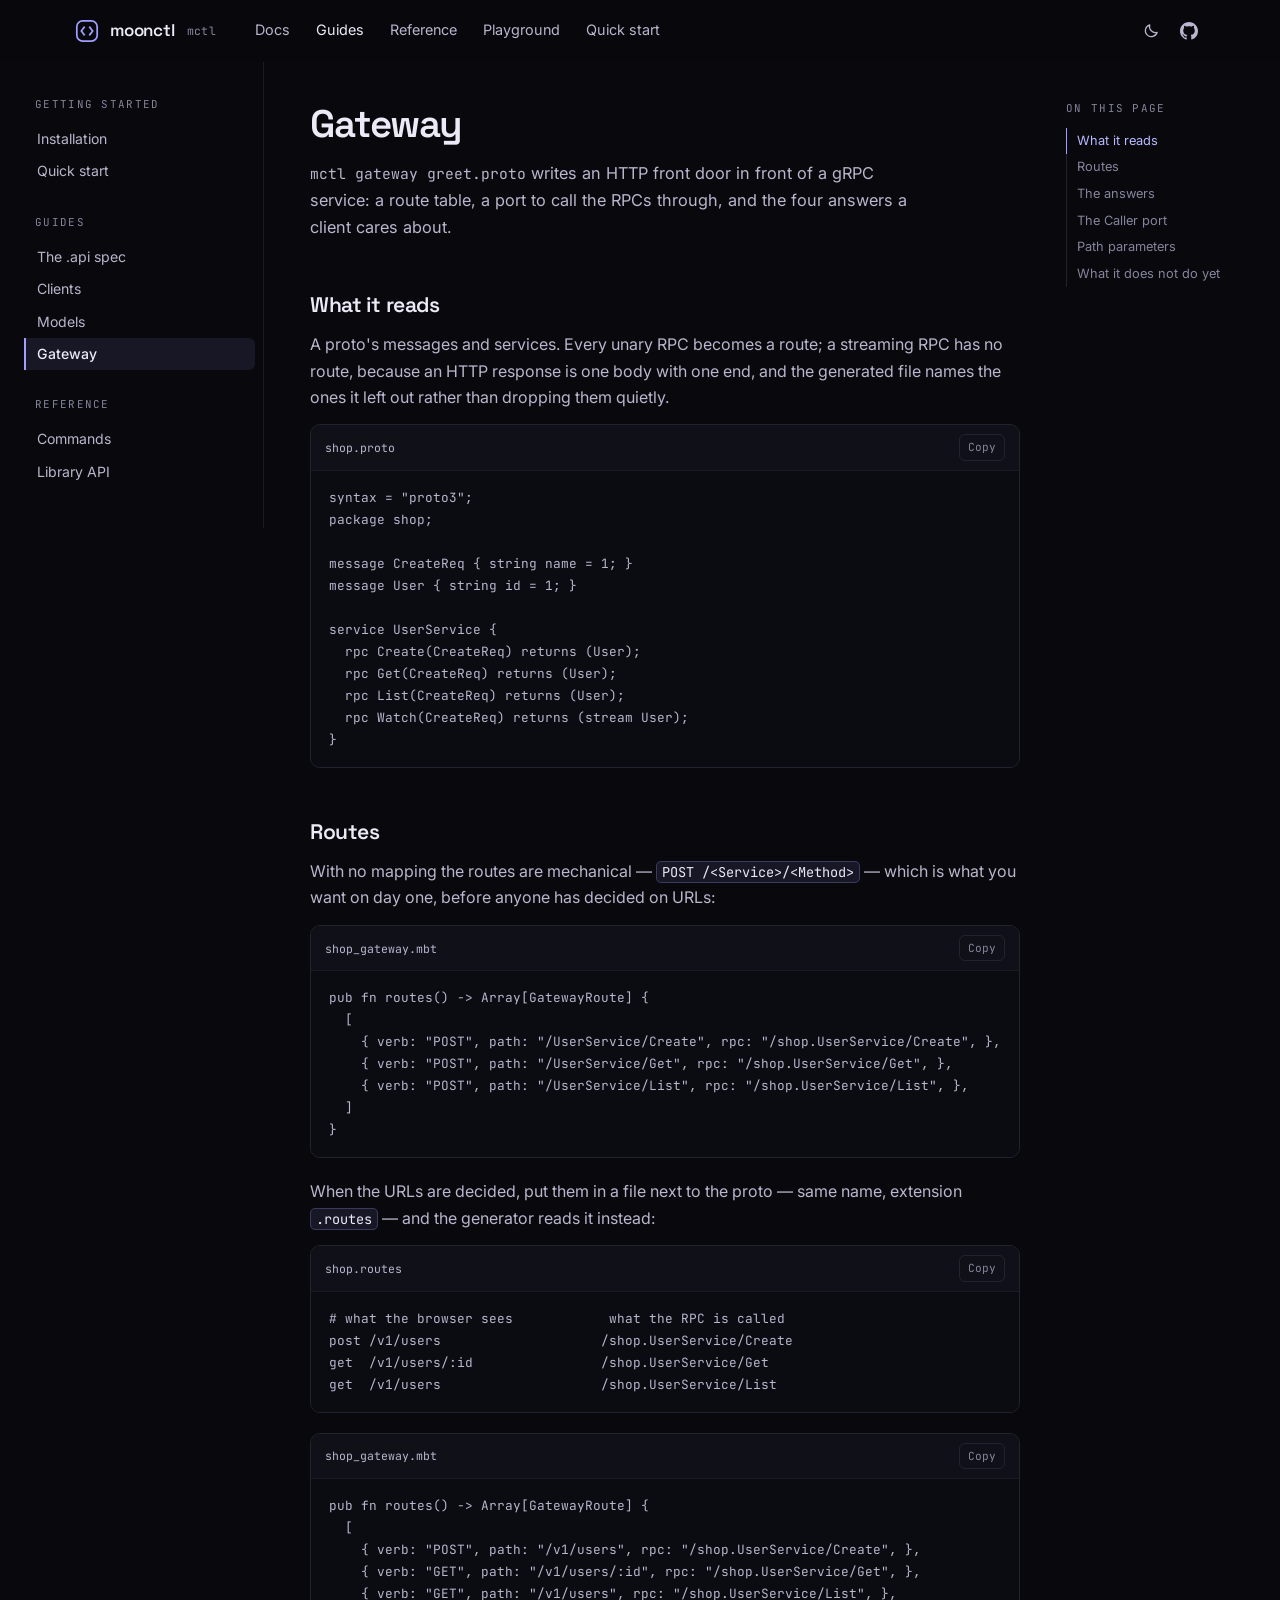
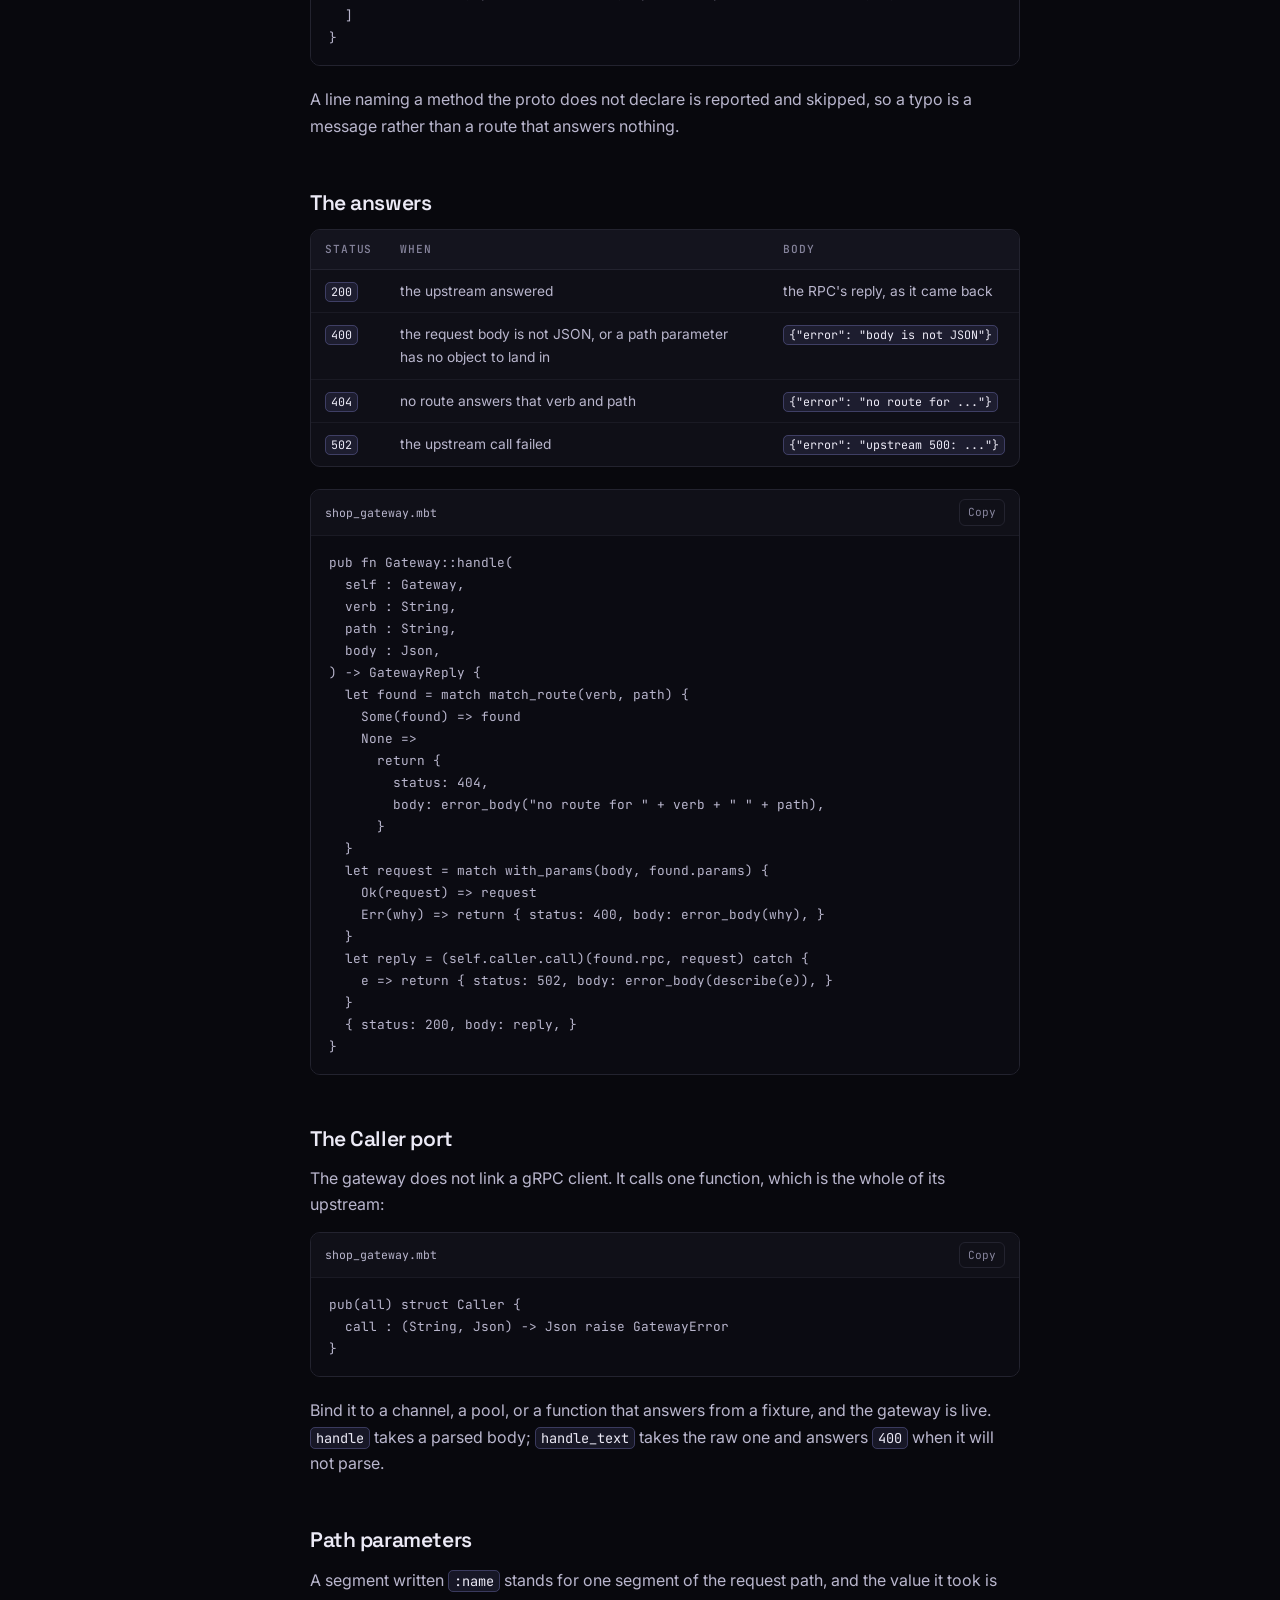
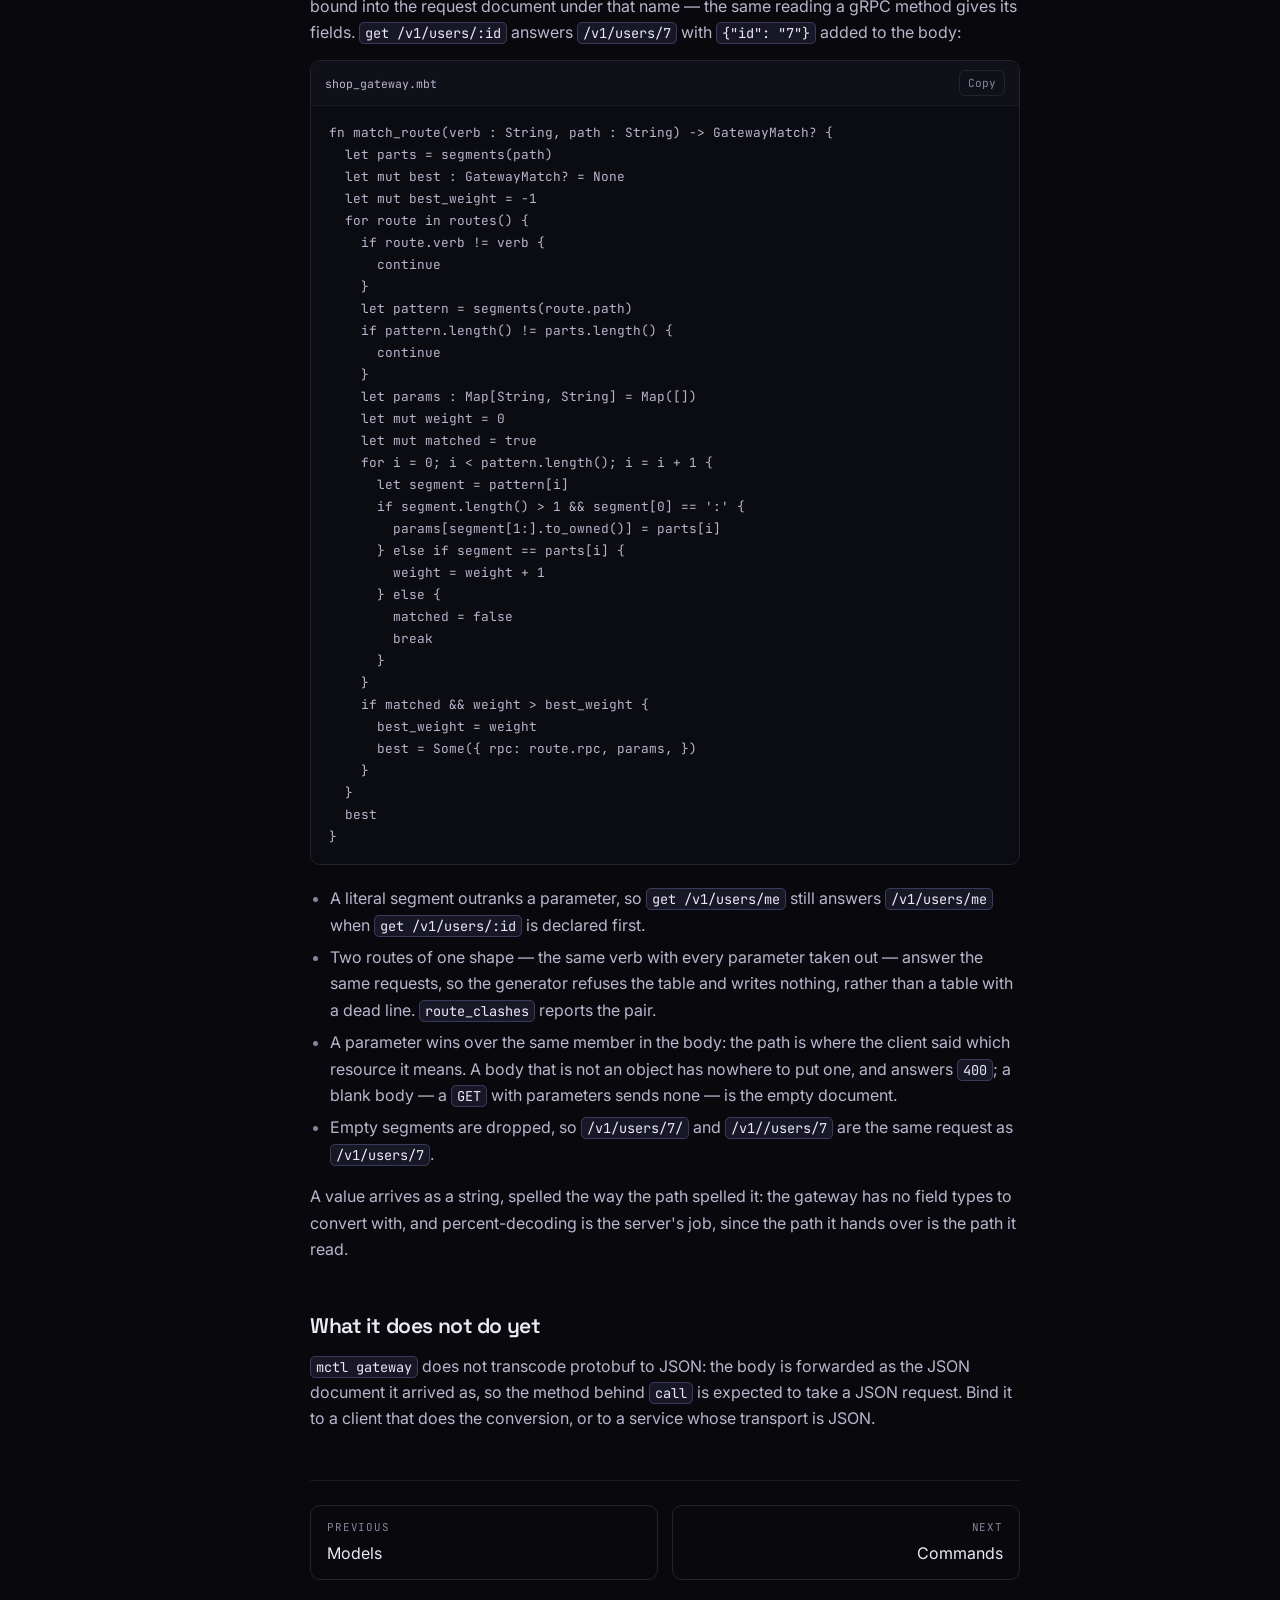
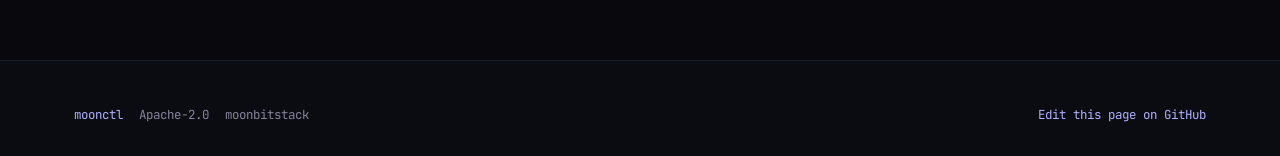
<file: docs/guides/gateway.html>
<!doctype html>
<html lang="en" data-theme="dark">
<head>
<meta charset="utf-8">
<meta name="viewport" content="width=device-width, initial-scale=1">
<title>Gateway — moonctl</title>
<meta name="description" content="An HTTP gateway over a .proto: default routes, a route mapping file, the four answers and the Caller port.">
<meta name="theme-color" content="#08080d">
<link rel="icon" href="../assets/favicon.svg" type="image/svg+xml">
<link rel="preconnect" href="https://fonts.googleapis.com">
<link rel="preconnect" href="https://fonts.gstatic.com" crossorigin>
<link href="https://fonts.googleapis.com/css2?family=Inter:wght@400;500;600&family=JetBrains+Mono:wght@400;500&family=Space+Grotesk:wght@500;600;700&display=swap" rel="stylesheet">
<link rel="stylesheet" href="../assets/site.css">
<script type="module" src="../assets/scrollbar.js"></script>
<script src="../assets/site.js" defer></script>
</head>
<body>
<a class="skip" href="#main">Skip to content</a>

<header class="site-header">
  <div class="container">
    <a class="brand" href="../index.html">
      <span class="mark" aria-hidden="true">
        <svg viewBox="0 0 24 24" width="26" height="26" fill="none" stroke="currentColor" stroke-width="1.6">
          <rect x="2.6" y="2.6" width="18.8" height="18.8" rx="5.4"/>
          <path d="M9.4 8.6 6.8 12l2.6 3.4M14.6 8.6 17.2 12l-2.6 3.4" stroke-linecap="square"/>
        </svg>
      </span>
      moonctl
      <span class="sub">mctl</span>
    </a>
    <nav class="nav" aria-label="Main">
      <a href="../getting-started/installation.html">Docs</a>
      <a href="../guides/api-spec.html" aria-current="true">Guides</a>
      <a href="../reference/commands.html">Reference</a>
      <a href="../playground.html">Playground</a>
      <a href="../getting-started/quick-start.html">Quick start</a>
    </nav>
    <div class="nav-right">
      <button class="icon-btn" type="button" data-theme-toggle aria-label="Switch theme">
        <svg class="i-moon" viewBox="0 0 24 24" width="17" height="17" fill="none" stroke="currentColor" stroke-width="1.7" stroke-linecap="round" stroke-linejoin="round">
          <path d="M20 14.5A8.5 8.5 0 0 1 9.5 4a8.5 8.5 0 1 0 10.5 10.5Z"/>
        </svg>
        <svg class="i-sun" viewBox="0 0 24 24" width="17" height="17" fill="none" stroke="currentColor" stroke-width="1.7" stroke-linecap="round">
          <circle cx="12" cy="12" r="4.2"/>
          <path d="M12 3v2M12 19v2M3 12h2M19 12h2M5.6 5.6l1.4 1.4M17 17l1.4 1.4M18.4 5.6 17 7M7 17l-1.4 1.4"/>
        </svg>
      </button>
      <a class="icon-btn" href="https://github.com/moonbitstack/moonctl" aria-label="Repository on GitHub">
        <svg viewBox="0 0 16 16" width="18" height="18" fill="currentColor" aria-hidden="true">
          <path d="M8 0C3.58 0 0 3.58 0 8c0 3.54 2.29 6.53 5.47 7.59.4.07.55-.17.55-.38 0-.19-.01-.82-.01-1.49-2.01.37-2.53-.49-2.69-.94-.09-.23-.48-.94-.82-1.13-.28-.15-.68-.52-.01-.53.63-.01 1.08.58 1.23.82.72 1.21 1.87.87 2.33.66.07-.52.28-.87.51-1.07-1.78-.2-3.64-.89-3.64-3.95 0-.87.31-1.59.82-2.15-.08-.2-.36-1.02.08-2.12 0 0 .67-.21 2.2.82.64-.18 1.32-.27 2-.27s1.36.09 2 .27c1.53-1.04 2.2-.82 2.2-.82.44 1.1.16 1.92.08 2.12.51.56.82 1.27.82 2.15 0 3.07-1.87 3.75-3.65 3.95.29.25.54.73.54 1.48 0 1.07-.01 1.93-.01 2.2 0 .21.15.46.55.38A8.01 8.01 0 0 0 16 8c0-4.42-3.58-8-8-8Z"/>
        </svg>
      </a>
      <button class="icon-btn nav-toggle" type="button" data-nav-toggle aria-label="Menu" aria-expanded="false">
        <svg viewBox="0 0 24 24" width="19" height="19" fill="none" stroke="currentColor" stroke-width="1.8" stroke-linecap="round">
          <path d="M4 7h16M4 12h16M4 17h16"/>
        </svg>
      </button>
    </div>
  </div>
</header>

<div class="docs-wrap">
  <aside class="side" id="side">
    <div class="side-group">
      <span class="label">Getting started</span>
      <a href="../getting-started/installation.html">Installation</a>
      <a href="../getting-started/quick-start.html">Quick start</a>
    </div>
    <div class="side-group">
      <span class="label">Guides</span>
      <a href="../guides/api-spec.html">The .api spec</a>
      <a href="../guides/clients.html">Clients</a>
      <a href="../guides/models.html">Models</a>
      <a href="../guides/gateway.html" aria-current="page">Gateway</a>
    </div>
    <div class="side-group">
      <span class="label">Reference</span>
      <a href="../reference/commands.html">Commands</a>
      <a href="../reference/api.html">Library API</a>
    </div>
  </aside>

  <main class="doc" id="main">
    <button class="side-toggle" type="button" data-side-toggle aria-expanded="false">Contents</button>
    <h1>Gateway</h1>
    <p class="lede">
      <code>mctl gateway greet.proto</code> writes an HTTP front door in front of a gRPC
      service: a route table, a port to call the RPCs through, and the four answers a client
      cares about.
    </p>

    <div class="prose">
      <h2 id="proto">What it reads <a class="anchor" href="#proto"></a></h2>
      <p>
        A proto's messages and services. Every unary RPC becomes a route; a streaming RPC has no
        route, because an HTTP response is one body with one end, and the generated file names
        the ones it left out rather than dropping them quietly.
      </p>
      <div class="code">
        <div class="code-head"><span class="file">shop.proto</span><button class="copy" type="button" data-copy>Copy</button></div>
<pre>syntax = "proto3";
package shop;

message CreateReq { string name = 1; }
message User { string id = 1; }

service UserService {
  rpc Create(CreateReq) returns (User);
  rpc Get(CreateReq) returns (User);
  rpc List(CreateReq) returns (User);
  rpc Watch(CreateReq) returns (stream User);
}</pre>
      </div>

      <h2 id="routes">Routes <a class="anchor" href="#routes"></a></h2>
      <p>
        With no mapping the routes are mechanical — <code>POST /&lt;Service&gt;/&lt;Method&gt;</code>
        — which is what you want on day one, before anyone has decided on URLs:
      </p>
      <div class="code">
        <div class="code-head"><span class="file">shop_gateway.mbt</span><button class="copy" type="button" data-copy>Copy</button></div>
<pre>pub fn routes() -&gt; Array[GatewayRoute] {
  [
    { verb: "POST", path: "/UserService/Create", rpc: "/shop.UserService/Create", },
    { verb: "POST", path: "/UserService/Get", rpc: "/shop.UserService/Get", },
    { verb: "POST", path: "/UserService/List", rpc: "/shop.UserService/List", },
  ]
}</pre>
      </div>
      <p>
        When the URLs are decided, put them in a file next to the proto — same name, extension
        <code>.routes</code> — and the generator reads it instead:
      </p>
      <div class="code">
        <div class="code-head"><span class="file">shop.routes</span><button class="copy" type="button" data-copy>Copy</button></div>
<pre># what the browser sees            what the RPC is called
post /v1/users                    /shop.UserService/Create
get  /v1/users/:id                /shop.UserService/Get
get  /v1/users                    /shop.UserService/List</pre>
      </div>
      <div class="code">
        <div class="code-head"><span class="file">shop_gateway.mbt</span><button class="copy" type="button" data-copy>Copy</button></div>
<pre>pub fn routes() -&gt; Array[GatewayRoute] {
  [
    { verb: "POST", path: "/v1/users", rpc: "/shop.UserService/Create", },
    { verb: "GET", path: "/v1/users/:id", rpc: "/shop.UserService/Get", },
    { verb: "GET", path: "/v1/users", rpc: "/shop.UserService/List", },
  ]
}</pre>
      </div>
      <p>
        A line naming a method the proto does not declare is reported and skipped, so a typo is
        a message rather than a route that answers nothing.
      </p>

      <h2 id="answers">The answers <a class="anchor" href="#answers"></a></h2>
      <div class="table-wrap">
        <table>
          <thead><tr><th>Status</th><th>When</th><th>Body</th></tr></thead>
          <tbody>
            <tr><td><code>200</code></td><td>the upstream answered</td><td>the RPC's reply, as it came back</td></tr>
            <tr><td><code>400</code></td><td>the request body is not JSON, or a path parameter has no object to land in</td><td><code>{"error": "body is not JSON"}</code></td></tr>
            <tr><td><code>404</code></td><td>no route answers that verb and path</td><td><code>{"error": "no route for ..."}</code></td></tr>
            <tr><td><code>502</code></td><td>the upstream call failed</td><td><code>{"error": "upstream 500: ..."}</code></td></tr>
          </tbody>
        </table>
      </div>
      <div class="code">
        <div class="code-head"><span class="file">shop_gateway.mbt</span><button class="copy" type="button" data-copy>Copy</button></div>
<pre>pub fn Gateway::handle(
  self : Gateway,
  verb : String,
  path : String,
  body : Json,
) -&gt; GatewayReply {
  let found = match match_route(verb, path) {
    Some(found) =&gt; found
    None =&gt;
      return {
        status: 404,
        body: error_body("no route for " + verb + " " + path),
      }
  }
  let request = match with_params(body, found.params) {
    Ok(request) =&gt; request
    Err(why) =&gt; return { status: 400, body: error_body(why), }
  }
  let reply = (self.caller.call)(found.rpc, request) catch {
    e =&gt; return { status: 502, body: error_body(describe(e)), }
  }
  { status: 200, body: reply, }
}</pre>
      </div>

      <h2 id="port">The Caller port <a class="anchor" href="#port"></a></h2>
      <p>
        The gateway does not link a gRPC client. It calls one function, which is the whole of
        its upstream:
      </p>
      <div class="code">
        <div class="code-head"><span class="file">shop_gateway.mbt</span><button class="copy" type="button" data-copy>Copy</button></div>
<pre>pub(all) struct Caller {
  call : (String, Json) -&gt; Json raise GatewayError
}</pre>
      </div>
      <p>
        Bind it to a channel, a pool, or a function that answers from a fixture, and the gateway
        is live. <code>handle</code> takes a parsed body; <code>handle_text</code> takes the raw
        one and answers <code>400</code> when it will not parse.
      </p>

      <h2 id="params">Path parameters <a class="anchor" href="#params"></a></h2>
      <p>
        A segment written <code>:name</code> stands for one segment of the request path, and the
        value it took is bound into the request document under that name — the same reading a gRPC
        method gives its fields. <code>get /v1/users/:id</code> answers <code>/v1/users/7</code>
        with <code>{"id": "7"}</code> added to the body:
      </p>
      <div class="code">
        <div class="code-head"><span class="file">shop_gateway.mbt</span><button class="copy" type="button" data-copy>Copy</button></div>
<pre>fn match_route(verb : String, path : String) -&gt; GatewayMatch? {
  let parts = segments(path)
  let mut best : GatewayMatch? = None
  let mut best_weight = -1
  for route in routes() {
    if route.verb != verb {
      continue
    }
    let pattern = segments(route.path)
    if pattern.length() != parts.length() {
      continue
    }
    let params : Map[String, String] = Map([])
    let mut weight = 0
    let mut matched = true
    for i = 0; i &lt; pattern.length(); i = i + 1 {
      let segment = pattern[i]
      if segment.length() &gt; 1 &amp;&amp; segment[0] == ':' {
        params[segment[1:].to_owned()] = parts[i]
      } else if segment == parts[i] {
        weight = weight + 1
      } else {
        matched = false
        break
      }
    }
    if matched &amp;&amp; weight &gt; best_weight {
      best_weight = weight
      best = Some({ rpc: route.rpc, params, })
    }
  }
  best
}</pre>
      </div>
      <ul>
        <li>
          A literal segment outranks a parameter, so <code>get /v1/users/me</code> still answers
          <code>/v1/users/me</code> when <code>get /v1/users/:id</code> is declared first.
        </li>
        <li>
          Two routes of one shape — the same verb with every parameter taken out — answer the same
          requests, so the generator refuses the table and writes nothing, rather than a table with
          a dead line. <code>route_clashes</code> reports the pair.
        </li>
        <li>
          A parameter wins over the same member in the body: the path is where the client said
          which resource it means. A body that is not an object has nowhere to put one, and answers
          <code>400</code>; a blank body — a <code>GET</code> with parameters sends none — is the
          empty document.
        </li>
        <li>
          Empty segments are dropped, so <code>/v1/users/7/</code> and <code>/v1//users/7</code> are
          the same request as <code>/v1/users/7</code>.
        </li>
      </ul>
      <p>
        A value arrives as a string, spelled the way the path spelled it: the gateway has no field
        types to convert with, and percent-decoding is the server's job, since the path it hands
        over is the path it read.
      </p>

      <h2 id="limits">What it does not do yet <a class="anchor" href="#limits"></a></h2>
      <p>
        <code>mctl gateway</code> does not transcode protobuf to JSON: the body is forwarded
        as the JSON document it arrived as, so the method behind <code>call</code> is expected to
        take a JSON request. Bind it to a client that does the conversion, or to a service whose
        transport is JSON.
      </p>
    </div>
    <nav class="pager" aria-label="Pages">
      <a href="../guides/models.html">
        <span class="dir">Previous</span>
        Models
      </a>
      <a class="next" href="../reference/commands.html">
        <span class="dir">Next</span>
        Commands
      </a>
    </nav>
  </main>

  <nav class="toc" aria-label="On this page">
    <span class="label">On this page</span>
    <a href="#proto">What it reads</a>
    <a href="#routes">Routes</a>
    <a href="#answers">The answers</a>
    <a href="#port">The Caller port</a>
    <a href="#params">Path parameters</a>
    <a href="#limits">What it does not do yet</a>
  </nav>
</div>

<footer class="site-footer">
  <div class="container">
    <div class="footer-bottom" style="margin-top:0;border-top:0;padding-top:0">
      <span><a href="../index.html">moonctl</a></span>
      <span>Apache-2.0</span>
      <span>moonbitstack</span>
      <span class="right"><a href="https://github.com/moonbitstack/moonctl">Edit this page on GitHub</a></span>
    </div>
  </div>
</footer>

</body>
</html>
</file>
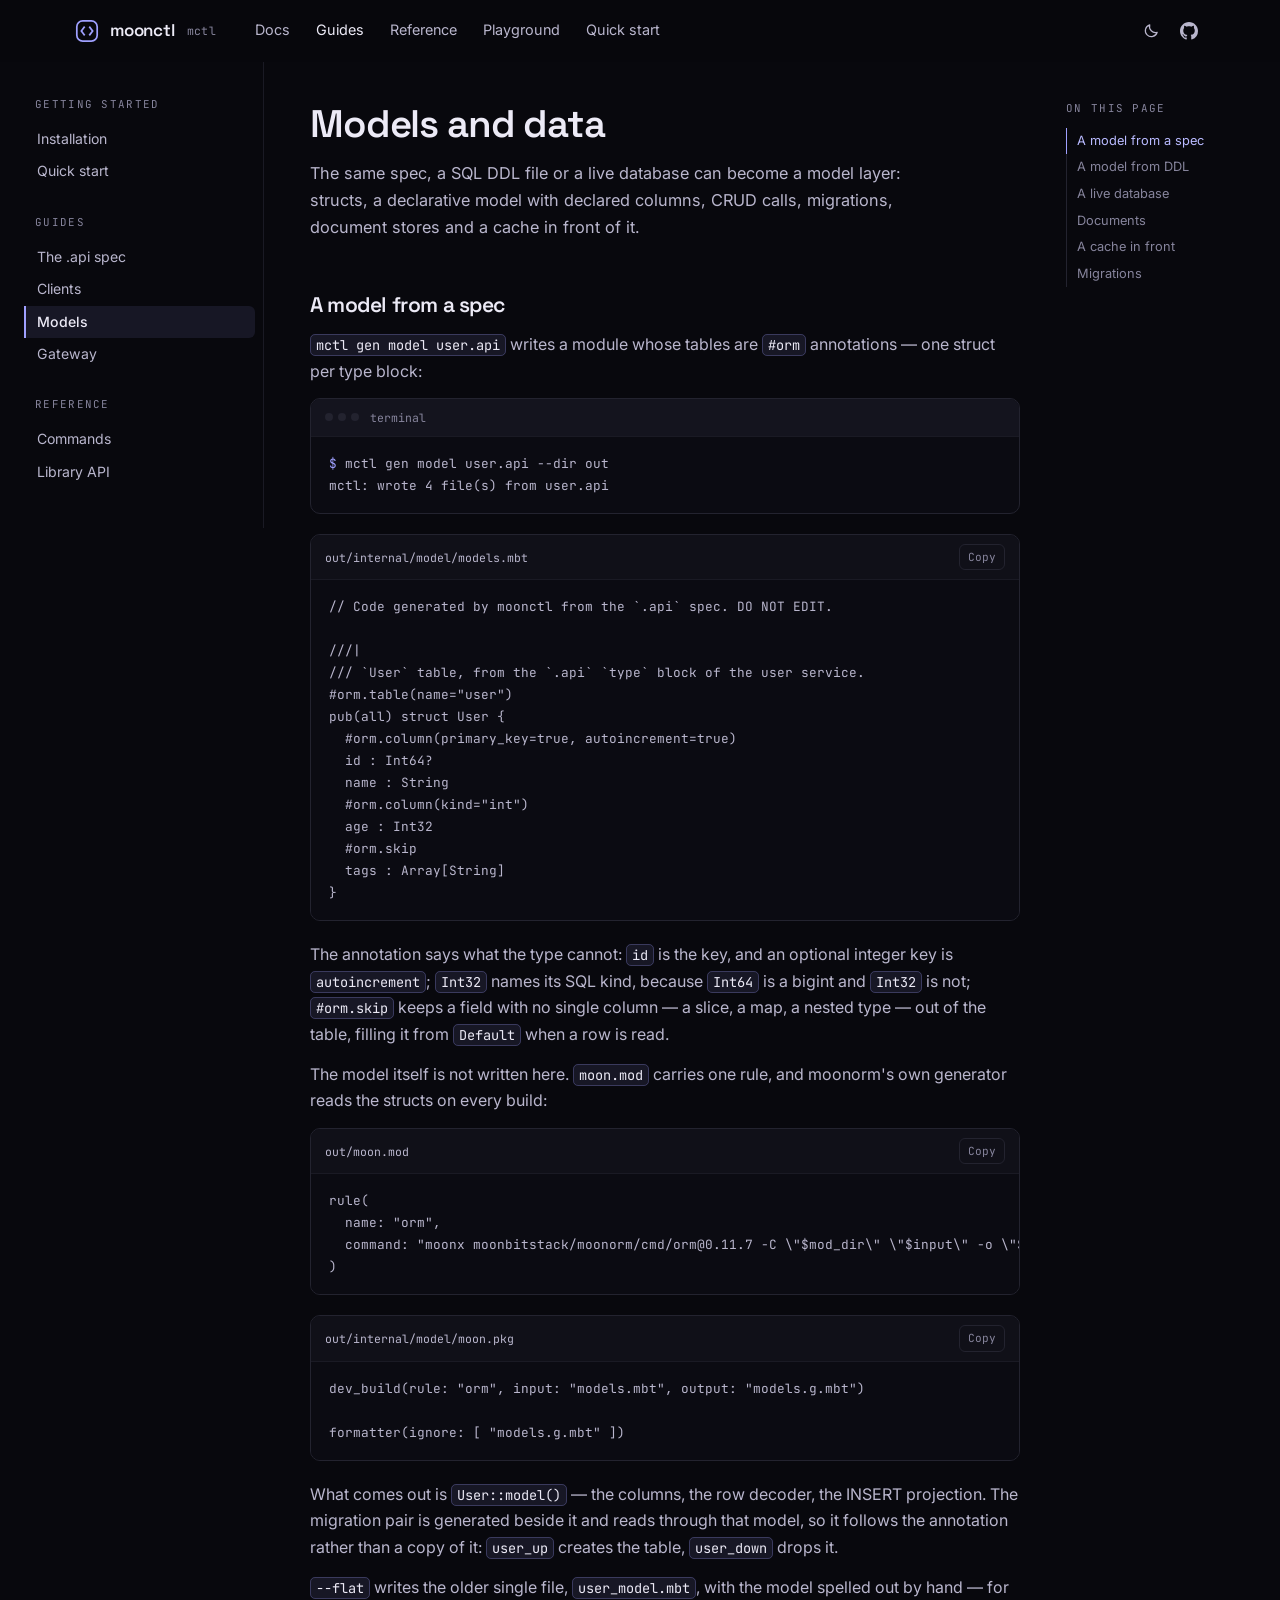
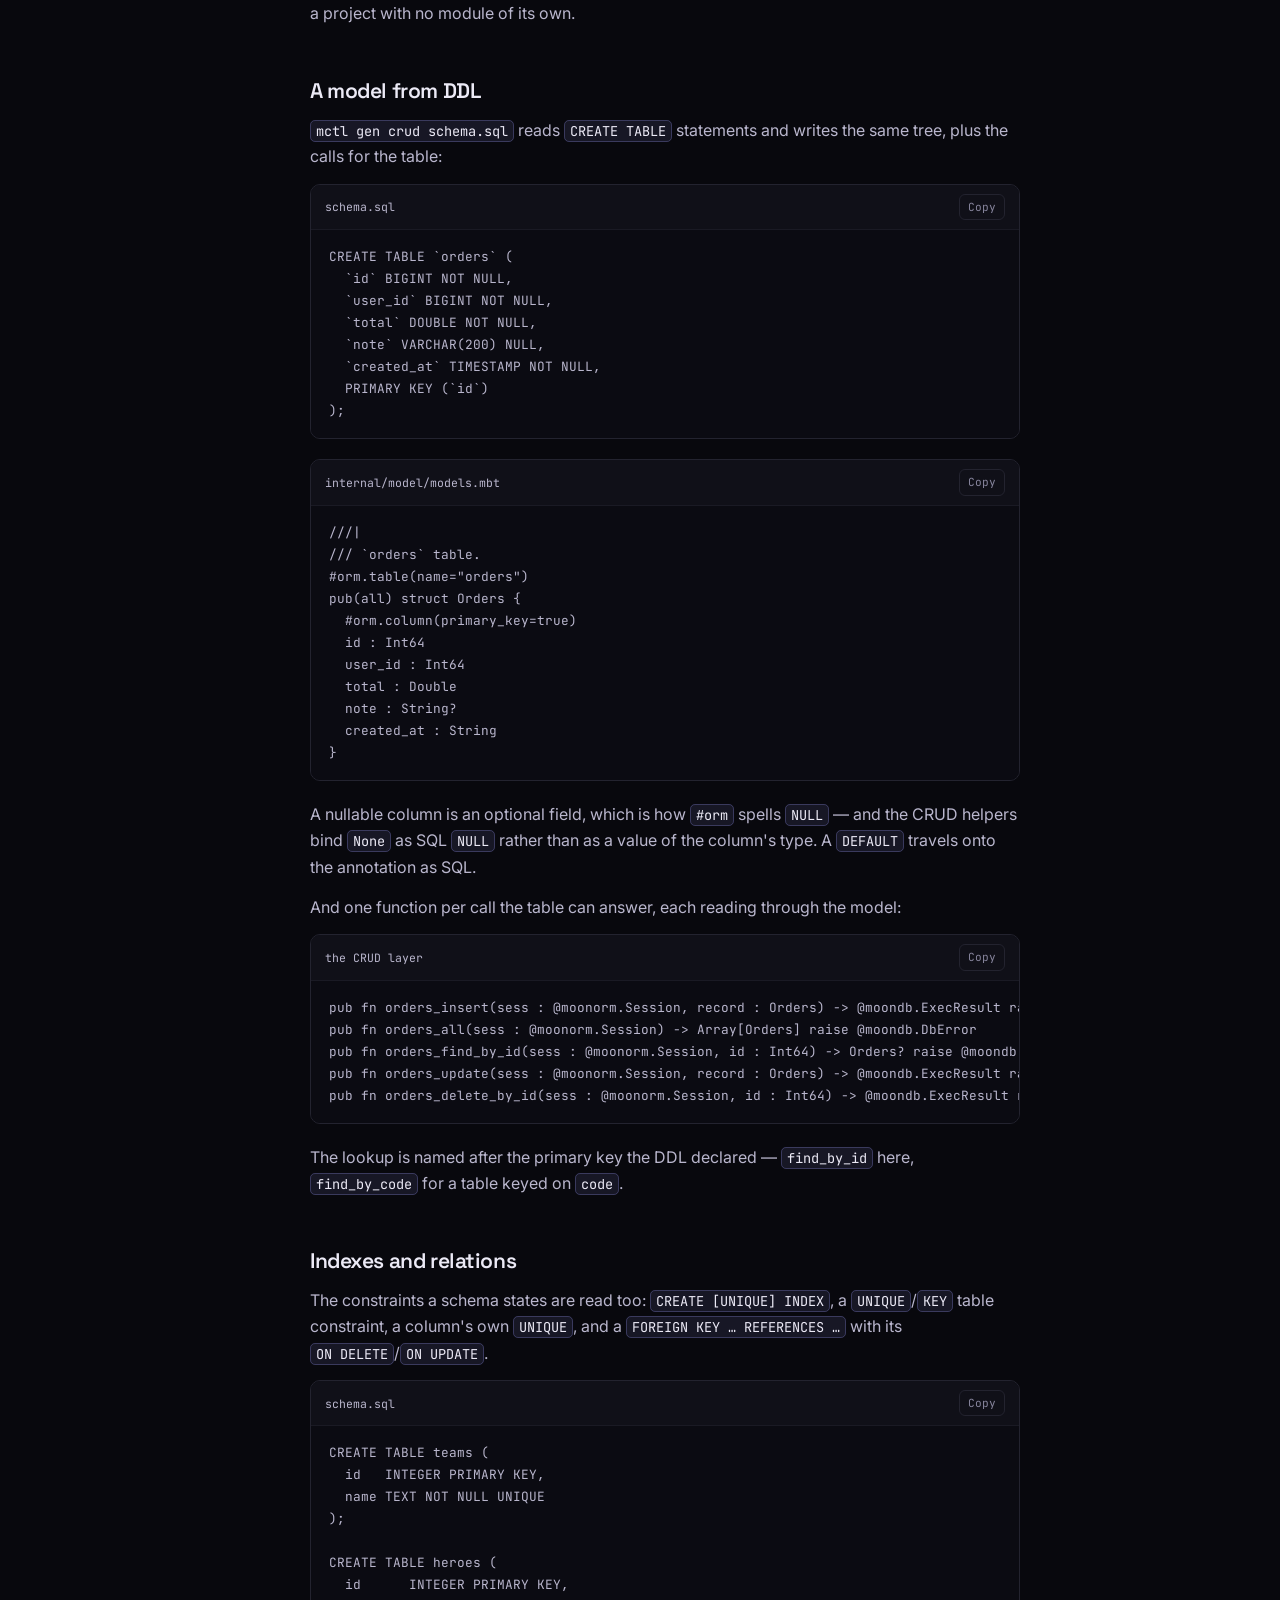
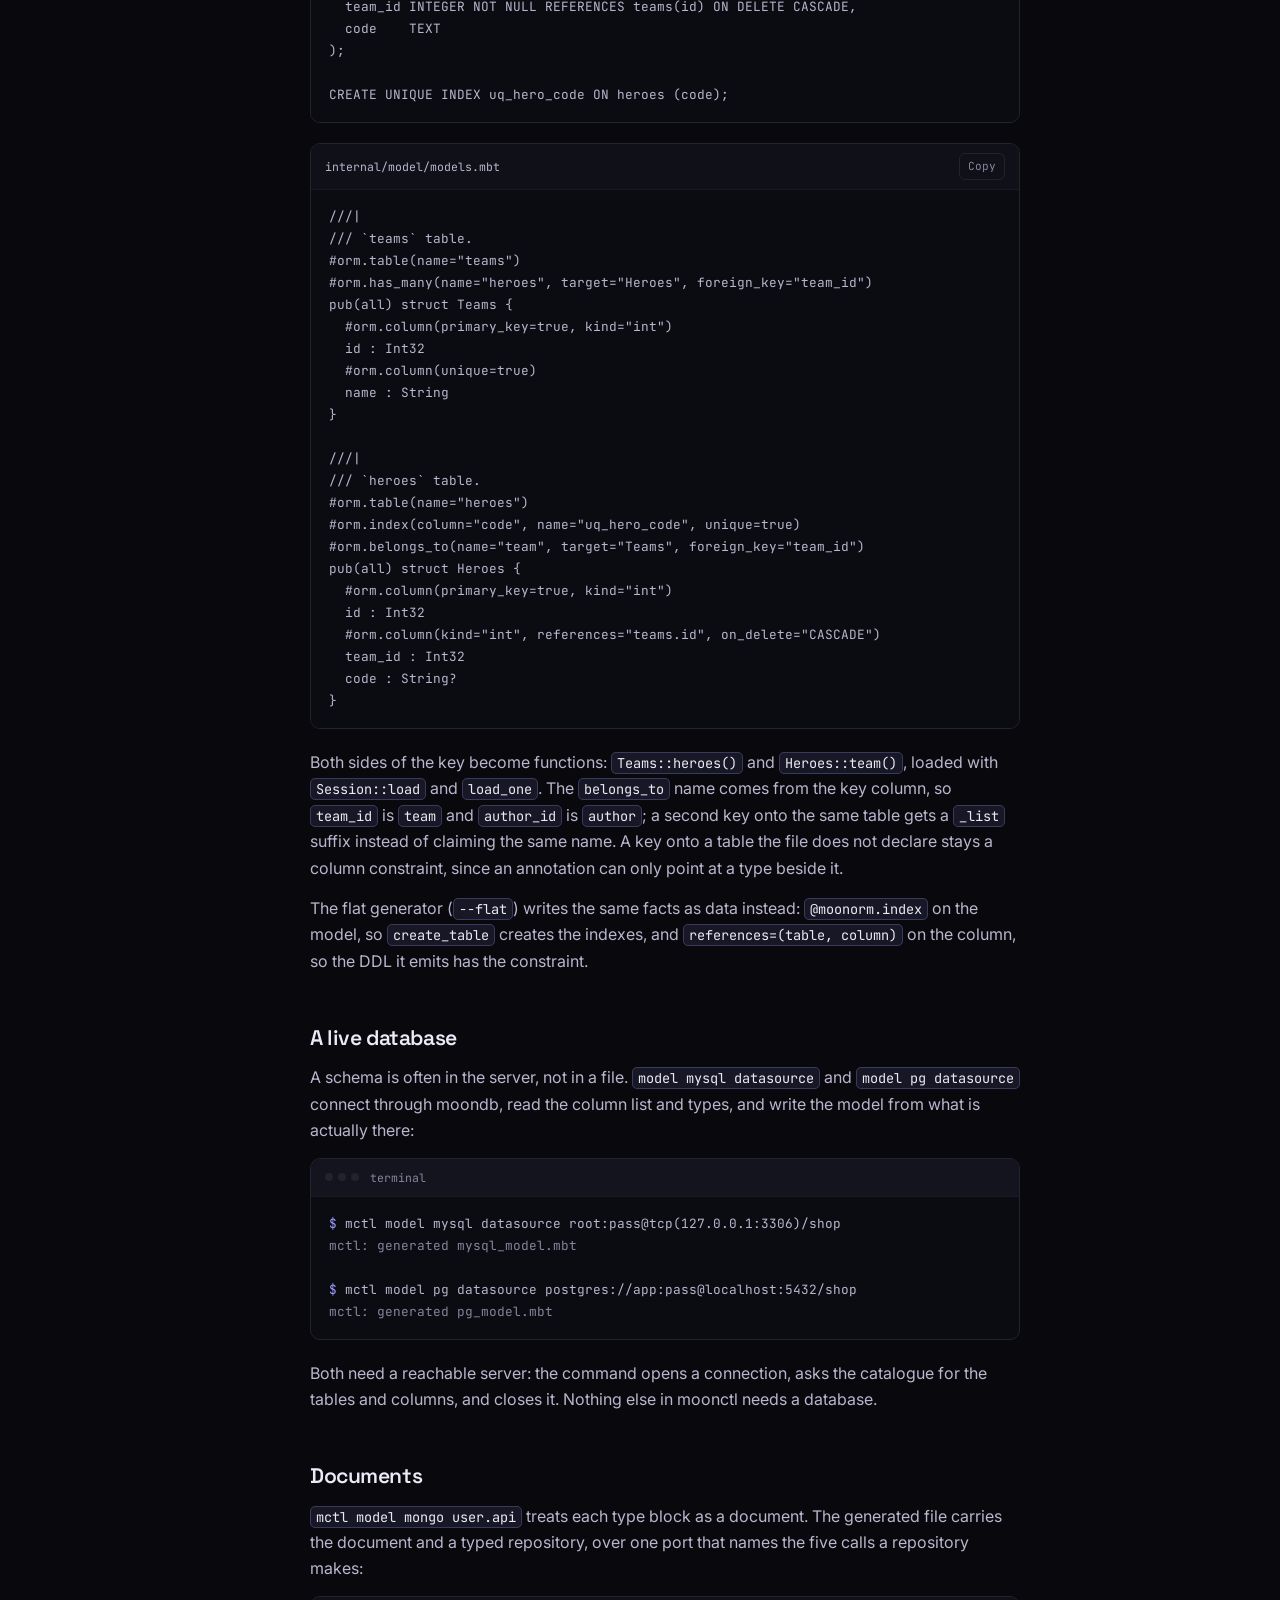
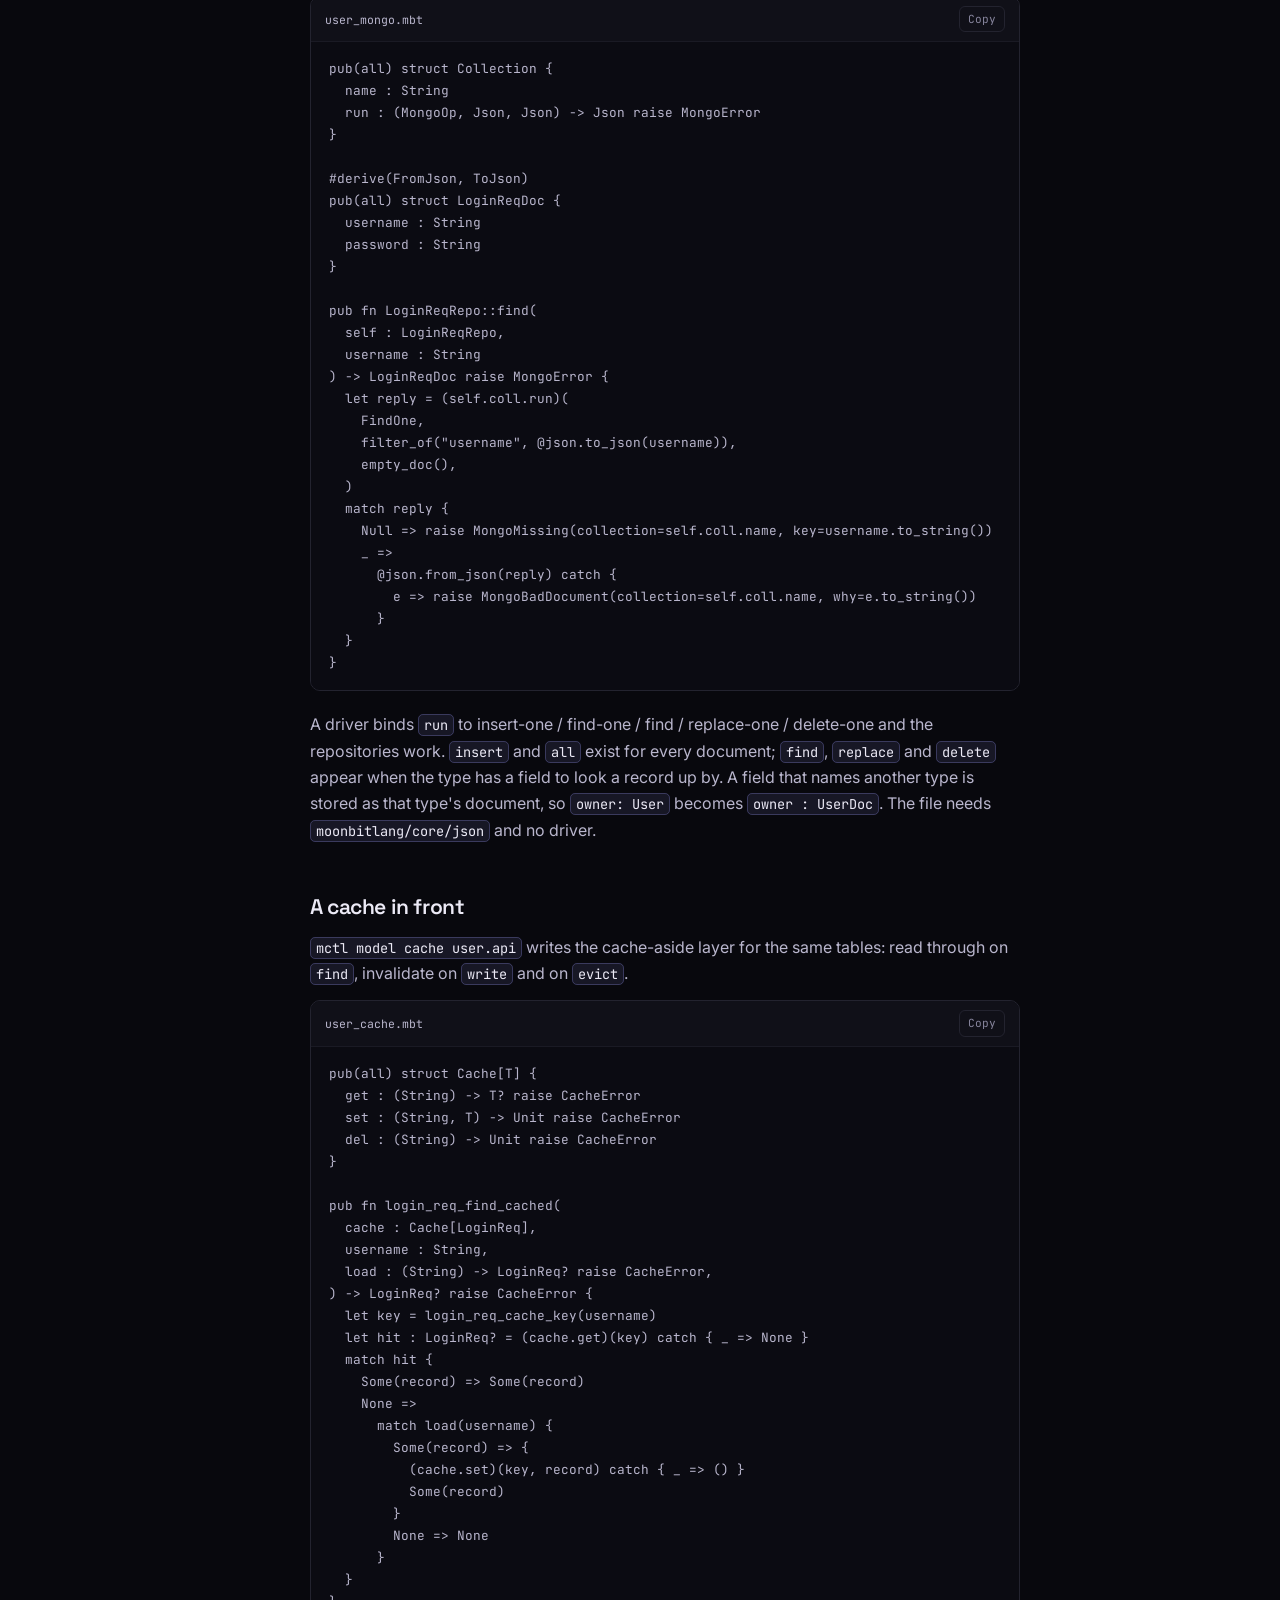
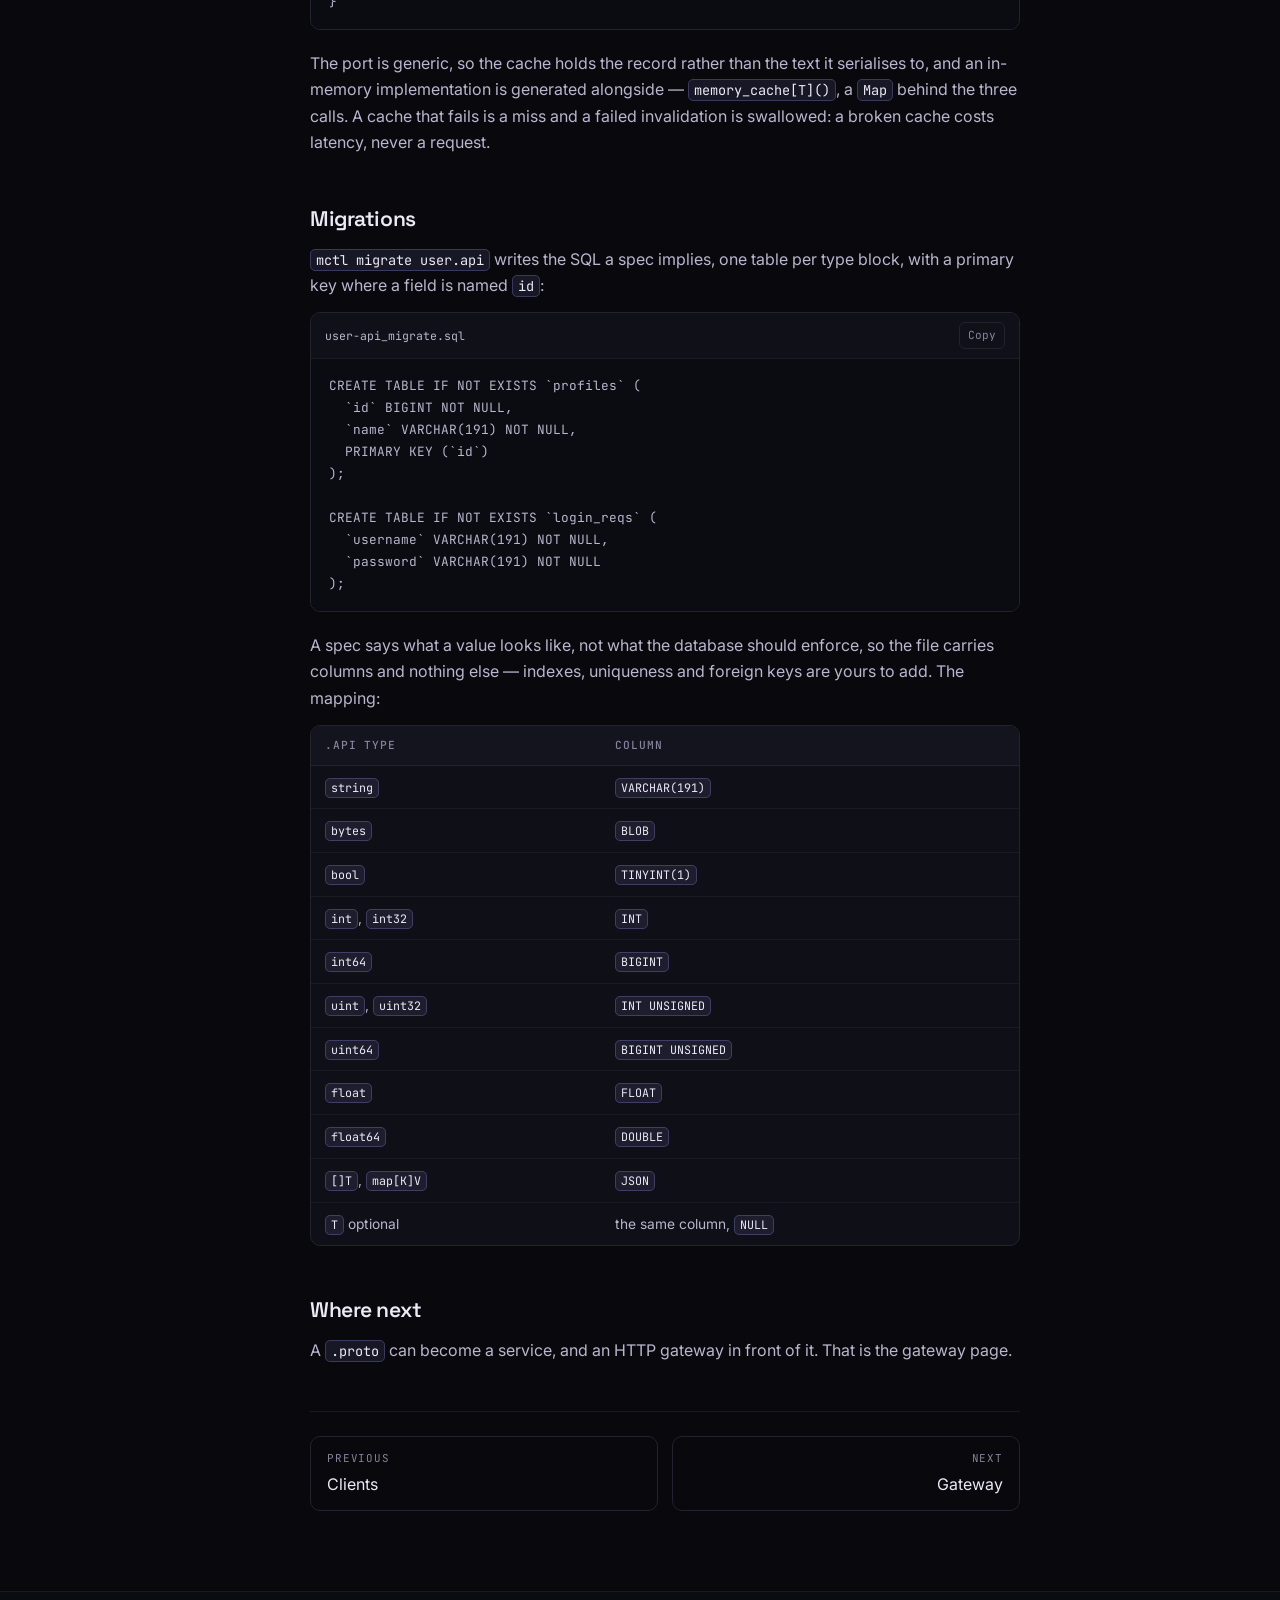
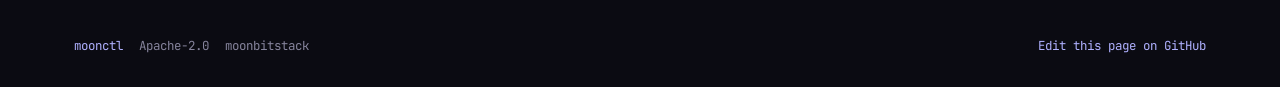
<file: docs/guides/models.html>
<!doctype html>
<html lang="en" data-theme="dark">
<head>
<meta charset="utf-8">
<meta name="viewport" content="width=device-width, initial-scale=1">
<title>Models and data — moonctl</title>
<meta name="description" content="Models from a spec, from DDL or from a live database, plus document models, a cache-aside layer and migrations.">
<meta name="theme-color" content="#08080d">
<link rel="icon" href="../assets/favicon.svg" type="image/svg+xml">
<link rel="preconnect" href="https://fonts.googleapis.com">
<link rel="preconnect" href="https://fonts.gstatic.com" crossorigin>
<link href="https://fonts.googleapis.com/css2?family=Inter:wght@400;500;600&family=JetBrains+Mono:wght@400;500&family=Space+Grotesk:wght@500;600;700&display=swap" rel="stylesheet">
<link rel="stylesheet" href="../assets/site.css">
<script type="module" src="../assets/scrollbar.js"></script>
<script src="../assets/site.js" defer></script>
</head>
<body>
<a class="skip" href="#main">Skip to content</a>

<header class="site-header">
  <div class="container">
    <a class="brand" href="../index.html">
      <span class="mark" aria-hidden="true">
        <svg viewBox="0 0 24 24" width="26" height="26" fill="none" stroke="currentColor" stroke-width="1.6">
          <rect x="2.6" y="2.6" width="18.8" height="18.8" rx="5.4"/>
          <path d="M9.4 8.6 6.8 12l2.6 3.4M14.6 8.6 17.2 12l-2.6 3.4" stroke-linecap="square"/>
        </svg>
      </span>
      moonctl
      <span class="sub">mctl</span>
    </a>
    <nav class="nav" aria-label="Main">
      <a href="../getting-started/installation.html">Docs</a>
      <a href="../guides/api-spec.html" aria-current="true">Guides</a>
      <a href="../reference/commands.html">Reference</a>
      <a href="../playground.html">Playground</a>
      <a href="../getting-started/quick-start.html">Quick start</a>
    </nav>
    <div class="nav-right">
      <button class="icon-btn" type="button" data-theme-toggle aria-label="Switch theme">
        <svg class="i-moon" viewBox="0 0 24 24" width="17" height="17" fill="none" stroke="currentColor" stroke-width="1.7" stroke-linecap="round" stroke-linejoin="round">
          <path d="M20 14.5A8.5 8.5 0 0 1 9.5 4a8.5 8.5 0 1 0 10.5 10.5Z"/>
        </svg>
        <svg class="i-sun" viewBox="0 0 24 24" width="17" height="17" fill="none" stroke="currentColor" stroke-width="1.7" stroke-linecap="round">
          <circle cx="12" cy="12" r="4.2"/>
          <path d="M12 3v2M12 19v2M3 12h2M19 12h2M5.6 5.6l1.4 1.4M17 17l1.4 1.4M18.4 5.6 17 7M7 17l-1.4 1.4"/>
        </svg>
      </button>
      <a class="icon-btn" href="https://github.com/moonbitstack/moonctl" aria-label="Repository on GitHub">
        <svg viewBox="0 0 16 16" width="18" height="18" fill="currentColor" aria-hidden="true">
          <path d="M8 0C3.58 0 0 3.58 0 8c0 3.54 2.29 6.53 5.47 7.59.4.07.55-.17.55-.38 0-.19-.01-.82-.01-1.49-2.01.37-2.53-.49-2.69-.94-.09-.23-.48-.94-.82-1.13-.28-.15-.68-.52-.01-.53.63-.01 1.08.58 1.23.82.72 1.21 1.87.87 2.33.66.07-.52.28-.87.51-1.07-1.78-.2-3.64-.89-3.64-3.95 0-.87.31-1.59.82-2.15-.08-.2-.36-1.02.08-2.12 0 0 .67-.21 2.2.82.64-.18 1.32-.27 2-.27s1.36.09 2 .27c1.53-1.04 2.2-.82 2.2-.82.44 1.1.16 1.92.08 2.12.51.56.82 1.27.82 2.15 0 3.07-1.87 3.75-3.65 3.95.29.25.54.73.54 1.48 0 1.07-.01 1.93-.01 2.2 0 .21.15.46.55.38A8.01 8.01 0 0 0 16 8c0-4.42-3.58-8-8-8Z"/>
        </svg>
      </a>
      <button class="icon-btn nav-toggle" type="button" data-nav-toggle aria-label="Menu" aria-expanded="false">
        <svg viewBox="0 0 24 24" width="19" height="19" fill="none" stroke="currentColor" stroke-width="1.8" stroke-linecap="round">
          <path d="M4 7h16M4 12h16M4 17h16"/>
        </svg>
      </button>
    </div>
  </div>
</header>

<div class="docs-wrap">
  <aside class="side" id="side">
    <div class="side-group">
      <span class="label">Getting started</span>
      <a href="../getting-started/installation.html">Installation</a>
      <a href="../getting-started/quick-start.html">Quick start</a>
    </div>
    <div class="side-group">
      <span class="label">Guides</span>
      <a href="../guides/api-spec.html">The .api spec</a>
      <a href="../guides/clients.html">Clients</a>
      <a href="../guides/models.html" aria-current="page">Models</a>
      <a href="../guides/gateway.html">Gateway</a>
    </div>
    <div class="side-group">
      <span class="label">Reference</span>
      <a href="../reference/commands.html">Commands</a>
      <a href="../reference/api.html">Library API</a>
    </div>
  </aside>

  <main class="doc" id="main">
    <button class="side-toggle" type="button" data-side-toggle aria-expanded="false">Contents</button>
    <h1>Models and data</h1>
    <p class="lede">
      The same spec, a SQL DDL file or a live database can become a model layer: structs, a
      declarative model with declared columns, CRUD calls, migrations, document stores and a
      cache in front of it.
    </p>

    <div class="prose">
      <h2 id="model">A model from a spec <a class="anchor" href="#model"></a></h2>
      <p>
        <code>mctl gen model user.api</code> writes a module whose tables are
        <code>#orm</code> annotations — one struct per type block:
      </p>
      <div class="term">
        <div class="term-bar"><span class="dots"><i></i><i></i><i></i></span>terminal</div>
<pre><span class="p">$</span> mctl gen model user.api --dir out
<span class="o">mctl: wrote 4 file(s) from user.api</span></pre>
      </div>
      <div class="code">
        <div class="code-head"><span class="file">out/internal/model/models.mbt</span><button class="copy" type="button" data-copy>Copy</button></div>
<pre>// Code generated by moonctl from the `.api` spec. DO NOT EDIT.

///|
/// `User` table, from the `.api` `type` block of the user service.
#orm.table(name="user")
pub(all) struct User {
  #orm.column(primary_key=true, autoincrement=true)
  id : Int64?
  name : String
  #orm.column(kind="int")
  age : Int32
  #orm.skip
  tags : Array[String]
}</pre>
      </div>
      <p>
        The annotation says what the type cannot: <code>id</code> is the key, and an
        optional integer key is <code>autoincrement</code>; <code>Int32</code> names its
        SQL kind, because <code>Int64</code> is a bigint and <code>Int32</code> is not;
        <code>#orm.skip</code> keeps a field with no single column — a slice, a map, a
        nested type — out of the table, filling it from <code>Default</code> when a row is
        read.
      </p>
      <p>
        The model itself is not written here. <code>moon.mod</code> carries one rule, and
        moonorm's own generator reads the structs on every build:
      </p>
      <div class="code">
        <div class="code-head"><span class="file">out/moon.mod</span><button class="copy" type="button" data-copy>Copy</button></div>
<pre>rule(
  name: "orm",
  command: "moonx moonbitstack/moonorm/cmd/orm@0.11.7 -C \"$mod_dir\" \"$input\" -o \"$output\"",
)</pre>
      </div>
      <div class="code">
        <div class="code-head"><span class="file">out/internal/model/moon.pkg</span><button class="copy" type="button" data-copy>Copy</button></div>
<pre>dev_build(rule: "orm", input: "models.mbt", output: "models.g.mbt")

formatter(ignore: [ "models.g.mbt" ])</pre>
      </div>
      <p>
        What comes out is <code>User::model()</code> — the columns, the row decoder, the
        INSERT projection. The migration pair is generated beside it and reads through that
        model, so it follows the annotation rather than a copy of it:
        <code>user_up</code> creates the table, <code>user_down</code> drops it.
      </p>
      <p>
        <code>--flat</code> writes the older single file, <code>user_model.mbt</code>, with
        the model spelled out by hand — for a project with no module of its own.
      </p>

      <h2 id="ddl">A model from DDL <a class="anchor" href="#ddl"></a></h2>
      <p>
        <code>mctl gen crud schema.sql</code> reads <code>CREATE TABLE</code> statements and
        writes the same tree, plus the calls for the table:
      </p>
      <div class="code">
        <div class="code-head"><span class="file">schema.sql</span><button class="copy" type="button" data-copy>Copy</button></div>
<pre>CREATE TABLE `orders` (
  `id` BIGINT NOT NULL,
  `user_id` BIGINT NOT NULL,
  `total` DOUBLE NOT NULL,
  `note` VARCHAR(200) NULL,
  `created_at` TIMESTAMP NOT NULL,
  PRIMARY KEY (`id`)
);</pre>
      </div>
      <div class="code">
        <div class="code-head"><span class="file">internal/model/models.mbt</span><button class="copy" type="button" data-copy>Copy</button></div>
<pre>///|
/// `orders` table.
#orm.table(name="orders")
pub(all) struct Orders {
  #orm.column(primary_key=true)
  id : Int64
  user_id : Int64
  total : Double
  note : String?
  created_at : String
}</pre>
      </div>
      <p>
        A nullable column is an optional field, which is how <code>#orm</code> spells
        <code>NULL</code> — and the CRUD helpers bind <code>None</code> as SQL
        <code>NULL</code> rather than as a value of the column's type. A
        <code>DEFAULT</code> travels onto the annotation as SQL.
      </p>
      <p>And one function per call the table can answer, each reading through the model:</p>
      <div class="code">
        <div class="code-head"><span class="file">the CRUD layer</span><button class="copy" type="button" data-copy>Copy</button></div>
<pre>pub fn orders_insert(sess : @moonorm.Session, record : Orders) -&gt; @moondb.ExecResult raise @moondb.DbError
pub fn orders_all(sess : @moonorm.Session) -&gt; Array[Orders] raise @moondb.DbError
pub fn orders_find_by_id(sess : @moonorm.Session, id : Int64) -&gt; Orders? raise @moondb.DbError
pub fn orders_update(sess : @moonorm.Session, record : Orders) -&gt; @moondb.ExecResult raise @moondb.DbError
pub fn orders_delete_by_id(sess : @moonorm.Session, id : Int64) -&gt; @moondb.ExecResult raise @moondb.DbError</pre>
      </div>
      <p>
        The lookup is named after the primary key the DDL declared — <code>find_by_id</code>
        here, <code>find_by_code</code> for a table keyed on <code>code</code>.
      </p>

      <h2 id="relations">Indexes and relations <a class="anchor" href="#relations">#</a></h2>
      <p>
        The constraints a schema states are read too: <code>CREATE [UNIQUE] INDEX</code>, a
        <code>UNIQUE</code>/<code>KEY</code> table constraint, a column's own
        <code>UNIQUE</code>, and a <code>FOREIGN KEY … REFERENCES …</code> with its
        <code>ON DELETE</code>/<code>ON UPDATE</code>.
      </p>
      <div class="code">
        <div class="code-head"><span class="file">schema.sql</span><button class="copy" type="button" data-copy>Copy</button></div>
<pre>CREATE TABLE teams (
  id   INTEGER PRIMARY KEY,
  name TEXT NOT NULL UNIQUE
);

CREATE TABLE heroes (
  id      INTEGER PRIMARY KEY,
  team_id INTEGER NOT NULL REFERENCES teams(id) ON DELETE CASCADE,
  code    TEXT
);

CREATE UNIQUE INDEX uq_hero_code ON heroes (code);</pre>
      </div>
      <div class="code">
        <div class="code-head"><span class="file">internal/model/models.mbt</span><button class="copy" type="button" data-copy>Copy</button></div>
<pre>///|
/// `teams` table.
#orm.table(name="teams")
#orm.has_many(name="heroes", target="Heroes", foreign_key="team_id")
pub(all) struct Teams {
  #orm.column(primary_key=true, kind="int")
  id : Int32
  #orm.column(unique=true)
  name : String
}

///|
/// `heroes` table.
#orm.table(name="heroes")
#orm.index(column="code", name="uq_hero_code", unique=true)
#orm.belongs_to(name="team", target="Teams", foreign_key="team_id")
pub(all) struct Heroes {
  #orm.column(primary_key=true, kind="int")
  id : Int32
  #orm.column(kind="int", references="teams.id", on_delete="CASCADE")
  team_id : Int32
  code : String?
}</pre>
      </div>
      <p>
        Both sides of the key become functions: <code>Teams::heroes()</code> and
        <code>Heroes::team()</code>, loaded with <code>Session::load</code> and
        <code>load_one</code>. The <code>belongs_to</code> name comes from the key column, so
        <code>team_id</code> is <code>team</code> and <code>author_id</code> is
        <code>author</code>; a second key onto the same table gets a <code>_list</code> suffix
        instead of claiming the same name. A key onto a table the file does not declare stays
        a column constraint, since an annotation can only point at a type beside it.
      </p>
      <p>
        The flat generator (<code>--flat</code>) writes the same facts as data instead:
        <code>@moonorm.index</code> on the model, so <code>create_table</code> creates the
        indexes, and <code>references=(table, column)</code> on the column, so the DDL it
        emits has the constraint.
      </p>

      <h2 id="live">A live database <a class="anchor" href="#live"></a></h2>
      <p>
        A schema is often in the server, not in a file. <code>model mysql datasource</code> and
        <code>model pg datasource</code> connect through moondb, read the column list and types,
        and write the model from what is actually there:
      </p>
      <div class="term">
        <div class="term-bar"><span class="dots"><i></i><i></i><i></i></span>terminal</div>
<pre><span class="p">$</span> mctl model mysql datasource root:pass@tcp(127.0.0.1:3306)/shop
<span class="out">mctl: generated mysql_model.mbt</span>

<span class="p">$</span> mctl model pg datasource postgres://app:pass@localhost:5432/shop
<span class="out">mctl: generated pg_model.mbt</span></pre>
      </div>
      <p>
        Both need a reachable server: the command opens a connection, asks the catalogue for the
        tables and columns, and closes it. Nothing else in moonctl needs a database.
      </p>

      <h2 id="mongo">Documents <a class="anchor" href="#mongo"></a></h2>
      <p>
        <code>mctl model mongo user.api</code> treats each type block as a document. The
        generated file carries the document and a typed repository, over one port that names the
        five calls a repository makes:
      </p>
      <div class="code">
        <div class="code-head"><span class="file">user_mongo.mbt</span><button class="copy" type="button" data-copy>Copy</button></div>
<pre>pub(all) struct Collection {
  name : String
  run : (MongoOp, Json, Json) -&gt; Json raise MongoError
}

#derive(FromJson, ToJson)
pub(all) struct LoginReqDoc {
  username : String
  password : String
}

pub fn LoginReqRepo::find(
  self : LoginReqRepo,
  username : String
) -&gt; LoginReqDoc raise MongoError {
  let reply = (self.coll.run)(
    FindOne,
    filter_of("username", @json.to_json(username)),
    empty_doc(),
  )
  match reply {
    Null =&gt; raise MongoMissing(collection=self.coll.name, key=username.to_string())
    _ =&gt;
      @json.from_json(reply) catch {
        e =&gt; raise MongoBadDocument(collection=self.coll.name, why=e.to_string())
      }
  }
}</pre>
      </div>
      <p>
        A driver binds <code>run</code> to insert-one / find-one / find / replace-one /
        delete-one and the repositories work. <code>insert</code> and <code>all</code> exist for
        every document; <code>find</code>, <code>replace</code> and <code>delete</code> appear
        when the type has a field to look a record up by. A field that names another type is
        stored as that type's document, so <code>owner: User</code> becomes
        <code>owner : UserDoc</code>. The file needs <code>moonbitlang/core/json</code> and no
        driver.
      </p>

      <h2 id="cache">A cache in front <a class="anchor" href="#cache"></a></h2>
      <p>
        <code>mctl model cache user.api</code> writes the cache-aside layer for the same
        tables: read through on <code>find</code>, invalidate on <code>write</code> and on
        <code>evict</code>.
      </p>
      <div class="code">
        <div class="code-head"><span class="file">user_cache.mbt</span><button class="copy" type="button" data-copy>Copy</button></div>
<pre>pub(all) struct Cache[T] {
  get : (String) -&gt; T? raise CacheError
  set : (String, T) -&gt; Unit raise CacheError
  del : (String) -&gt; Unit raise CacheError
}

pub fn login_req_find_cached(
  cache : Cache[LoginReq],
  username : String,
  load : (String) -&gt; LoginReq? raise CacheError,
) -&gt; LoginReq? raise CacheError {
  let key = login_req_cache_key(username)
  let hit : LoginReq? = (cache.get)(key) catch { _ =&gt; None }
  match hit {
    Some(record) =&gt; Some(record)
    None =&gt;
      match load(username) {
        Some(record) =&gt; {
          (cache.set)(key, record) catch { _ =&gt; () }
          Some(record)
        }
        None =&gt; None
      }
  }
}</pre>
      </div>
      <p>
        The port is generic, so the cache holds the record rather than the text it serialises
        to, and an in-memory implementation is generated alongside —
        <code>memory_cache[T]()</code>, a <code>Map</code> behind the three calls. A cache that
        fails is a miss and a failed invalidation is swallowed: a broken cache costs latency,
        never a request.
      </p>

      <h2 id="migrate">Migrations <a class="anchor" href="#migrate"></a></h2>
      <p>
        <code>mctl migrate user.api</code> writes the SQL a spec implies, one table per type
        block, with a primary key where a field is named <code>id</code>:
      </p>
      <div class="code">
        <div class="code-head"><span class="file">user-api_migrate.sql</span><button class="copy" type="button" data-copy>Copy</button></div>
<pre>CREATE TABLE IF NOT EXISTS `profiles` (
  `id` BIGINT NOT NULL,
  `name` VARCHAR(191) NOT NULL,
  PRIMARY KEY (`id`)
);

CREATE TABLE IF NOT EXISTS `login_reqs` (
  `username` VARCHAR(191) NOT NULL,
  `password` VARCHAR(191) NOT NULL
);</pre>
      </div>
      <p>A spec says what a value looks like, not what the database should enforce, so the file carries columns and nothing else — indexes, uniqueness and foreign keys are yours to add. The mapping:</p>
      <div class="table-wrap">
        <table>
          <thead><tr><th>.api type</th><th>Column</th></tr></thead>
          <tbody>
            <tr><td><code>string</code></td><td><code>VARCHAR(191)</code></td></tr>
            <tr><td><code>bytes</code></td><td><code>BLOB</code></td></tr>
            <tr><td><code>bool</code></td><td><code>TINYINT(1)</code></td></tr>
            <tr><td><code>int</code>, <code>int32</code></td><td><code>INT</code></td></tr>
            <tr><td><code>int64</code></td><td><code>BIGINT</code></td></tr>
            <tr><td><code>uint</code>, <code>uint32</code></td><td><code>INT UNSIGNED</code></td></tr>
            <tr><td><code>uint64</code></td><td><code>BIGINT UNSIGNED</code></td></tr>
            <tr><td><code>float</code></td><td><code>FLOAT</code></td></tr>
            <tr><td><code>float64</code></td><td><code>DOUBLE</code></td></tr>
            <tr><td><code>[]T</code>, <code>map[K]V</code></td><td><code>JSON</code></td></tr>
            <tr><td><code>T</code> optional</td><td>the same column, <code>NULL</code></td></tr>
          </tbody>
        </table>
      </div>

      <h2 id="next">Where next <a class="anchor" href="#next"></a></h2>
      <p>
        A <code>.proto</code> can become a service, and an HTTP gateway in front of it. That is
        the gateway page.
      </p>
    </div>
    <nav class="pager" aria-label="Pages">
      <a href="../guides/clients.html">
        <span class="dir">Previous</span>
        Clients
      </a>
      <a class="next" href="../guides/gateway.html">
        <span class="dir">Next</span>
        Gateway
      </a>
    </nav>
  </main>

  <nav class="toc" aria-label="On this page">
    <span class="label">On this page</span>
    <a href="#model">A model from a spec</a>
    <a href="#ddl">A model from DDL</a>
    <a href="#live">A live database</a>
    <a href="#mongo">Documents</a>
    <a href="#cache">A cache in front</a>
    <a href="#migrate">Migrations</a>
  </nav>
</div>

<footer class="site-footer">
  <div class="container">
    <div class="footer-bottom" style="margin-top:0;border-top:0;padding-top:0">
      <span><a href="../index.html">moonctl</a></span>
      <span>Apache-2.0</span>
      <span>moonbitstack</span>
      <span class="right"><a href="https://github.com/moonbitstack/moonctl">Edit this page on GitHub</a></span>
    </div>
  </div>
</footer>

</body>
</html>
</file>
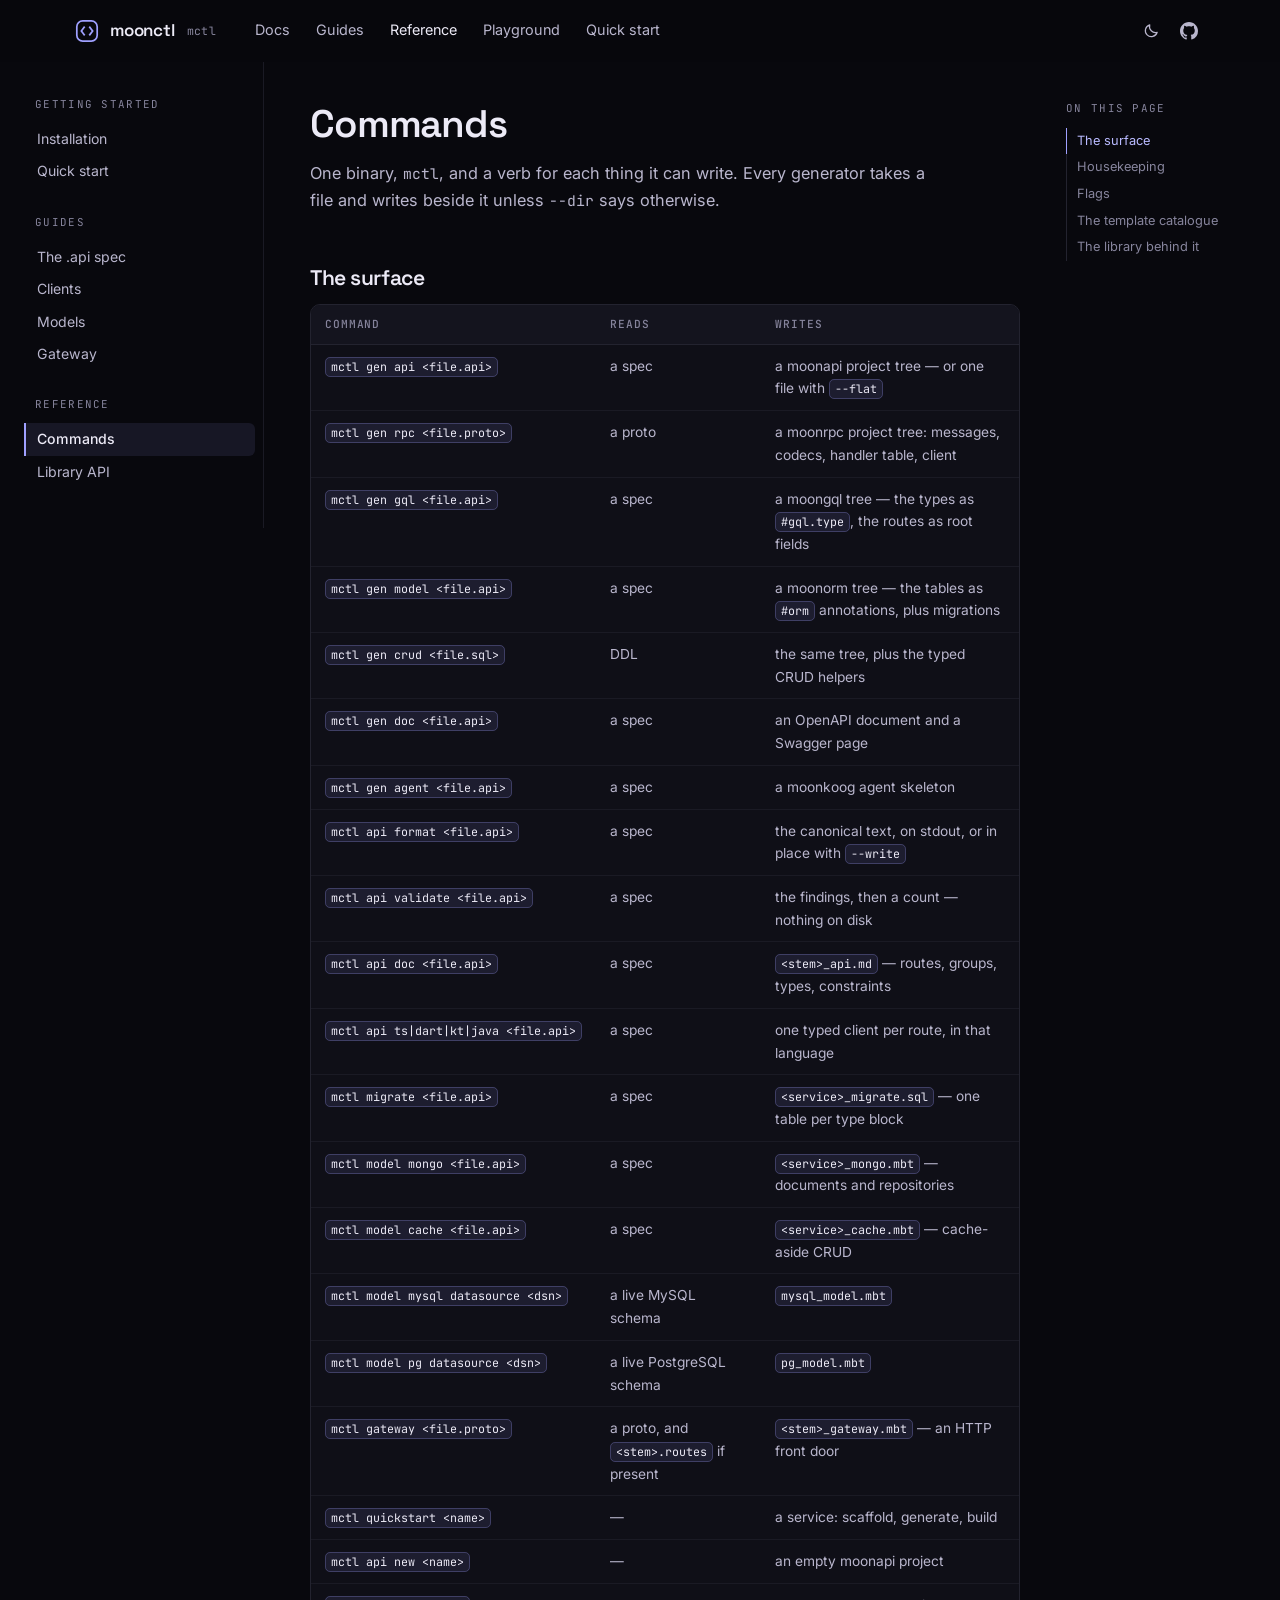
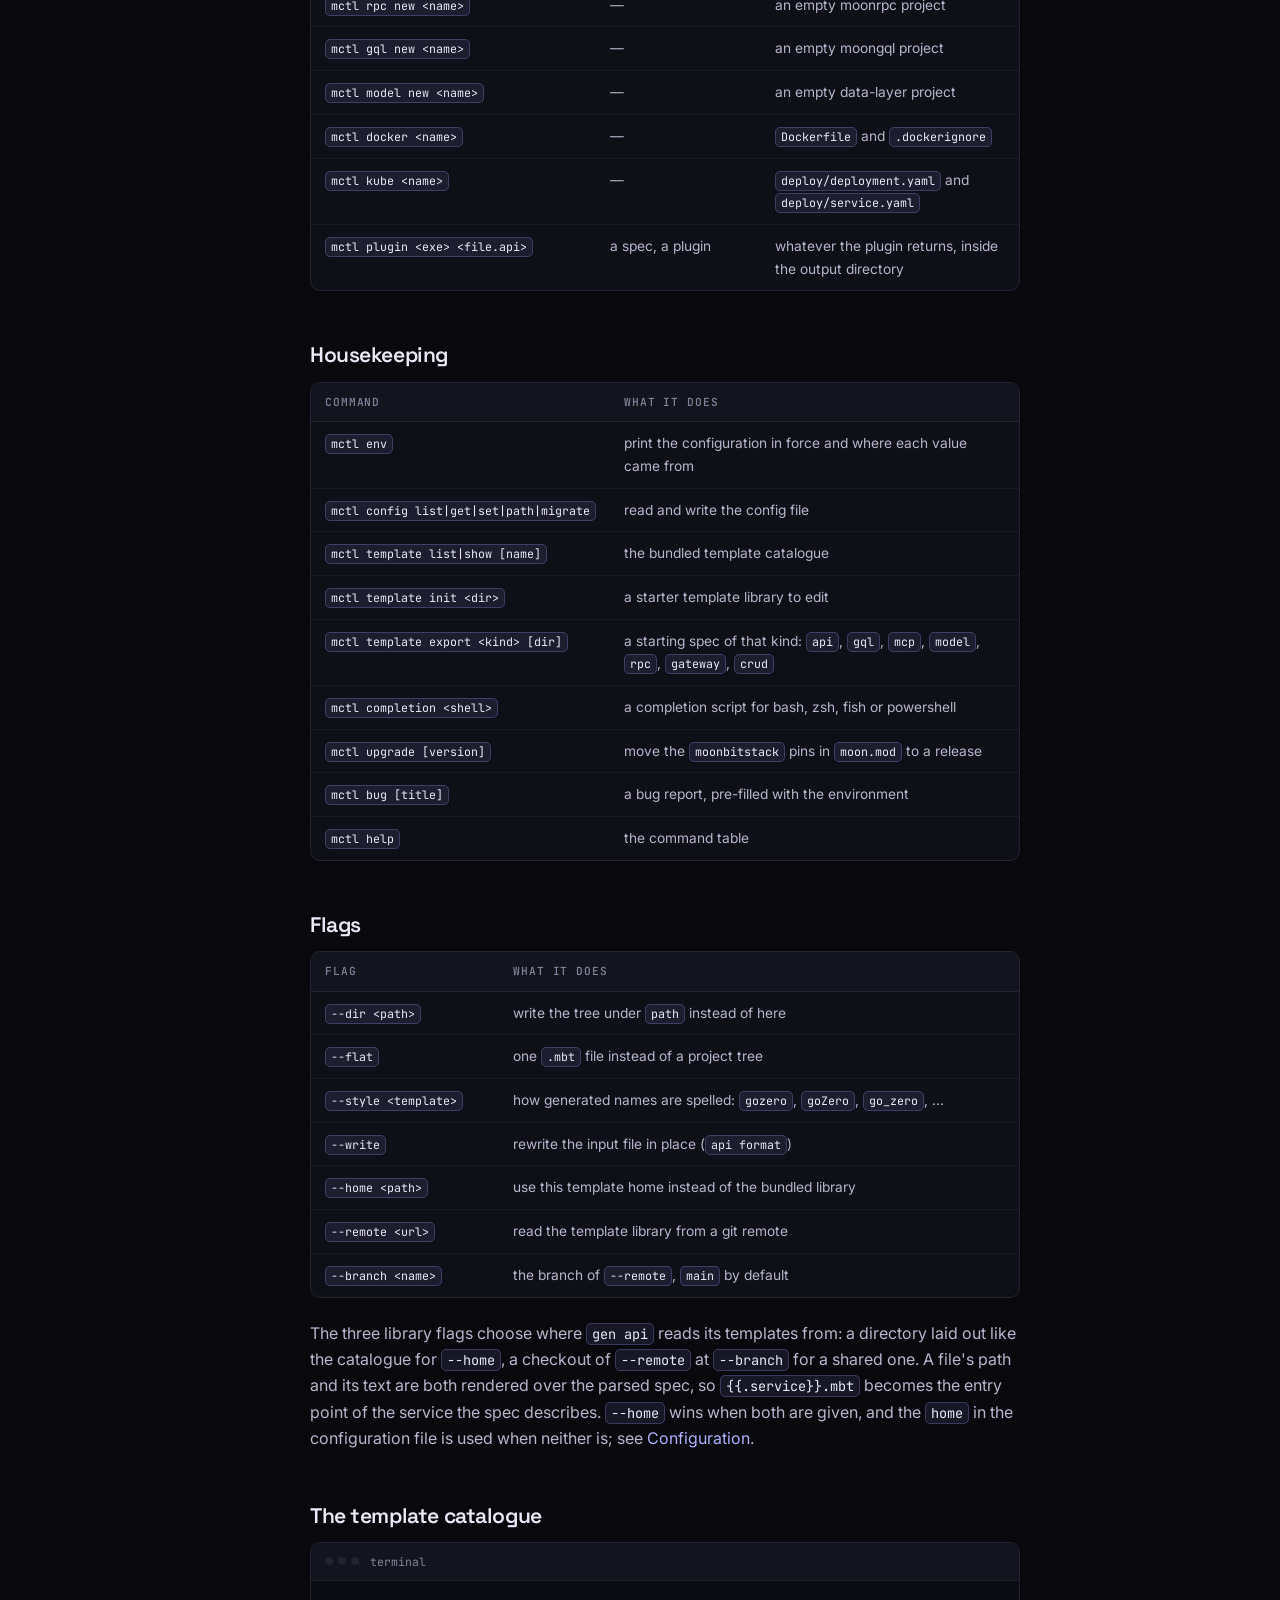
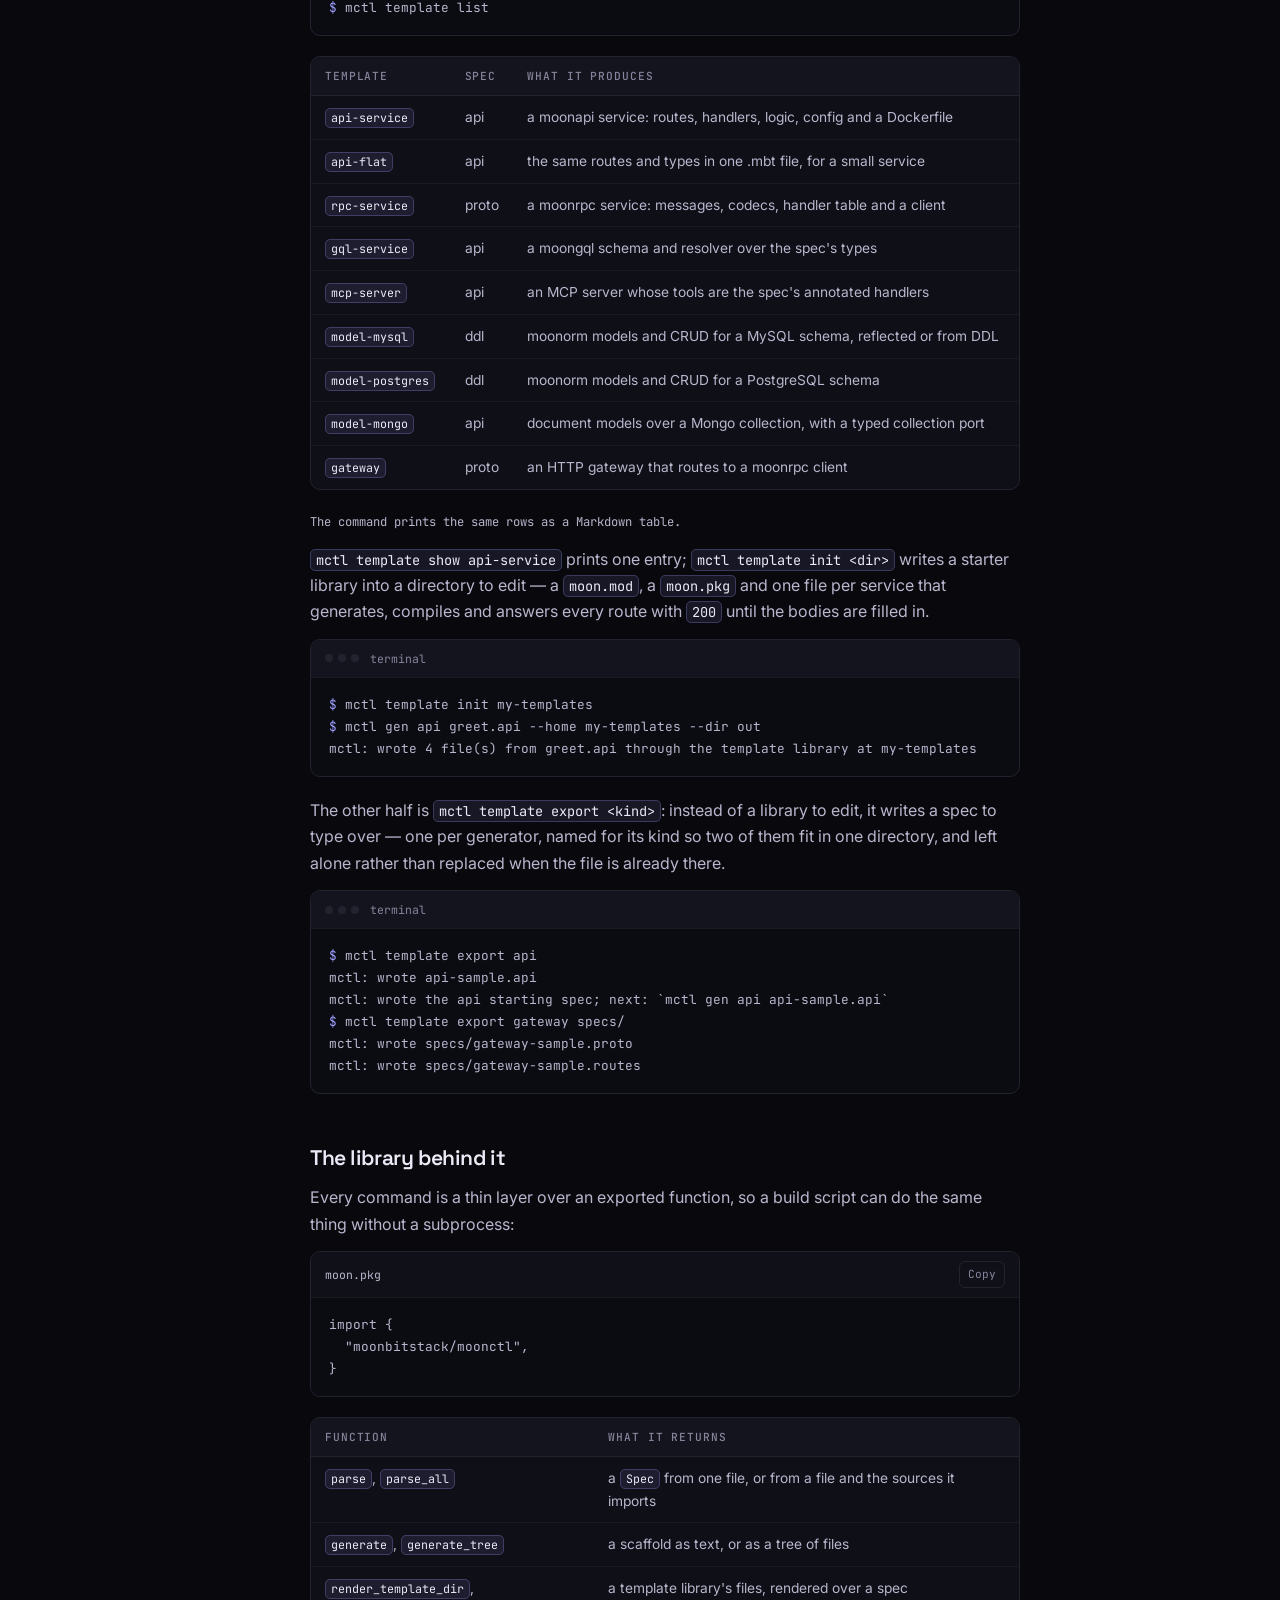
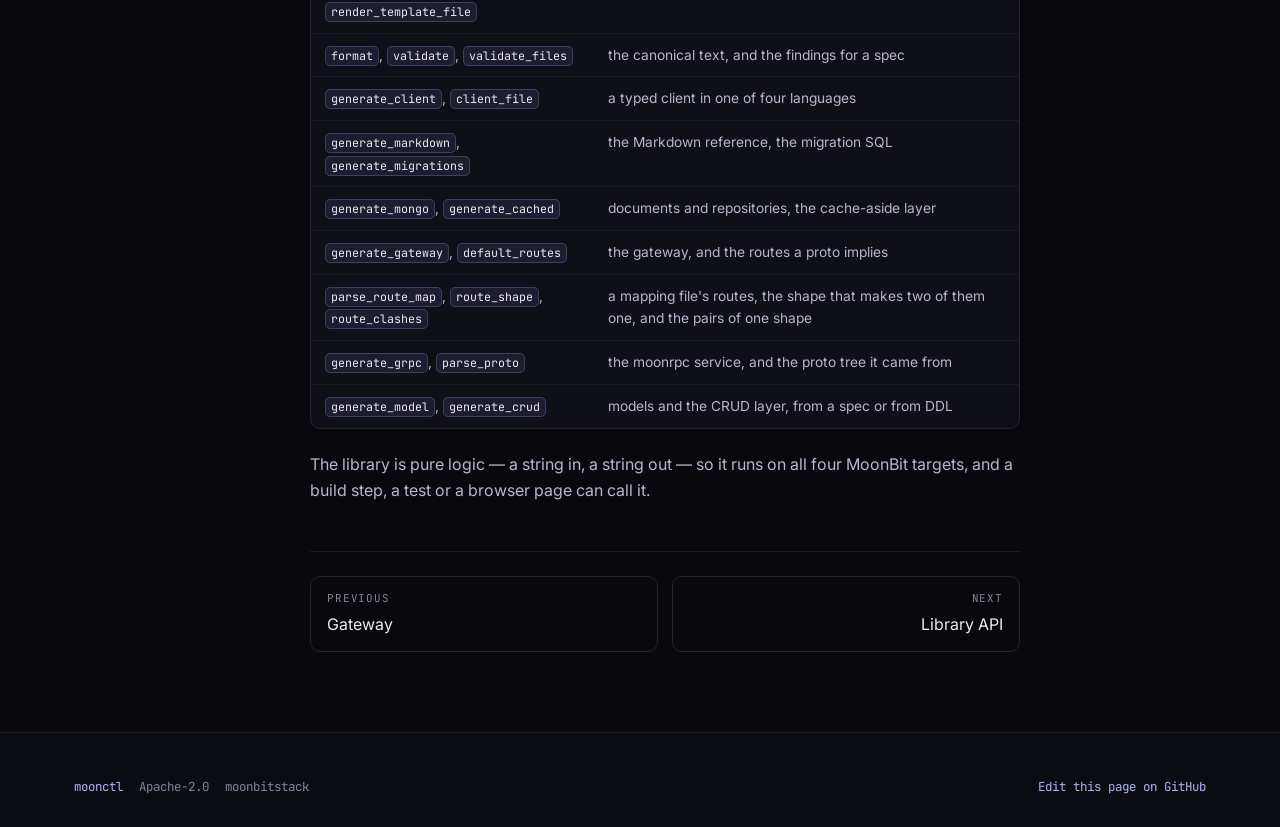
<file: docs/reference/commands.html>
<!doctype html>
<html lang="en" data-theme="dark">
<head>
<meta charset="utf-8">
<meta name="viewport" content="width=device-width, initial-scale=1">
<title>Commands — moonctl</title>
<meta name="description" content="The whole mctl command surface: what each command reads and writes, the flags, and the library function behind it.">
<meta name="theme-color" content="#08080d">
<link rel="icon" href="../assets/favicon.svg" type="image/svg+xml">
<link rel="preconnect" href="https://fonts.googleapis.com">
<link rel="preconnect" href="https://fonts.gstatic.com" crossorigin>
<link href="https://fonts.googleapis.com/css2?family=Inter:wght@400;500;600&family=JetBrains+Mono:wght@400;500&family=Space+Grotesk:wght@500;600;700&display=swap" rel="stylesheet">
<link rel="stylesheet" href="../assets/site.css">
<script type="module" src="../assets/scrollbar.js"></script>
<script src="../assets/site.js" defer></script>
</head>
<body>
<a class="skip" href="#main">Skip to content</a>

<header class="site-header">
  <div class="container">
    <a class="brand" href="../index.html">
      <span class="mark" aria-hidden="true">
        <svg viewBox="0 0 24 24" width="26" height="26" fill="none" stroke="currentColor" stroke-width="1.6">
          <rect x="2.6" y="2.6" width="18.8" height="18.8" rx="5.4"/>
          <path d="M9.4 8.6 6.8 12l2.6 3.4M14.6 8.6 17.2 12l-2.6 3.4" stroke-linecap="square"/>
        </svg>
      </span>
      moonctl
      <span class="sub">mctl</span>
    </a>
    <nav class="nav" aria-label="Main">
      <a href="../getting-started/installation.html">Docs</a>
      <a href="../guides/api-spec.html">Guides</a>
      <a href="../reference/commands.html" aria-current="true">Reference</a>
      <a href="../playground.html">Playground</a>
      <a href="../getting-started/quick-start.html">Quick start</a>
    </nav>
    <div class="nav-right">
      <button class="icon-btn" type="button" data-theme-toggle aria-label="Switch theme">
        <svg class="i-moon" viewBox="0 0 24 24" width="17" height="17" fill="none" stroke="currentColor" stroke-width="1.7" stroke-linecap="round" stroke-linejoin="round">
          <path d="M20 14.5A8.5 8.5 0 0 1 9.5 4a8.5 8.5 0 1 0 10.5 10.5Z"/>
        </svg>
        <svg class="i-sun" viewBox="0 0 24 24" width="17" height="17" fill="none" stroke="currentColor" stroke-width="1.7" stroke-linecap="round">
          <circle cx="12" cy="12" r="4.2"/>
          <path d="M12 3v2M12 19v2M3 12h2M19 12h2M5.6 5.6l1.4 1.4M17 17l1.4 1.4M18.4 5.6 17 7M7 17l-1.4 1.4"/>
        </svg>
      </button>
      <a class="icon-btn" href="https://github.com/moonbitstack/moonctl" aria-label="Repository on GitHub">
        <svg viewBox="0 0 16 16" width="18" height="18" fill="currentColor" aria-hidden="true">
          <path d="M8 0C3.58 0 0 3.58 0 8c0 3.54 2.29 6.53 5.47 7.59.4.07.55-.17.55-.38 0-.19-.01-.82-.01-1.49-2.01.37-2.53-.49-2.69-.94-.09-.23-.48-.94-.82-1.13-.28-.15-.68-.52-.01-.53.63-.01 1.08.58 1.23.82.72 1.21 1.87.87 2.33.66.07-.52.28-.87.51-1.07-1.78-.2-3.64-.89-3.64-3.95 0-.87.31-1.59.82-2.15-.08-.2-.36-1.02.08-2.12 0 0 .67-.21 2.2.82.64-.18 1.32-.27 2-.27s1.36.09 2 .27c1.53-1.04 2.2-.82 2.2-.82.44 1.1.16 1.92.08 2.12.51.56.82 1.27.82 2.15 0 3.07-1.87 3.75-3.65 3.95.29.25.54.73.54 1.48 0 1.07-.01 1.93-.01 2.2 0 .21.15.46.55.38A8.01 8.01 0 0 0 16 8c0-4.42-3.58-8-8-8Z"/>
        </svg>
      </a>
      <button class="icon-btn nav-toggle" type="button" data-nav-toggle aria-label="Menu" aria-expanded="false">
        <svg viewBox="0 0 24 24" width="19" height="19" fill="none" stroke="currentColor" stroke-width="1.8" stroke-linecap="round">
          <path d="M4 7h16M4 12h16M4 17h16"/>
        </svg>
      </button>
    </div>
  </div>
</header>

<div class="docs-wrap">
  <aside class="side" id="side">
    <div class="side-group">
      <span class="label">Getting started</span>
      <a href="../getting-started/installation.html">Installation</a>
      <a href="../getting-started/quick-start.html">Quick start</a>
    </div>
    <div class="side-group">
      <span class="label">Guides</span>
      <a href="../guides/api-spec.html">The .api spec</a>
      <a href="../guides/clients.html">Clients</a>
      <a href="../guides/models.html">Models</a>
      <a href="../guides/gateway.html">Gateway</a>
    </div>
    <div class="side-group">
      <span class="label">Reference</span>
      <a href="../reference/commands.html" aria-current="page">Commands</a>
      <a href="../reference/api.html">Library API</a>
    </div>
  </aside>

  <main class="doc" id="main">
    <button class="side-toggle" type="button" data-side-toggle aria-expanded="false">Contents</button>
    <h1>Commands</h1>
    <p class="lede">
      One binary, <code>mctl</code>, and a verb for each thing it can write. Every generator
      takes a file and writes beside it unless <code>--dir</code> says otherwise.
    </p>

    <div class="prose">
      <h2 id="surface">The surface <a class="anchor" href="#surface"></a></h2>
      <div class="table-wrap">
        <table>
          <thead><tr><th>Command</th><th>Reads</th><th>Writes</th></tr></thead>
          <tbody>
            <tr id="gen-api"><td><code>mctl gen api &lt;file.api&gt;</code></td><td>a spec</td><td>a moonapi project tree — or one file with <code>--flat</code></td></tr>
            <tr id="gen-rpc"><td><code>mctl gen rpc &lt;file.proto&gt;</code></td><td>a proto</td><td>a moonrpc project tree: messages, codecs, handler table, client</td></tr>
            <tr><td><code>mctl gen gql &lt;file.api&gt;</code></td><td>a spec</td><td>a moongql tree — the types as <code>#gql.type</code>, the routes as root fields</td></tr>
            <tr><td><code>mctl gen model &lt;file.api&gt;</code></td><td>a spec</td><td>a moonorm tree — the tables as <code>#orm</code> annotations, plus migrations</td></tr>
            <tr><td><code>mctl gen crud &lt;file.sql&gt;</code></td><td>DDL</td><td>the same tree, plus the typed CRUD helpers</td></tr>
            <tr><td><code>mctl gen doc &lt;file.api&gt;</code></td><td>a spec</td><td>an OpenAPI document and a Swagger page</td></tr>
            <tr><td><code>mctl gen agent &lt;file.api&gt;</code></td><td>a spec</td><td>a moonkoog agent skeleton</td></tr>
            <tr id="api-format"><td><code>mctl api format &lt;file.api&gt;</code></td><td>a spec</td><td>the canonical text, on stdout, or in place with <code>--write</code></td></tr>
            <tr id="api-validate"><td><code>mctl api validate &lt;file.api&gt;</code></td><td>a spec</td><td>the findings, then a count — nothing on disk</td></tr>
            <tr id="api-doc"><td><code>mctl api doc &lt;file.api&gt;</code></td><td>a spec</td><td><code>&lt;stem&gt;_api.md</code> — routes, groups, types, constraints</td></tr>
            <tr id="api-clients"><td><code>mctl api ts|dart|kt|java &lt;file.api&gt;</code></td><td>a spec</td><td>one typed client per route, in that language</td></tr>
            <tr id="migrate"><td><code>mctl migrate &lt;file.api&gt;</code></td><td>a spec</td><td><code>&lt;service&gt;_migrate.sql</code> — one table per type block</td></tr>
            <tr id="model-mongo"><td><code>mctl model mongo &lt;file.api&gt;</code></td><td>a spec</td><td><code>&lt;service&gt;_mongo.mbt</code> — documents and repositories</td></tr>
            <tr id="model-cache"><td><code>mctl model cache &lt;file.api&gt;</code></td><td>a spec</td><td><code>&lt;service&gt;_cache.mbt</code> — cache-aside CRUD</td></tr>
            <tr><td><code>mctl model mysql datasource &lt;dsn&gt;</code></td><td>a live MySQL schema</td><td><code>mysql_model.mbt</code></td></tr>
            <tr><td><code>mctl model pg datasource &lt;dsn&gt;</code></td><td>a live PostgreSQL schema</td><td><code>pg_model.mbt</code></td></tr>
            <tr id="gateway"><td><code>mctl gateway &lt;file.proto&gt;</code></td><td>a proto, and <code>&lt;stem&gt;.routes</code> if present</td><td><code>&lt;stem&gt;_gateway.mbt</code> — an HTTP front door</td></tr>
            <tr id="quickstart"><td><code>mctl quickstart &lt;name&gt;</code></td><td>—</td><td>a service: scaffold, generate, build</td></tr>
            <tr><td><code>mctl api new &lt;name&gt;</code></td><td>—</td><td>an empty moonapi project</td></tr>
            <tr><td><code>mctl rpc new &lt;name&gt;</code></td><td>—</td><td>an empty moonrpc project</td></tr>
            <tr><td><code>mctl gql new &lt;name&gt;</code></td><td>—</td><td>an empty moongql project</td></tr>
            <tr><td><code>mctl model new &lt;name&gt;</code></td><td>—</td><td>an empty data-layer project</td></tr>
            <tr><td><code>mctl docker &lt;name&gt;</code></td><td>—</td><td><code>Dockerfile</code> and <code>.dockerignore</code></td></tr>
            <tr><td><code>mctl kube &lt;name&gt;</code></td><td>—</td><td><code>deploy/deployment.yaml</code> and <code>deploy/service.yaml</code></td></tr>
            <tr><td><code>mctl plugin &lt;exe&gt; &lt;file.api&gt;</code></td><td>a spec, a plugin</td><td>whatever the plugin returns, inside the output directory</td></tr>
          </tbody>
        </table>
      </div>

      <h2 id="housekeeping">Housekeeping <a class="anchor" href="#housekeeping"></a></h2>
      <div class="table-wrap">
        <table>
          <thead><tr><th>Command</th><th>What it does</th></tr></thead>
          <tbody>
            <tr><td><code>mctl env</code></td><td>print the configuration in force and where each value came from</td></tr>
            <tr><td><code>mctl config list|get|set|path|migrate</code></td><td>read and write the config file</td></tr>
            <tr><td><code>mctl template list|show [name]</code></td><td>the bundled template catalogue</td></tr>
            <tr><td><code>mctl template init &lt;dir&gt;</code></td><td>a starter template library to edit</td></tr>
            <tr><td><code>mctl template export &lt;kind&gt; [dir]</code></td><td>a starting spec of that kind: <code>api</code>, <code>gql</code>, <code>mcp</code>, <code>model</code>, <code>rpc</code>, <code>gateway</code>, <code>crud</code></td></tr>
            <tr><td><code>mctl completion &lt;shell&gt;</code></td><td>a completion script for bash, zsh, fish or powershell</td></tr>
            <tr><td><code>mctl upgrade [version]</code></td><td>move the <code>moonbitstack</code> pins in <code>moon.mod</code> to a release</td></tr>
            <tr><td><code>mctl bug [title]</code></td><td>a bug report, pre-filled with the environment</td></tr>
            <tr><td><code>mctl help</code></td><td>the command table</td></tr>
          </tbody>
        </table>
      </div>

      <h2 id="flags">Flags <a class="anchor" href="#flags"></a></h2>
      <div class="table-wrap">
        <table>
          <thead><tr><th>Flag</th><th>What it does</th></tr></thead>
          <tbody>
            <tr><td><code>--dir &lt;path&gt;</code></td><td>write the tree under <code>path</code> instead of here</td></tr>
            <tr><td><code>--flat</code></td><td>one <code>.mbt</code> file instead of a project tree</td></tr>
            <tr><td><code>--style &lt;template&gt;</code></td><td>how generated names are spelled: <code>gozero</code>, <code>goZero</code>, <code>go_zero</code>, …</td></tr>
            <tr><td><code>--write</code></td><td>rewrite the input file in place (<code>api format</code>)</td></tr>
            <tr><td><code>--home &lt;path&gt;</code></td><td>use this template home instead of the bundled library</td></tr>
            <tr><td><code>--remote &lt;url&gt;</code></td><td>read the template library from a git remote</td></tr>
            <tr><td><code>--branch &lt;name&gt;</code></td><td>the branch of <code>--remote</code>, <code>main</code> by default</td></tr>
          </tbody>
        </table>
      </div>
      <p>
        The three library flags choose where <code>gen api</code> reads its templates from: a
        directory laid out like the catalogue for <code>--home</code>, a checkout of
        <code>--remote</code> at <code>--branch</code> for a shared one. A file's path and its
        text are both rendered over the parsed spec, so <code>{{.service}}.mbt</code> becomes
        the entry point of the service the spec describes. <code>--home</code> wins when both
        are given, and the <code>home</code> in the configuration file is used when neither is;
        see <a href="../getting-started/installation.html#configuration">Configuration</a>.
      </p>

      <h2 id="templates">The template catalogue <a class="anchor" href="#templates"></a></h2>
      <div class="term">
        <div class="term-bar"><span class="dots"><i></i><i></i><i></i></span>terminal</div>
<pre><span class="p">$</span> mctl template list</pre>
      </div>
      <div class="table-wrap">
        <table>
          <thead><tr><th>Template</th><th>Spec</th><th>What it produces</th></tr></thead>
          <tbody>
            <tr><td><code>api-service</code></td><td>api</td><td>a moonapi service: routes, handlers, logic, config and a Dockerfile</td></tr>
            <tr><td><code>api-flat</code></td><td>api</td><td>the same routes and types in one .mbt file, for a small service</td></tr>
            <tr><td><code>rpc-service</code></td><td>proto</td><td>a moonrpc service: messages, codecs, handler table and a client</td></tr>
            <tr><td><code>gql-service</code></td><td>api</td><td>a moongql schema and resolver over the spec's types</td></tr>
            <tr><td><code>mcp-server</code></td><td>api</td><td>an MCP server whose tools are the spec's annotated handlers</td></tr>
            <tr><td><code>model-mysql</code></td><td>ddl</td><td>moonorm models and CRUD for a MySQL schema, reflected or from DDL</td></tr>
            <tr><td><code>model-postgres</code></td><td>ddl</td><td>moonorm models and CRUD for a PostgreSQL schema</td></tr>
            <tr><td><code>model-mongo</code></td><td>api</td><td>document models over a Mongo collection, with a typed collection port</td></tr>
            <tr><td><code>gateway</code></td><td>proto</td><td>an HTTP gateway that routes to a moonrpc client</td></tr>
          </tbody>
        </table>
      </div>
      <p class="note-line">The command prints the same rows as a Markdown table.</p>
      <p>
        <code>mctl template show api-service</code> prints one entry;
        <code>mctl template init &lt;dir&gt;</code> writes a starter library into a directory to
        edit — a <code>moon.mod</code>, a <code>moon.pkg</code> and one file per service that
        generates, compiles and answers every route with <code>200</code> until the bodies are
        filled in.
      </p>
      <div class="term">
        <div class="term-bar"><span class="dots"><i></i><i></i><i></i></span>terminal</div>
<pre><span class="p">$</span> mctl template init my-templates
<span class="p">$</span> mctl gen api greet.api --home my-templates --dir out
<span class="o">mctl: wrote 4 file(s) from greet.api through the template library at my-templates</span></pre>
      </div>
      <p>
        The other half is <code>mctl template export &lt;kind&gt;</code>: instead of a library to
        edit, it writes a spec to type over — one per generator, named for its kind so two of
        them fit in one directory, and left alone rather than replaced when the file is
        already there.
      </p>
      <div class="term">
        <div class="term-bar"><span class="dots"><i></i><i></i><i></i></span>terminal</div>
<pre><span class="p">$</span> mctl template export api
<span class="o">mctl: wrote api-sample.api</span>
<span class="o">mctl: wrote the api starting spec; next: `mctl gen api api-sample.api`</span>
<span class="p">$</span> mctl template export gateway specs/
<span class="o">mctl: wrote specs/gateway-sample.proto</span>
<span class="o">mctl: wrote specs/gateway-sample.routes</span></pre>
      </div>

      <h2 id="library">The library behind it <a class="anchor" href="#library"></a></h2>
      <p>
        Every command is a thin layer over an exported function, so a build script can do the
        same thing without a subprocess:
      </p>
      <div class="code">
        <div class="code-head"><span class="file">moon.pkg</span><button class="copy" type="button" data-copy>Copy</button></div>
<pre>import {
  "moonbitstack/moonctl",
}</pre>
      </div>
      <div class="table-wrap">
        <table>
          <thead><tr><th>Function</th><th>What it returns</th></tr></thead>
          <tbody>
            <tr><td><code>parse</code>, <code>parse_all</code></td><td>a <code>Spec</code> from one file, or from a file and the sources it imports</td></tr>
            <tr><td><code>generate</code>, <code>generate_tree</code></td><td>a scaffold as text, or as a tree of files</td></tr>
            <tr><td><code>render_template_dir</code>, <code>render_template_file</code></td><td>a template library's files, rendered over a spec</td></tr>
            <tr><td><code>format</code>, <code>validate</code>, <code>validate_files</code></td><td>the canonical text, and the findings for a spec</td></tr>
            <tr><td><code>generate_client</code>, <code>client_file</code></td><td>a typed client in one of four languages</td></tr>
            <tr><td><code>generate_markdown</code>, <code>generate_migrations</code></td><td>the Markdown reference, the migration SQL</td></tr>
            <tr><td><code>generate_mongo</code>, <code>generate_cached</code></td><td>documents and repositories, the cache-aside layer</td></tr>
            <tr><td><code>generate_gateway</code>, <code>default_routes</code></td><td>the gateway, and the routes a proto implies</td></tr>
            <tr><td><code>parse_route_map</code>, <code>route_shape</code>, <code>route_clashes</code></td><td>a mapping file's routes, the shape that makes two of them one, and the pairs of one shape</td></tr>
            <tr><td><code>generate_grpc</code>, <code>parse_proto</code></td><td>the moonrpc service, and the proto tree it came from</td></tr>
            <tr><td><code>generate_model</code>, <code>generate_crud</code></td><td>models and the CRUD layer, from a spec or from DDL</td></tr>
          </tbody>
        </table>
      </div>
      <p>
        The library is pure logic — a string in, a string out — so it runs on all four MoonBit
        targets, and a build step, a test or a browser page can call it.
      </p>
    </div>
    <nav class="pager" aria-label="Pages">
      <a href="../guides/gateway.html">
        <span class="dir">Previous</span>
        Gateway
      </a>
      <a class="next" href="../reference/api.html">
        <span class="dir">Next</span>
        Library API
      </a>
    </nav>
  </main>

  <nav class="toc" aria-label="On this page">
    <span class="label">On this page</span>
    <a href="#surface">The surface</a>
    <a href="#housekeeping">Housekeeping</a>
    <a href="#flags">Flags</a>
    <a href="#templates">The template catalogue</a>
    <a href="#library">The library behind it</a>
  </nav>
</div>

<footer class="site-footer">
  <div class="container">
    <div class="footer-bottom" style="margin-top:0;border-top:0;padding-top:0">
      <span><a href="../index.html">moonctl</a></span>
      <span>Apache-2.0</span>
      <span>moonbitstack</span>
      <span class="right"><a href="https://github.com/moonbitstack/moonctl">Edit this page on GitHub</a></span>
    </div>
  </div>
</footer>

</body>
</html>
</file>
<file: docs/assets/site.css>
/* moonctl site — one stylesheet for the home page and the docs.
 *
 * The palette is built around rgb(159, 160, 255): a periwinkle that reads as a
 * light violet on the dark ground and as a fill (not as text) on the light one,
 * where links use a darkened mix of it instead so the contrast holds up.
 */

:root {
  color-scheme: dark;

  --bg: #08080d;
  --bg-soft: #0b0b12;
  --panel: #0f0f17;
  --panel-2: #14141e;
  --line: #23232f;
  --line-2: #1a1a24;

  --ink: #eceaf6;
  --ink-2: #b9b6cd;
  --muted: #86849c;

  --accent: #9fa0ff;
  --accent-strong: #b9baff;
  --link: #b0b1ff;
  --accent-wash: rgba(159, 160, 255, 0.1);
  --accent-line: rgba(159, 160, 255, 0.26);

  --ok: #79d6a8;
  --warn: #f0c674;
  --err: #ff8f9e;

  --code-bg: #0b0b12;
  --code-head: #101018;
  --shadow: 0 1px 2px rgba(0, 0, 0, 0.4), 0 24px 60px -32px rgba(0, 0, 0, 0.9);

  --mono: "JetBrains Mono", ui-monospace, SFMono-Regular, Menlo, Consolas, monospace;
  --sans: "Inter", system-ui, -apple-system, "Segoe UI", Roboto, sans-serif;
  --display: "Space Grotesk", "Inter", system-ui, sans-serif;

  --max: 1180px;
  --radius: 10px;
  --header: 62px;
}

:root[data-theme="light"] {
  color-scheme: light;

  --bg: #fbfbfe;
  --bg-soft: #f4f4fa;
  --panel: #ffffff;
  --panel-2: #f7f7fc;
  --line: #e3e3ef;
  --line-2: #ededf6;

  --ink: #14141c;
  --ink-2: #3b3b4d;
  --muted: #61617a;

  --accent: #9fa0ff;
  --accent-strong: #4a4dc6;
  --link: #4a4dc6;
  --accent-wash: rgba(159, 160, 255, 0.16);
  --accent-line: rgba(110, 112, 220, 0.28);

  --ok: #1d7f5c;
  --warn: #8a6400;
  --err: #b3243c;

  --code-bg: #f7f7fc;
  --code-head: #f1f1f9;
  --shadow: 0 1px 2px rgba(20, 20, 31, 0.05), 0 24px 60px -36px rgba(20, 20, 31, 0.28);
}

*,
*::before,
*::after {
  box-sizing: border-box;
}

html {
  scroll-behavior: smooth;
  scroll-padding-top: calc(var(--header) + 18px);
  font-variant-ligatures: no-contextual;
}

button,
input,
textarea,
select {
  font-variant-ligatures: no-contextual;
}

@media (prefers-reduced-motion: reduce) {
  html {
    scroll-behavior: auto;
  }

  *,
  *::before,
  *::after {
    animation-duration: 0.01ms !important;
    animation-iteration-count: 1 !important;
    transition-duration: 0.01ms !important;
  }
}

body {
  margin: 0;
  background: var(--bg);
  color: var(--ink);
  font-family: var(--sans);
  font-size: 16px;
  line-height: 1.65;
  -webkit-font-smoothing: antialiased;
  text-rendering: optimizeLegibility;
}

::selection {
  background: var(--accent-wash);
  color: var(--ink);
}

a {
  color: var(--link);
  text-decoration: none;
}

a:hover {
  text-decoration: underline;
  text-underline-offset: 2px;
}

h1,
h2,
h3,
h4 {
  font-family: var(--display);
  font-weight: 600;
  letter-spacing: -0.02em;
  line-height: 1.15;
  margin: 0;
}

p {
  margin: 0;
}

code,
pre,
kbd,
.mono {
  font-family: var(--mono);
  font-size: 0.9em;
}

:focus-visible {
  outline: 2px solid var(--accent);
  outline-offset: 2px;
  border-radius: 4px;
}

/* Scrollbars. Chrome ignores ::-webkit-scrollbar once scrollbar-color is set,
 * so the standard properties live behind a support query that Chrome fails. */
::-webkit-scrollbar {
  width: 11px;
  height: 11px;
}

::-webkit-scrollbar-track {
  background: transparent;
}

::-webkit-scrollbar-thumb {
  background: var(--line);
  border-radius: 99px;
  border: 3px solid var(--bg);
}

::-webkit-scrollbar-thumb:hover {
  background: var(--muted);
}

@supports not selector(::-webkit-scrollbar) {
  * {
    scrollbar-width: thin;
    scrollbar-color: var(--line) transparent;
  }
}

.container {
  width: 100%;
  max-width: var(--max);
  margin-inline: auto;
  padding-inline: 24px;
}

.skip {
  position: absolute;
  left: -9999px;
  top: 8px;
  z-index: 100;
  background: var(--panel);
  border: 1px solid var(--accent-line);
  padding: 8px 14px;
  border-radius: 8px;
}

.skip:focus {
  left: 12px;
}

/* ---------- header ---------- */

.site-header {
  position: sticky;
  top: 0;
  z-index: 50;
  height: var(--header);
  display: flex;
  align-items: center;
  background: color-mix(in srgb, var(--bg) 82%, transparent);
  backdrop-filter: saturate(140%) blur(12px);
  border-bottom: 1px solid transparent;
  transition: border-color 0.2s ease, background 0.2s ease;
}

.site-header.stuck {
  border-bottom-color: var(--line-2);
  background: color-mix(in srgb, var(--bg) 92%, transparent);
}

.site-header .container {
  display: flex;
  align-items: center;
  gap: 28px;
}

.brand {
  display: flex;
  align-items: center;
  gap: 10px;
  color: var(--ink);
  font-family: var(--display);
  font-weight: 600;
  font-size: 1.06rem;
  letter-spacing: -0.01em;
  padding-block: 6px;
}

.brand:hover {
  text-decoration: none;
}

.brand .mark {
  display: grid;
  place-items: center;
  color: var(--accent);
}

.brand .mark svg {
  display: block;
}

.brand .sub {
  color: var(--muted);
  font-family: var(--mono);
  font-size: 0.72rem;
  font-weight: 400;
  letter-spacing: 0.02em;
  padding-left: 2px;
}

.nav {
  display: flex;
  align-items: center;
  gap: 4px;
  margin-right: auto;
}

.nav a {
  color: var(--ink-2);
  font-size: 0.9rem;
  padding: 7px 11px;
  border-radius: 7px;
  line-height: 1;
}

.nav a:hover {
  color: var(--ink);
  background: var(--panel-2);
  text-decoration: none;
}

.nav a[aria-current="true"] {
  color: var(--ink);
}

.nav-right {
  display: flex;
  align-items: center;
  gap: 4px;
}

.icon-btn {
  display: grid;
  place-items: center;
  width: 34px;
  height: 34px;
  border: 0;
  border-radius: 8px;
  background: transparent;
  color: var(--ink-2);
  cursor: pointer;
  padding: 0;
}

.icon-btn:hover {
  background: var(--panel-2);
  color: var(--ink);
}

.icon-btn svg {
  display: block;
}

.icon-btn .i-sun {
  display: none;
}

:root[data-theme="light"] .icon-btn .i-moon {
  display: none;
}

:root[data-theme="light"] .icon-btn .i-sun {
  display: block;
}

.nav-toggle {
  display: none;
}

.note-line {
  margin-top: 16px;
  font-family: var(--mono);
  font-size: 0.76rem;
  color: var(--muted);
}

/* ---------- home: hero ---------- */

.hero {
  position: relative;
  overflow: clip;
  border-bottom: 1px solid var(--line-2);
}

.hero::before {
  content: "";
  position: absolute;
  inset: -40% 0 auto;
  height: 780px;
  background:
    radial-gradient(60% 55% at 50% 0%, var(--accent-wash), transparent 70%),
    linear-gradient(to bottom, transparent, var(--bg) 78%);
  pointer-events: none;
}

.hero::after {
  content: "";
  position: absolute;
  inset: 0;
  background-image:
    linear-gradient(var(--line-2) 1px, transparent 1px),
    linear-gradient(90deg, var(--line-2) 1px, transparent 1px);
  background-size: 72px 72px;
  mask-image: radial-gradient(70% 60% at 50% 0%, #000 0%, transparent 75%);
  opacity: 0.55;
  pointer-events: none;
}

.hero .container {
  position: relative;
  z-index: 1;
  display: grid;
  grid-template-columns: minmax(0, 1.02fr) minmax(0, 1fr);
  gap: clamp(28px, 5vw, 64px);
  align-items: center;
  padding-block: clamp(56px, 8vw, 104px) clamp(56px, 7vw, 92px);
}

.eyebrow {
  display: inline-flex;
  align-items: center;
  gap: 8px;
  font-family: var(--mono);
  font-size: 0.74rem;
  letter-spacing: 0.1em;
  text-transform: uppercase;
  color: var(--muted);
  margin-bottom: 20px;
}

.eyebrow::before {
  content: "";
  width: 22px;
  height: 1px;
  background: var(--accent);
}

.hero h1 {
  font-size: clamp(2.35rem, 5.1vw, 3.5rem);
  letter-spacing: -0.035em;
  margin-bottom: 20px;
}

.hero h1 em {
  font-style: normal;
  color: var(--accent-strong);
}

.hero .lead {
  color: var(--ink-2);
  font-size: 1.06rem;
  max-width: 46ch;
  margin-bottom: 30px;
}

.lead code,
.prose code,
.card p code,
.callout code {
  background: var(--accent-wash);
  border: 1px solid var(--accent-line);
  border-radius: 5px;
  padding: 1px 5px;
  font-size: 0.85em;
  white-space: nowrap;
}

.cta-row {
  display: flex;
  flex-wrap: wrap;
  gap: 10px;
  align-items: center;
}

.btn {
  display: inline-flex;
  align-items: center;
  gap: 8px;
  height: 42px;
  padding: 0 18px;
  border-radius: 8px;
  font-size: 0.92rem;
  font-weight: 500;
  border: 1px solid var(--line);
  color: var(--ink);
  background: var(--panel);
  line-height: 1;
}

.btn:hover {
  text-decoration: none;
  border-color: var(--muted);
}

.btn svg {
  display: block;
  opacity: 0.7;
}

.btn-primary {
  background: var(--accent);
  border-color: var(--accent);
  color: #14142a;
  font-weight: 600;
}

.btn-primary:hover {
  background: var(--accent-strong);
  border-color: var(--accent-strong);
}

.btn-primary svg {
  opacity: 0.85;
}

.hero-meta {
  margin-top: 22px;
  display: flex;
  flex-wrap: wrap;
  gap: 8px 18px;
  font-family: var(--mono);
  font-size: 0.76rem;
  color: var(--muted);
}

.hero-meta span {
  display: inline-flex;
  align-items: center;
  gap: 6px;
}

.hero-meta i {
  width: 5px;
  height: 5px;
  border-radius: 50%;
  background: var(--accent);
  display: inline-block;
  font-style: normal;
}

/* hero card: a spec on the left, what it produced on the right */

.spec-card {
  background: var(--panel);
  border: 1px solid var(--line);
  border-radius: 14px;
  box-shadow: var(--shadow);
  overflow: hidden;
  font-family: var(--mono);
  font-size: 0.78rem;
  line-height: 1.7;
}

.spec-card .bar {
  display: flex;
  align-items: center;
  gap: 8px;
  padding: 9px 13px;
  background: var(--panel-2);
  border-bottom: 1px solid var(--line-2);
  color: var(--muted);
  font-size: 0.72rem;
}

.spec-card .bar .dots {
  display: flex;
  gap: 5px;
  margin-right: 4px;
}

.spec-card .bar .dots i,
.term-bar .dots i {
  width: 8px;
  height: 8px;
  border-radius: 50%;
  background: var(--line);
  display: block;
}

.term-bar .dots {
  display: flex;
  gap: 5px;
  margin-right: 3px;
}

.spec-card .bar .name {
  color: var(--ink-2);
}

.spec-card .bar .tag {
  margin-left: auto;
  color: var(--accent);
  background: var(--accent-wash);
  border: 1px solid var(--accent-line);
  border-radius: 5px;
  padding: 1px 7px;
  font-size: 0.68rem;
}

.spec-src {
  padding: 14px 16px 16px;
  white-space: pre;
  overflow-x: auto;
  color: var(--ink-2);
}

.tok-key {
  color: var(--accent-strong);
}

.tok-str {
  color: var(--ok);
}

.tok-dim {
  color: var(--muted);
}

.spec-card .run {
  padding: 10px 16px;
  border-top: 1px solid var(--line-2);
  border-bottom: 1px solid var(--line-2);
  background: var(--code-bg);
  color: var(--ink-2);
}

.spec-card .run .p {
  color: var(--accent);
  margin-right: 8px;
}

.tree {
  padding: 10px 16px 16px;
}

.tree-row {
  display: flex;
  align-items: center;
  gap: 9px;
  color: var(--ink-2);
  opacity: 0;
  animation: row-in 0.4s ease forwards;
}

.tree-row .ok {
  color: var(--ok);
  font-size: 0.72rem;
  width: 12px;
}

.tree-row .path {
  white-space: nowrap;
  overflow: hidden;
  text-overflow: ellipsis;
}

.tree-row .kind {
  margin-left: auto;
  color: var(--muted);
  font-size: 0.68rem;
  padding-left: 12px;
  white-space: nowrap;
}

@keyframes row-in {
  from {
    opacity: 0;
    transform: translateY(3px);
  }

  to {
    opacity: 1;
    transform: none;
  }
}

.tree-row:nth-child(1) { animation-delay: 0.15s; }
.tree-row:nth-child(2) { animation-delay: 0.22s; }
.tree-row:nth-child(3) { animation-delay: 0.29s; }
.tree-row:nth-child(4) { animation-delay: 0.36s; }
.tree-row:nth-child(5) { animation-delay: 0.43s; }
.tree-row:nth-child(6) { animation-delay: 0.5s; }
.tree-row:nth-child(7) { animation-delay: 0.57s; }

/* ---------- sections ---------- */

.section {
  padding-block: clamp(56px, 7vw, 88px);
  border-bottom: 1px solid var(--line-2);
}

.section:last-of-type {
  border-bottom: 0;
}

.section-head {
  display: flex;
  align-items: baseline;
  gap: 20px;
  margin-bottom: 36px;
}

.section-head h2 {
  font-size: clamp(1.5rem, 2.6vw, 2rem);
}

.section-head .kicker {
  font-family: var(--mono);
  font-size: 0.72rem;
  letter-spacing: 0.12em;
  text-transform: uppercase;
  color: var(--accent);
  padding-bottom: 3px;
}

.section-head p {
  color: var(--muted);
  max-width: 46ch;
  font-size: 0.94rem;
  margin-left: auto;
}

/* ---------- the four cards ---------- */

.card-grid {
  display: grid;
  grid-template-columns: repeat(4, minmax(0, 1fr));
  gap: 1px;
  background: var(--line-2);
  border: 1px solid var(--line-2);
  border-radius: var(--radius);
  overflow: hidden;
}

.card {
  background: var(--bg-soft);
  padding: 22px 20px 24px;
  position: relative;
  transition: background 0.18s ease;
}

.card:hover {
  background: var(--panel-2);
}

.card .num {
  font-family: var(--mono);
  font-size: 0.7rem;
  color: var(--accent);
  letter-spacing: 0.1em;
  display: block;
  margin-bottom: 14px;
}

.card h3 {
  font-size: 1rem;
  margin-bottom: 8px;
  letter-spacing: -0.01em;
}

@media (width >= 981px) {
  /* a one-line and a two-line heading should not push their paragraphs apart */
  .card h3 {
    min-height: 2.3em;
  }
}

.card p {
  color: var(--muted);
  font-size: 0.88rem;
  line-height: 1.6;
}

/* ---------- tabs + code blocks ---------- */

.tabs {
  border: 1px solid var(--line);
  border-radius: var(--radius);
  overflow: hidden;
  background: var(--panel);
}

.tab-bar {
  display: flex;
  align-items: stretch;
  gap: 0;
  background: var(--panel-2);
  border-bottom: 1px solid var(--line);
  overflow-x: auto;
}

.tab-bar button {
  appearance: none;
  border: 0;
  border-right: 1px solid var(--line-2);
  background: transparent;
  color: var(--muted);
  font-family: var(--mono);
  font-size: 0.78rem;
  padding: 11px 18px;
  cursor: pointer;
  white-space: nowrap;
  position: relative;
}

.tab-bar button:hover {
  color: var(--ink);
  background: var(--panel);
}

.tab-bar button[aria-selected="true"] {
  color: var(--accent);
  background: var(--panel);
}

.tab-bar button[aria-selected="true"]::after {
  content: "";
  position: absolute;
  left: 0;
  right: 0;
  top: -1px;
  height: 2px;
  background: var(--accent);
}

.tab-panel {
  display: none;
}

.tab-panel[data-active="true"] {
  display: block;
}

.panel-head {
  display: flex;
  align-items: center;
  gap: 10px;
  padding: 10px 14px;
  border-bottom: 1px solid var(--line-2);
  font-family: var(--mono);
  font-size: 0.74rem;
  color: var(--muted);
  background: var(--code-head);
}

.panel-head .file {
  color: var(--ink-2);
}

.panel-head .lines {
  margin-left: auto;
}

.panel-head .copy {
  border: 1px solid var(--line);
  background: transparent;
  color: var(--muted);
  border-radius: 6px;
  font: inherit;
  font-family: var(--mono);
  font-size: 0.7rem;
  padding: 3px 8px;
  cursor: pointer;
}

.panel-head .copy:hover {
  color: var(--ink);
  border-color: var(--muted);
}

pre {
  margin: 0;
  padding: 16px 18px;
  overflow-x: auto;
  background: var(--code-bg);
  color: var(--ink-2);
  font-size: 0.8rem;
  line-height: 1.72;
  tab-size: 2;
}

pre .c {
  color: var(--muted);
}

pre .k {
  color: var(--accent-strong);
}

pre .s {
  color: var(--ok);
}

pre .n {
  color: var(--warn);
}

/* terminal blocks: a prompt in the accent, output in the body colour */

.term {
  background: var(--code-bg);
  border: 1px solid var(--line);
  border-radius: var(--radius);
  overflow: hidden;
}

.term .term-bar {
  display: flex;
  align-items: center;
  gap: 8px;
  padding: 9px 14px;
  background: var(--panel-2);
  border-bottom: 1px solid var(--line-2);
  font-family: var(--mono);
  font-size: 0.72rem;
  color: var(--muted);
}

.term pre {
  border: 0;
  background: transparent;
}

.term .p {
  color: var(--accent);
  user-select: none;
}

.term .out {
  color: var(--muted);
}

.term .ok {
  color: var(--ok);
}

/* ---------- quick example ---------- */

.split {
  display: grid;
  grid-template-columns: minmax(0, 1fr) minmax(0, 1fr);
  gap: 20px;
  align-items: start;
}

.split h3 {
  font-size: 0.95rem;
  margin-bottom: 10px;
  color: var(--ink);
  display: flex;
  align-items: center;
  gap: 8px;
}

.split h3 .step {
  font-family: var(--mono);
  font-size: 0.7rem;
  color: var(--accent);
  border: 1px solid var(--accent-line);
  background: var(--accent-wash);
  border-radius: 4px;
  padding: 1px 6px;
}

.split h3 + * {
  margin-bottom: 22px;
}

/* ---------- command chips ---------- */

.cmd-grid {
  display: grid;
  grid-template-columns: repeat(3, minmax(0, 1fr));
  gap: 1px;
  background: var(--line-2);
  border: 1px solid var(--line-2);
  border-radius: var(--radius);
  overflow: hidden;
}

.cmd-grid a {
  display: flex;
  flex-direction: column;
  gap: 5px;
  padding: 16px 18px;
  background: var(--bg-soft);
  color: var(--ink-2);
}

.cmd-grid a:hover {
  background: var(--panel-2);
  text-decoration: none;
}

.cmd-grid .cmd {
  font-family: var(--mono);
  font-size: 0.8rem;
  color: var(--accent-strong);
}

.cmd-grid .what {
  font-size: 0.84rem;
  color: var(--muted);
  line-height: 1.5;
}

/* ---------- CTA band ---------- */

.cta {
  position: relative;
  overflow: hidden;
  border: 1px solid var(--accent-line);
  border-radius: 14px;
  padding: clamp(30px, 5vw, 52px);
  background:
    radial-gradient(120% 140% at 0% 0%, var(--accent-wash), transparent 62%),
    var(--bg-soft);
  display: flex;
  align-items: center;
  gap: 40px;
  flex-wrap: wrap;
}

.cta h2 {
  font-size: clamp(1.4rem, 2.6vw, 1.9rem);
  margin-bottom: 10px;
}

.cta p {
  color: var(--ink-2);
  max-width: 52ch;
  font-size: 0.95rem;
}

.cta .cta-row {
  margin-left: auto;
}

/* ---------- footer ---------- */

.site-footer {
  border-top: 1px solid var(--line-2);
  padding-block: 44px 30px;
  background: var(--bg-soft);
}

.footer-grid {
  display: grid;
  grid-template-columns: minmax(0, 1.6fr) repeat(3, minmax(0, 1fr));
  gap: 32px;
}

.footer-brand p {
  color: var(--muted);
  font-size: 0.86rem;
  max-width: 30ch;
  margin-top: 12px;
}

.footer-col h4 {
  font-family: var(--mono);
  font-size: 0.7rem;
  letter-spacing: 0.1em;
  text-transform: uppercase;
  color: var(--muted);
  font-weight: 500;
  margin-bottom: 12px;
}

.footer-col a {
  display: block;
  color: var(--ink-2);
  font-size: 0.86rem;
  padding: 4px 0;
}

.footer-col a:hover {
  color: var(--ink);
  text-decoration: none;
}

.footer-bottom {
  margin-top: 36px;
  padding-top: 18px;
  border-top: 1px solid var(--line-2);
  display: flex;
  gap: 16px;
  flex-wrap: wrap;
  align-items: center;
  color: var(--muted);
  font-size: 0.78rem;
  font-family: var(--mono);
}

.footer-bottom .right {
  margin-left: auto;
}

/* ---------- docs shell ---------- */

.docs-wrap {
  display: grid;
  grid-template-columns: 240px minmax(0, 1fr) 190px;
  gap: 46px;
  max-width: 1280px;
  margin-inline: auto;
  padding-inline: 24px;
  align-items: start;
}

.side {
  position: sticky;
  top: var(--header);
  max-height: calc(100vh - var(--header));
  overflow-y: auto;
  padding: 34px 8px 40px 0;
  border-right: 1px solid var(--line-2);
  font-size: 0.88rem;
}

.side-group + .side-group {
  margin-top: 26px;
}

.side-group > .label {
  font-family: var(--mono);
  font-size: 0.68rem;
  letter-spacing: 0.12em;
  text-transform: uppercase;
  color: var(--muted);
  display: block;
  margin-bottom: 9px;
  padding-left: 11px;
}

.side a {
  display: block;
  color: var(--ink-2);
  padding: 6px 11px;
  border-radius: 0 6px 6px 0;
  border-left: 2px solid transparent;
  line-height: 1.45;
}

.side a:hover {
  color: var(--ink);
  background: var(--panel-2);
  text-decoration: none;
}

.side a[aria-current="page"] {
  color: var(--ink);
  background: var(--accent-wash);
  border-left-color: var(--accent);
  font-weight: 500;
}

.toc {
  position: sticky;
  top: var(--header);
  padding: 38px 0 40px;
  font-size: 0.8rem;
  max-height: calc(100vh - var(--header));
  overflow-y: auto;
}

.toc .label {
  font-family: var(--mono);
  font-size: 0.68rem;
  letter-spacing: 0.12em;
  text-transform: uppercase;
  color: var(--muted);
  display: block;
  margin-bottom: 10px;
}

.toc a {
  display: block;
  color: var(--muted);
  padding: 4px 0 4px 10px;
  border-left: 1px solid var(--line);
  line-height: 1.45;
}

.toc a:hover {
  color: var(--ink);
  text-decoration: none;
}

.toc a.active {
  color: var(--accent-strong);
  border-left-color: var(--accent);
}

.toc a.depth-3 {
  padding-left: 22px;
  font-size: 0.94em;
}

.doc {
  padding: 40px 0 80px;
  min-width: 0;
}

.doc h1 {
  font-size: clamp(1.9rem, 3.4vw, 2.4rem);
  letter-spacing: -0.03em;
  margin-bottom: 14px;
}

.doc .lede {
  color: var(--ink-2);
  font-size: 1.02rem;
  max-width: 62ch;
  margin-bottom: 34px;
}

.doc h2 {
  font-size: 1.32rem;
  margin: 44px 0 14px;
  padding-top: 8px;
  letter-spacing: -0.02em;
}

.doc h2 .anchor {
  color: var(--muted);
  font-family: var(--mono);
  font-size: 0.9rem;
  margin-left: 8px;
  opacity: 0;
  transition: opacity 0.15s;
}

.doc h2:hover .anchor {
  opacity: 1;
}

.doc h3 {
  font-size: 1.02rem;
  margin: 28px 0 10px;
}

.prose > p {
  color: var(--ink-2);
  margin-bottom: 14px;
  max-width: 72ch;
}

.prose > p strong {
  color: var(--ink);
  font-weight: 600;
}

.prose ul,
.prose ol {
  color: var(--ink-2);
  margin: 0 0 16px;
  padding-left: 20px;
}

.prose li {
  margin-bottom: 6px;
}

.prose li::marker {
  color: var(--muted);
}

.prose code {
  color: var(--ink);
}

.doc .term,
.doc .tabs,
.doc .code {
  margin: 0 0 20px;
}

.code {
  border: 1px solid var(--line);
  border-radius: var(--radius);
  overflow: hidden;
  background: var(--code-bg);
}

.code .code-head {
  display: flex;
  align-items: center;
  gap: 10px;
  padding: 9px 14px;
  background: var(--code-head);
  border-bottom: 1px solid var(--line-2);
  font-family: var(--mono);
  font-size: 0.72rem;
  color: var(--muted);
}

.code .code-head .file {
  color: var(--ink-2);
}

.code .code-head .copy {
  margin-left: auto;
  border: 1px solid var(--line);
  background: transparent;
  color: var(--muted);
  border-radius: 6px;
  font: inherit;
  font-size: 0.7rem;
  padding: 3px 8px;
  cursor: pointer;
}

.code .code-head .copy:hover {
  color: var(--ink);
}

.code pre {
  border: 0;
}

/* tables */

.table-wrap {
  border: 1px solid var(--line);
  border-radius: var(--radius);
  overflow-x: auto;
  margin: 0 0 22px;
  background: var(--panel);
}

table {
  width: 100%;
  border-collapse: collapse;
  font-size: 0.86rem;
}

th {
  text-align: left;
  font-family: var(--mono);
  font-size: 0.7rem;
  letter-spacing: 0.08em;
  text-transform: uppercase;
  color: var(--muted);
  font-weight: 500;
  padding: 10px 14px;
  border-bottom: 1px solid var(--line);
  background: var(--panel-2);
  white-space: nowrap;
}

td {
  padding: 10px 14px;
  border-bottom: 1px solid var(--line-2);
  color: var(--ink-2);
  vertical-align: top;
}

tr:last-child td {
  border-bottom: 0;
}

td code {
  color: var(--ink);
  white-space: nowrap;
}

td .muted {
  color: var(--muted);
}

/* callouts: the colour bar is a straight edge, so the left corners are square */

.callout {
  border: 1px solid var(--line);
  border-left: 3px solid var(--accent);
  border-radius: 0 8px 8px 0;
  padding: 14px 16px;
  margin: 0 0 20px;
  background: var(--bg-soft);
  font-size: 0.9rem;
  color: var(--ink-2);
}

.callout .t {
  display: block;
  font-family: var(--mono);
  font-size: 0.7rem;
  letter-spacing: 0.1em;
  text-transform: uppercase;
  color: var(--accent-strong);
  margin-bottom: 4px;
}

.callout.warn {
  border-left-color: var(--warn);
}

.callout.warn .t {
  color: var(--warn);
}

.callout p + p {
  margin-top: 8px;
}

/* API reference. The markup is generated by scripts/gen_api_reference.py, so
 * these class names are a contract with that script: change one and the page
 * loses its styling on the next regeneration. Signatures wrap rather than
 * scroll -- a wrapped type is readable, a clipped one is not. */

.api-meta {
  display: flex;
  flex-wrap: wrap;
  align-items: baseline;
  gap: 2px 12px;
  margin: -6px 0 0;
  font-size: 0.8rem;
  color: var(--muted);
}

.api-meta code {
  color: var(--ink-2);
}

.api-list {
  margin: 0 0 20px;
  border-top: 1px solid var(--line-2);
}

.api-item {
  padding: 11px 0 12px;
  border-bottom: 1px solid var(--line-2);
}

.api-item:last-child {
  border-bottom: 0;
}

.api-sig {
  display: block;
  font-family: var(--mono);
  font-size: 0.79rem;
  line-height: 1.65;
  color: var(--ink);
  font-variant-ligatures: no-contextual;
  overflow-wrap: anywhere;
}

.api-sig .k {
  color: var(--muted);
}

.api-sig .n {
  color: var(--accent-strong);
}

.api-tag {
  margin-left: 6px;
  font-family: var(--mono);
  font-size: 0.73rem;
  color: var(--muted);
}

.api-doc {
  margin: 5px 0 0;
  max-width: 76ch;
  font-size: 0.875rem;
  line-height: 1.65;
  color: var(--ink-2);
}

.api-doc + .api-doc {
  margin-top: 6px;
}

.api-doc code {
  font-size: 0.87em;
}

.api-bullets {
  padding-left: 18px;
  margin-top: 6px;
}

.api-bullets li {
  margin-bottom: 4px;
}

.api-bullets li::marker {
  color: var(--muted);
}

.api-code {
  margin: 8px 0 10px;
  padding: 10px 12px;
  border: 1px solid var(--line);
  border-radius: 6px;
  background: var(--code-bg);
  font-family: var(--mono);
  font-size: 0.76rem;
  line-height: 1.6;
  color: var(--ink-2);
  overflow-x: auto;
  tab-size: 2;
}

.api-type {
  margin: 0 0 14px;
  padding: 14px 16px 4px;
  border: 1px solid var(--line-2);
  border-radius: var(--radius);
  background: var(--bg-soft);
}

.api-type > .table-wrap,
.api-type > .api-variants {
  margin: 12px 0 14px;
}

.doc h4.api-sub {
  margin: 16px 0 2px;
  font-family: var(--mono);
  font-size: 0.68rem;
  font-weight: 500;
  letter-spacing: 0.1em;
  text-transform: uppercase;
  color: var(--muted);
}

.api-variants {
  display: flex;
  flex-wrap: wrap;
  gap: 6px;
  list-style: none;
  margin: 10px 0 12px;
  padding: 0;
}

.api-variants li code {
  display: inline-block;
  padding: 2px 8px;
  border: 1px solid var(--line);
  border-radius: 5px;
  background: var(--panel);
  font-family: var(--mono);
  font-size: 0.76rem;
  color: var(--ink-2);
  overflow-wrap: anywhere;
}

.api-table td code {
  white-space: normal;
  overflow-wrap: anywhere;
}

/* pager */

.pager {
  display: flex;
  gap: 14px;
  margin-top: 48px;
  padding-top: 24px;
  border-top: 1px solid var(--line-2);
}

.pager a {
  flex: 1;
  border: 1px solid var(--line);
  border-radius: var(--radius);
  padding: 13px 16px;
  color: var(--ink);
  display: block;
}

.pager a:hover {
  border-color: var(--accent-line);
  background: var(--panel);
  text-decoration: none;
}

.pager .dir {
  display: block;
  font-family: var(--mono);
  font-size: 0.68rem;
  letter-spacing: 0.08em;
  text-transform: uppercase;
  color: var(--muted);
  margin-bottom: 3px;
}

.pager .next {
  text-align: right;
}

/* the sidebar is a drawer on narrow screens */

.side-toggle {
  display: none;
  align-items: center;
  gap: 8px;
  border: 1px solid var(--line);
  border-radius: 8px;
  background: var(--panel);
  color: var(--ink-2);
  font: inherit;
  font-size: 0.85rem;
  padding: 7px 12px;
  margin-bottom: 20px;
  cursor: pointer;
}

.side-toggle:hover {
  color: var(--ink);
  border-color: var(--accent-line);
}

/* ---------- responsive ---------- */

@media (width <= 1120px) {
  .docs-wrap {
    grid-template-columns: 220px minmax(0, 1fr);
    gap: 36px;
  }

  .toc {
    display: none;
  }
}

@media (width <= 980px) {
  .hero .container {
    grid-template-columns: minmax(0, 1fr);
  }

  .spec-card {
    max-width: 560px;
  }

  .card-grid {
    grid-template-columns: repeat(2, minmax(0, 1fr));
  }

  .cmd-grid {
    grid-template-columns: repeat(2, minmax(0, 1fr));
  }

  .split {
    grid-template-columns: minmax(0, 1fr);
  }

  .section-head {
    flex-wrap: wrap;
  }

  .section-head p {
    margin-left: 0;
    flex-basis: 100%;
  }
}

@media (width <= 860px) {
  :root {
    --header: 56px;
  }

  .container {
    padding-inline: 18px;
  }

  .nav {
    display: none;
  }

  .nav-toggle {
    display: grid;
  }

  .site-header.open .nav {
    display: flex;
    position: absolute;
    left: 0;
    right: 0;
    top: var(--header);
    flex-direction: column;
    align-items: stretch;
    gap: 2px;
    padding: 10px 18px 16px;
    background: var(--bg);
    border-bottom: 1px solid var(--line);
  }

  .site-header.open .nav a {
    padding: 11px 10px;
  }

  .brand .sub {
    display: none;
  }

  .docs-wrap {
    grid-template-columns: minmax(0, 1fr);
    padding-inline: 18px;
  }

  .side {
    position: static;
    max-height: none;
    overflow: visible;
    border-right: 0;
    border-bottom: 1px solid var(--line-2);
    padding: 20px 0 18px;
    display: none;
  }

  .side.open {
    display: block;
  }

  .side-toggle {
    display: inline-flex;
  }

  .doc {
    padding-top: 26px;
  }

  .footer-grid {
    grid-template-columns: repeat(2, minmax(0, 1fr));
  }

  .cta .cta-row {
    margin-left: 0;
  }
}

@media (width <= 620px) {
  .card-grid,
  .cmd-grid {
    grid-template-columns: minmax(0, 1fr);
  }

  .hero h1 {
    font-size: 2.1rem;
  }

  pre {
    font-size: 0.76rem;
  }

  .footer-grid {
    grid-template-columns: minmax(0, 1fr);
  }
}

/* The page scroll bar shows while the page moves or under the pointer and
   hides a moment after; it keeps its place, so nothing shifts. */
@supports selector(::-webkit-scrollbar) {
  html:not(.scrolling)::-webkit-scrollbar-thumb { background: transparent; border-color: transparent; box-shadow: none; }
}
@supports not selector(::-webkit-scrollbar) {
  html:not(.scrolling) { scrollbar-color: transparent transparent; }
}

/* The playground: the spec on the left, what the generator makes of it on the
   right. Two columns that each keep their own width, so a long line scrolls
   inside its pane instead of widening the page. */

.play {
  --bad: #ff9aa0;
  padding: 34px 0 60px;
}

:root[data-theme="light"] .play {
  --bad: #b4232b;
}

.play h1 {
  font-size: clamp(1.9rem, 3.4vw, 2.6rem);
  letter-spacing: -0.02em;
  margin: 0 0 10px;
}

.play .lede {
  max-width: 62ch;
  color: var(--ink-2);
  margin: 0 0 6px;
}

.workbench {
  display: grid;
  grid-template-columns: minmax(0, 1fr) minmax(0, 1fr);
  gap: 14px;
  margin-top: 20px;
}

.pane {
  display: flex;
  flex-direction: column;
  min-width: 0;
  border: 1px solid var(--line);
  border-radius: var(--radius);
  background: var(--code-bg);
  overflow: hidden;
}

.pane-head {
  display: flex;
  align-items: center;
  gap: 8px;
  padding: 7px 10px;
  background: var(--code-head);
  border-bottom: 1px solid var(--line-2);
  font-family: var(--mono);
  font-size: 0.72rem;
  color: var(--muted);
}

.pane-head .label {
  color: var(--ink-2);
  letter-spacing: 0.04em;
}

.pane-head .grow {
  margin-left: auto;
}

.chip {
  border: 1px solid var(--line);
  background: transparent;
  color: var(--muted);
  border-radius: 999px;
  font: inherit;
  font-size: 0.7rem;
  padding: 3px 9px;
  cursor: pointer;
}

.chip:hover {
  color: var(--ink);
  border-color: var(--accent-line);
}

.chip[aria-selected="true"],
.chip[aria-pressed="true"] {
  color: var(--ink);
  border-color: var(--accent-line);
  background: var(--accent-wash);
}

.pane textarea {
  flex: 1;
  min-height: 380px;
  width: 100%;
  resize: none;
  white-space: pre;
  overflow: auto;
  border: 0;
  outline: 0;
  background: transparent;
  color: var(--ink-2);
  font-family: var(--mono);
  font-size: 0.8rem;
  line-height: 1.72;
  padding: 14px 16px;
  tab-size: 2;
}

.pane pre.out {
  flex: 1;
  min-height: 380px;
  max-height: 62vh;
  font-size: 0.78rem;
}

.pane .findings {
  flex: 1;
  min-height: 380px;
  max-height: 62vh;
  overflow: auto;
  margin: 0;
  padding: 12px 14px;
  list-style: none;
  font-family: var(--mono);
  font-size: 0.76rem;
  line-height: 1.6;
}

.findings li {
  padding: 6px 0;
  border-bottom: 1px solid var(--line-2);
  overflow-wrap: anywhere;
}

.findings li:last-child {
  border-bottom: 0;
}

.findings .sev {
  display: inline-block;
  min-width: 4.6em;
  color: var(--muted);
}

.findings li.error .sev {
  color: var(--bad);
}

.findings li.warning .sev {
  color: var(--warn);
}

.findings .rule {
  color: var(--accent-strong);
}

.findings .empty {
  color: var(--muted);
}

.pane-foot {
  display: flex;
  align-items: baseline;
  gap: 10px;
  padding: 7px 12px;
  border-top: 1px solid var(--line-2);
  background: var(--code-head);
  font-family: var(--mono);
  font-size: 0.7rem;
  color: var(--muted);
  overflow-wrap: anywhere;
}

.pane-foot .said {
  color: var(--ink-2);
}

.pane-foot .bad {
  color: var(--bad);
}

.note {
  margin: 22px 0 0;
  padding: 12px 14px;
  border: 1px solid var(--accent-line);
  border-left: 3px solid var(--accent);
  border-radius: 0 10px 10px 0;
  background: var(--accent-wash);
  color: var(--ink-2);
  font-size: 0.86rem;
}

@media (width <= 860px) {
  .workbench {
    grid-template-columns: minmax(0, 1fr);
  }

  .pane textarea,
  .pane pre.out,
  .pane .findings {
    min-height: 300px;
    max-height: none;
  }
}
</file>
